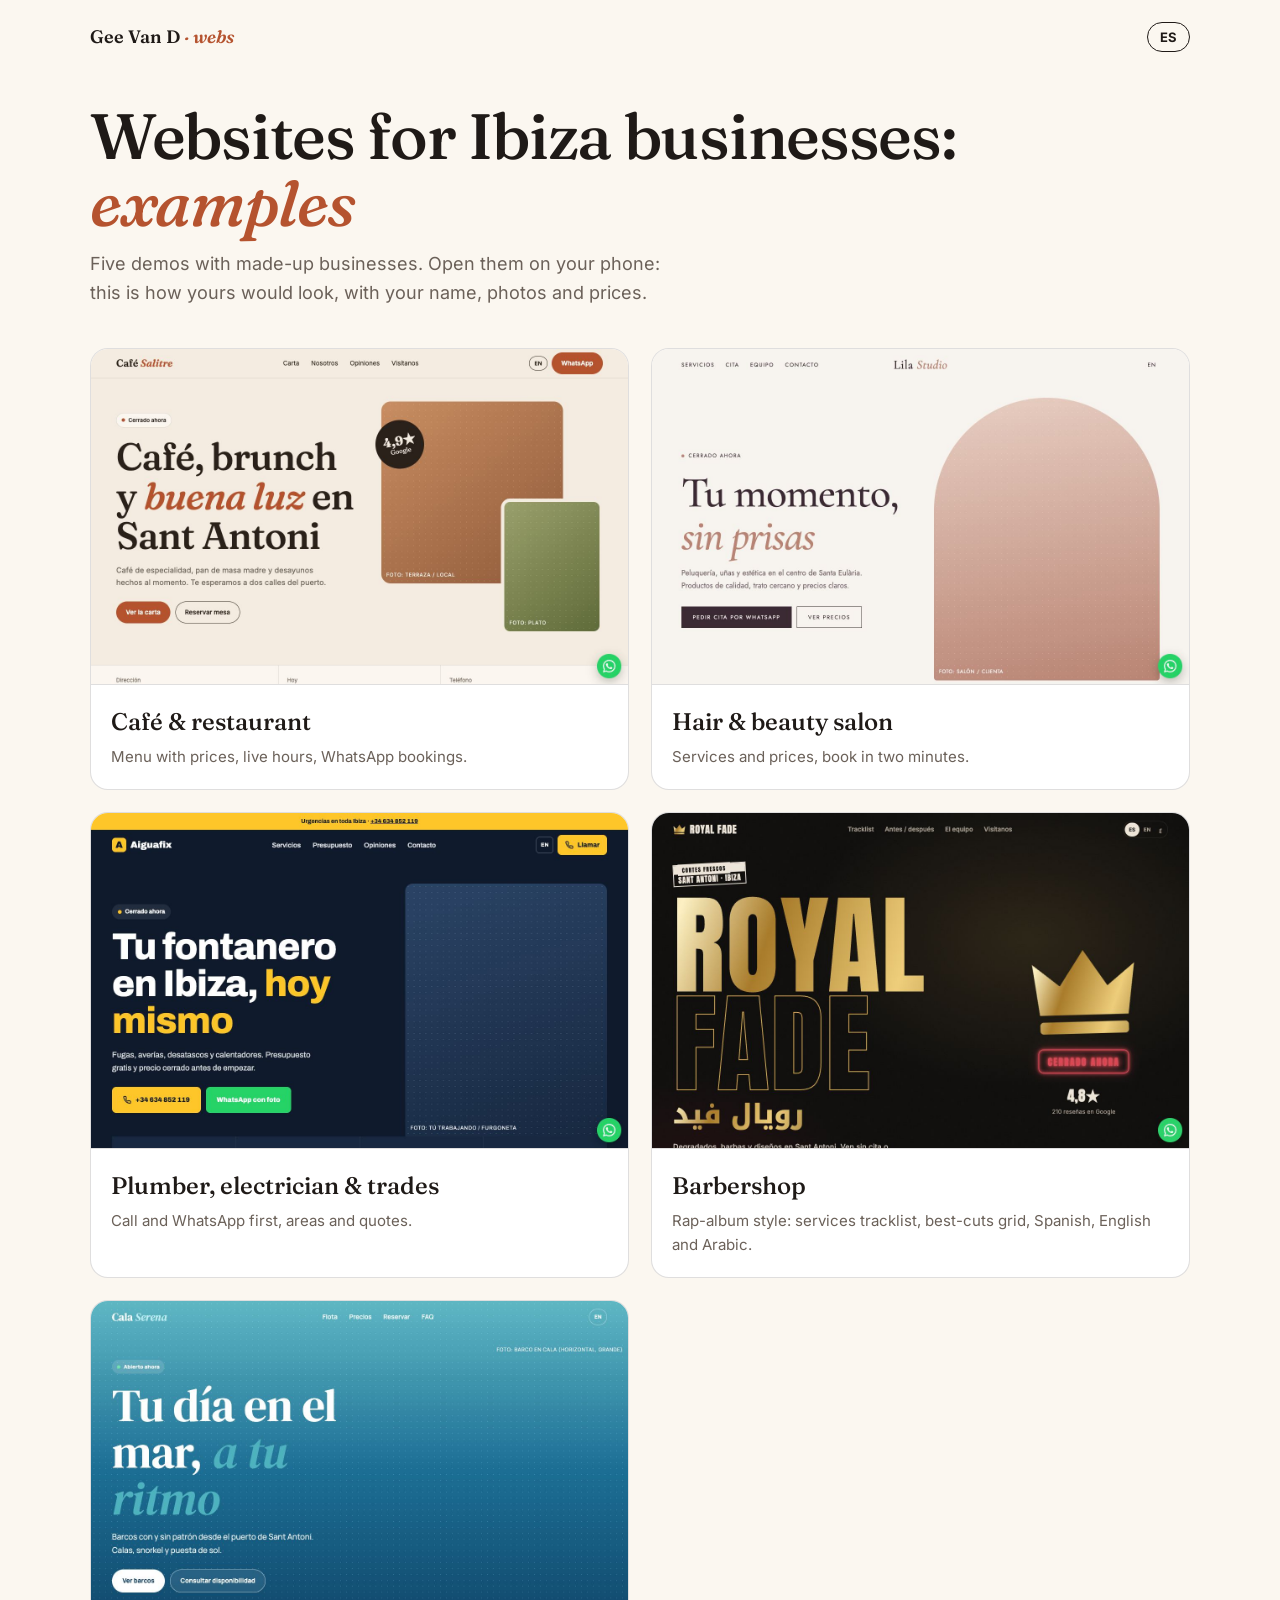
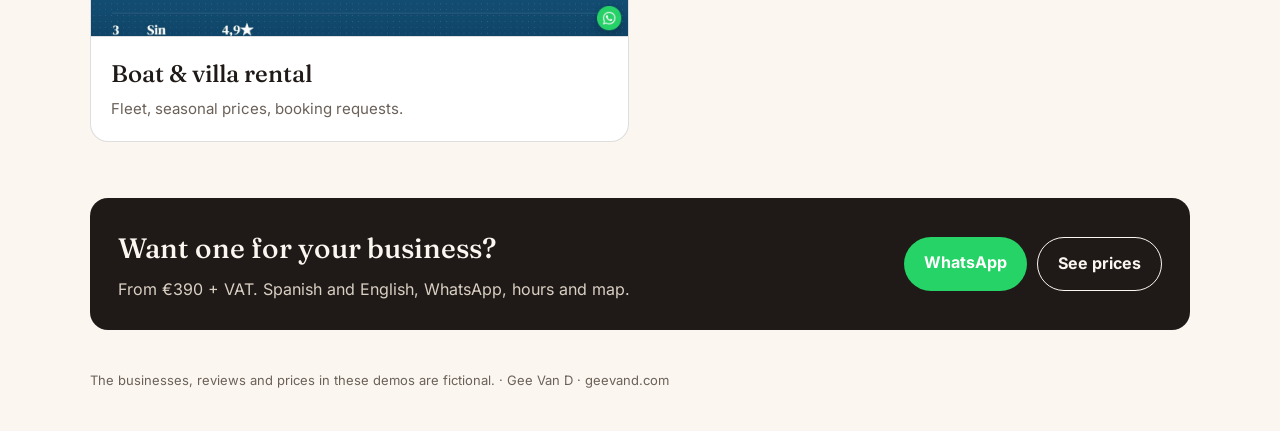
<file: index.html>
<!doctype html>
<html lang="es">
<head>
<meta charset="utf-8">
<meta name="robots" content="noindex, nofollow">
<link rel="icon" href="data:,">
<meta name="viewport" content="width=device-width, initial-scale=1">
<title>Gee Van D · Demos de webs para negocios de Ibiza</title>
<meta name="description" content="Ejemplos de webs para negocios locales de Ibiza: café, salón de belleza, oficios y alquiler de barcos.">
<style>
  @font-face { font-family: "Fraunces"; src: url(cafe/fonts/fraunces-latin-wght-normal.woff2) format("woff2"); font-weight: 100 900; }
  @font-face { font-family: "Fraunces"; src: url(cafe/fonts/fraunces-latin-wght-italic.woff2) format("woff2"); font-weight: 100 900; font-style: italic; }
  @font-face { font-family: "Inter"; src: url(cafe/fonts/inter-latin-wght-normal.woff2) format("woff2"); font-weight: 100 900; }
  :root { --ink: #1f1a17; --muted: #6b6159; --paper: #fbf7f0; --terra: #b5532f; --line: rgba(31,26,23,.14); }
  * { box-sizing: border-box; }
  body { margin: 0; background: var(--paper); color: var(--ink); font: 16px/1.6 "Inter", system-ui, sans-serif; }
  html[data-lang="es"] [lang="en"], html[data-lang="en"] [lang="es"], html:not([data-lang]) [lang="en"] { display: none !important; }
  .wrap { width: min(1100px, 100% - 32px); margin-inline: auto; }
  header { display: flex; justify-content: space-between; align-items: center; padding: 22px 0; }
  .brand { font-family: "Fraunces", serif; font-weight: 600; font-size: 18px; }
  .brand i { color: var(--terra); }
  button.lang { border: 1.5px solid var(--ink); background: none; border-radius: 99px; padding: 6px 12px; font: 700 13px "Inter", sans-serif; cursor: pointer; color: var(--ink); }
  h1 { font-family: "Fraunces", Georgia, serif; font-weight: 500; font-size: clamp(36px, 6vw, 64px); line-height: 1.05; letter-spacing: -.02em; margin: 28px 0 14px; }
  h1 em { color: var(--terra); }
  .lead { font-size: 18px; color: var(--muted); max-width: 52ch; margin: 0 0 40px; }
  .grid { display: grid; grid-template-columns: repeat(2, 1fr); gap: 22px; }
  .card { display: block; text-decoration: none; color: inherit; background: #fff; border: 1px solid var(--line); border-radius: 18px; overflow: hidden; transition: transform .2s, box-shadow .2s; }
  .card:hover { transform: translateY(-3px); box-shadow: 0 12px 30px rgba(0,0,0,.08); }
  .card img { display: block; width: 100%; aspect-ratio: 16 / 10; object-fit: cover; object-position: top; border-bottom: 1px solid var(--line); }
  .card div { padding: 18px 20px 20px; }
  .card h2 { font-family: "Fraunces", serif; font-weight: 500; font-size: 24px; margin: 0 0 4px; }
  .card p { margin: 0; color: var(--muted); font-size: 15px; }
  .cta { margin: 56px 0 40px; padding: 28px; border-radius: 18px; background: var(--ink); color: var(--paper); display: flex; justify-content: space-between; align-items: center; gap: 20px; flex-wrap: wrap; }
  .cta h2 { font-family: "Fraunces", serif; font-weight: 500; font-size: 28px; margin: 0; }
  .cta p { margin: 6px 0 0; color: #d9cfc3; }
  .btns { display: flex; gap: 10px; flex-wrap: wrap; }
  .btn { display: inline-block; padding: 13px 20px; border-radius: 99px; text-decoration: none; font-weight: 700; }
  .btn.wa { background: #25D366; color: #fff; }
  .btn.pdf { border: 1.5px solid var(--paper); color: var(--paper); }
  footer { padding: 0 0 40px; font-size: 13px; color: var(--muted); }
  @media (max-width: 760px) { .grid { grid-template-columns: 1fr; } }
</style>
</head>
<body>
<div class="wrap">
  <header>
    <div class="brand">Gee Van D <i>· webs</i></div>
    <button class="lang" type="button" id="lang">EN</button>
  </header>

  <h1><span lang="es">Webs para negocios de Ibiza: <em>ejemplos</em></span><span lang="en">Websites for Ibiza businesses: <em>examples</em></span></h1>
  <p class="lead"><span lang="es">Cinco demos con negocios inventados. Ábrelas en el móvil: así quedaría la tuya, con tu nombre, tus fotos y tus precios.</span><span lang="en">Five demos with made-up businesses. Open them on your phone: this is how yours would look, with your name, photos and prices.</span></p>

  <div class="grid">
    <a class="card" href="cafe/"><img src="thumbs/cafe.jpg" alt="" loading="lazy"><div><h2><span lang="es">Café y restaurante</span><span lang="en">Café &amp; restaurant</span></h2><p><span lang="es">Carta con precios, horario en vivo, reservas por WhatsApp.</span><span lang="en">Menu with prices, live hours, WhatsApp bookings.</span></p></div></a>
    <a class="card" href="salon/"><img src="thumbs/salon.jpg" alt="" loading="lazy"><div><h2><span lang="es">Peluquería y estética</span><span lang="en">Hair &amp; beauty salon</span></h2><p><span lang="es">Lista de servicios y precios, cita en dos minutos.</span><span lang="en">Services and prices, book in two minutes.</span></p></div></a>
    <a class="card" href="trades/"><img src="thumbs/trades.jpg" alt="" loading="lazy"><div><h2><span lang="es">Fontanero, electricista y oficios</span><span lang="en">Plumber, electrician &amp; trades</span></h2><p><span lang="es">Llamada y WhatsApp primero, zonas y presupuesto.</span><span lang="en">Call and WhatsApp first, areas and quotes.</span></p></div></a>
    <a class="card" href="barber/"><img src="thumbs/barber.jpg" alt="" loading="lazy"><div><h2><span lang="es">Barbería</span><span lang="en">Barbershop</span></h2><p><span lang="es">Estilo disco de rap: tracklist de servicios, galería de cortes, español, inglés y árabe.</span><span lang="en">Rap-album style: services tracklist, best-cuts grid, Spanish, English and Arabic.</span></p></div></a>
    <a class="card" href="rental/"><img src="thumbs/rental.jpg" alt="" loading="lazy"><div><h2><span lang="es">Alquiler de barcos y villas</span><span lang="en">Boat &amp; villa rental</span></h2><p><span lang="es">Flota, precios por temporada, solicitud de reserva.</span><span lang="en">Fleet, seasonal prices, booking requests.</span></p></div></a>
  </div>

  <div class="cta">
    <div>
      <h2><span lang="es">¿Quieres la tuya?</span><span lang="en">Want one for your business?</span></h2>
      <p><span lang="es">Desde 390 € + IVA. Español e inglés, WhatsApp, horario y mapa.</span><span lang="en">From €390 + VAT. Spanish and English, WhatsApp, hours and map.</span></p>
    </div>
    <div class="btns">
      <a class="btn wa" id="wa" href="https://wa.me/34634852119" target="_blank" rel="noopener">WhatsApp</a>
      <a class="btn pdf" href="Gee-Van-D-Webs-Ibiza-Precios.pdf" target="_blank" rel="noopener"><span lang="es">Ver precios</span><span lang="en">See prices</span></a>
    </div>
  </div>

  <footer><span lang="es">Los negocios, reseñas y precios de las demos son ficticios.</span><span lang="en">The businesses, reviews and prices in these demos are fictional.</span> · Gee Van D · geevand.com</footer>
</div>
<script>
  (function () {
    var root = document.documentElement, btn = document.getElementById('lang'), wa = document.getElementById('wa');
    var msg = { es: 'Hola Gee, he visto las demos y me interesa una web.', en: "Hi Gee, I saw the demos and I'm interested in a website." };
    function set(l) {
      root.setAttribute('data-lang', l); root.lang = l; btn.textContent = l === 'es' ? 'EN' : 'ES';
      wa.href = 'https://wa.me/34634852119?text=' + encodeURIComponent(msg[l]);
      try { localStorage.setItem('lang', l); } catch (e) {}
    }
    var saved; try { saved = localStorage.getItem('lang'); } catch (e) {}
    set(saved === 'es' || saved === 'en' ? saved : ((navigator.language || 'es').toLowerCase().indexOf('es') === 0 ? 'es' : 'en'));
    btn.addEventListener('click', function () { set(root.getAttribute('data-lang') === 'es' ? 'en' : 'es'); });
  })();
</script>
</body>
</html>
</file>
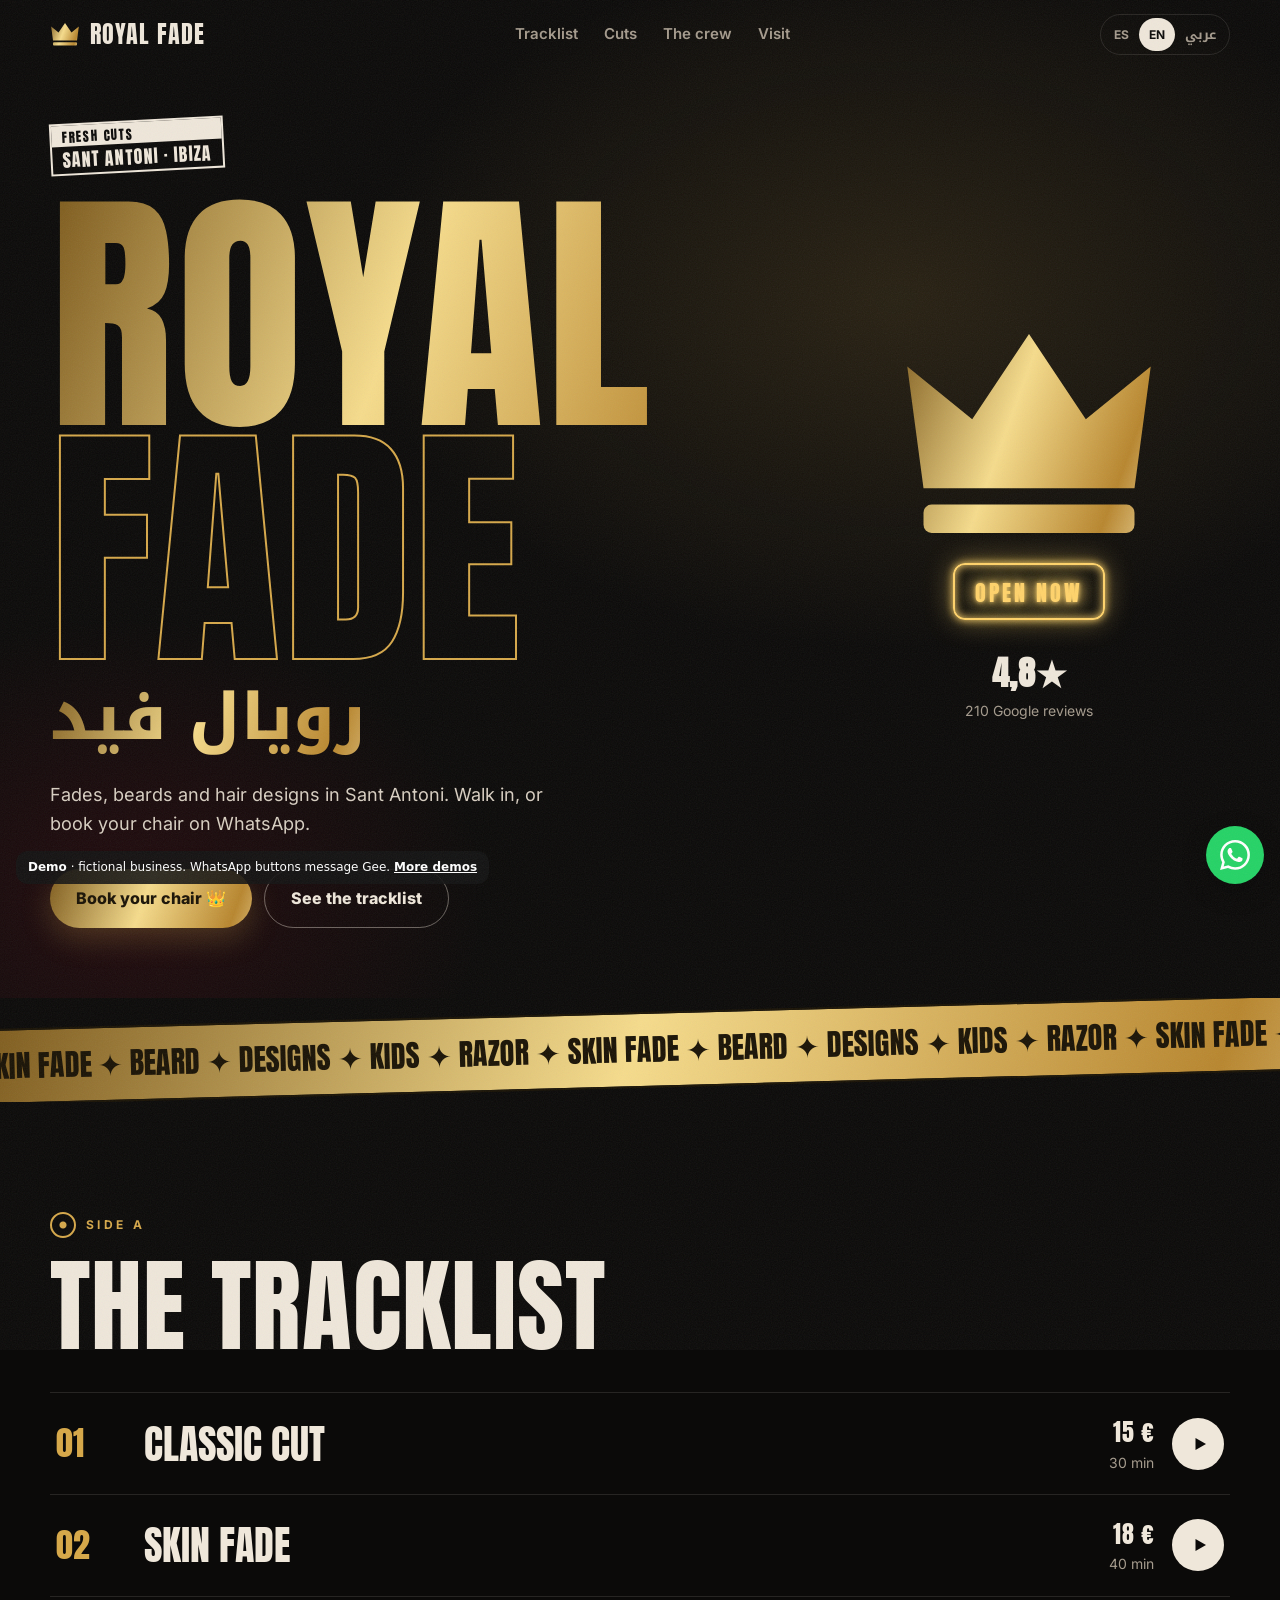
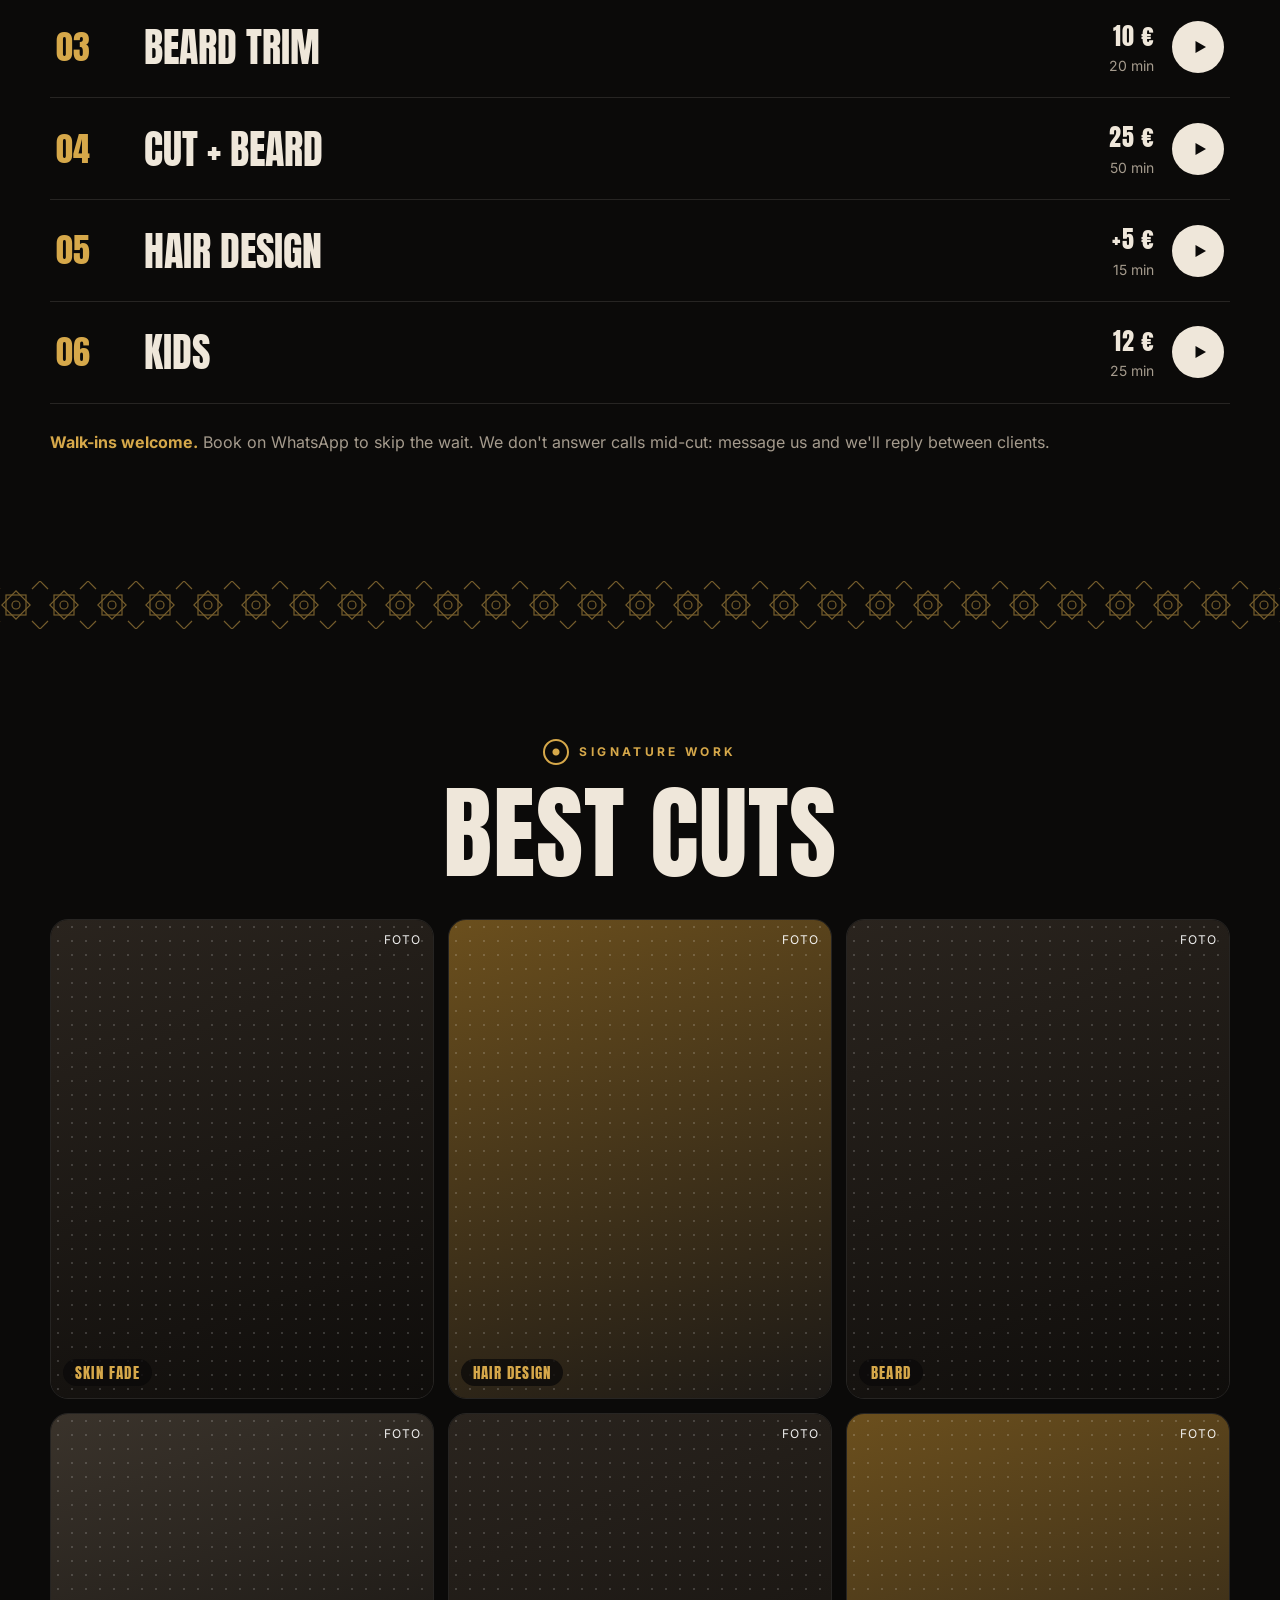
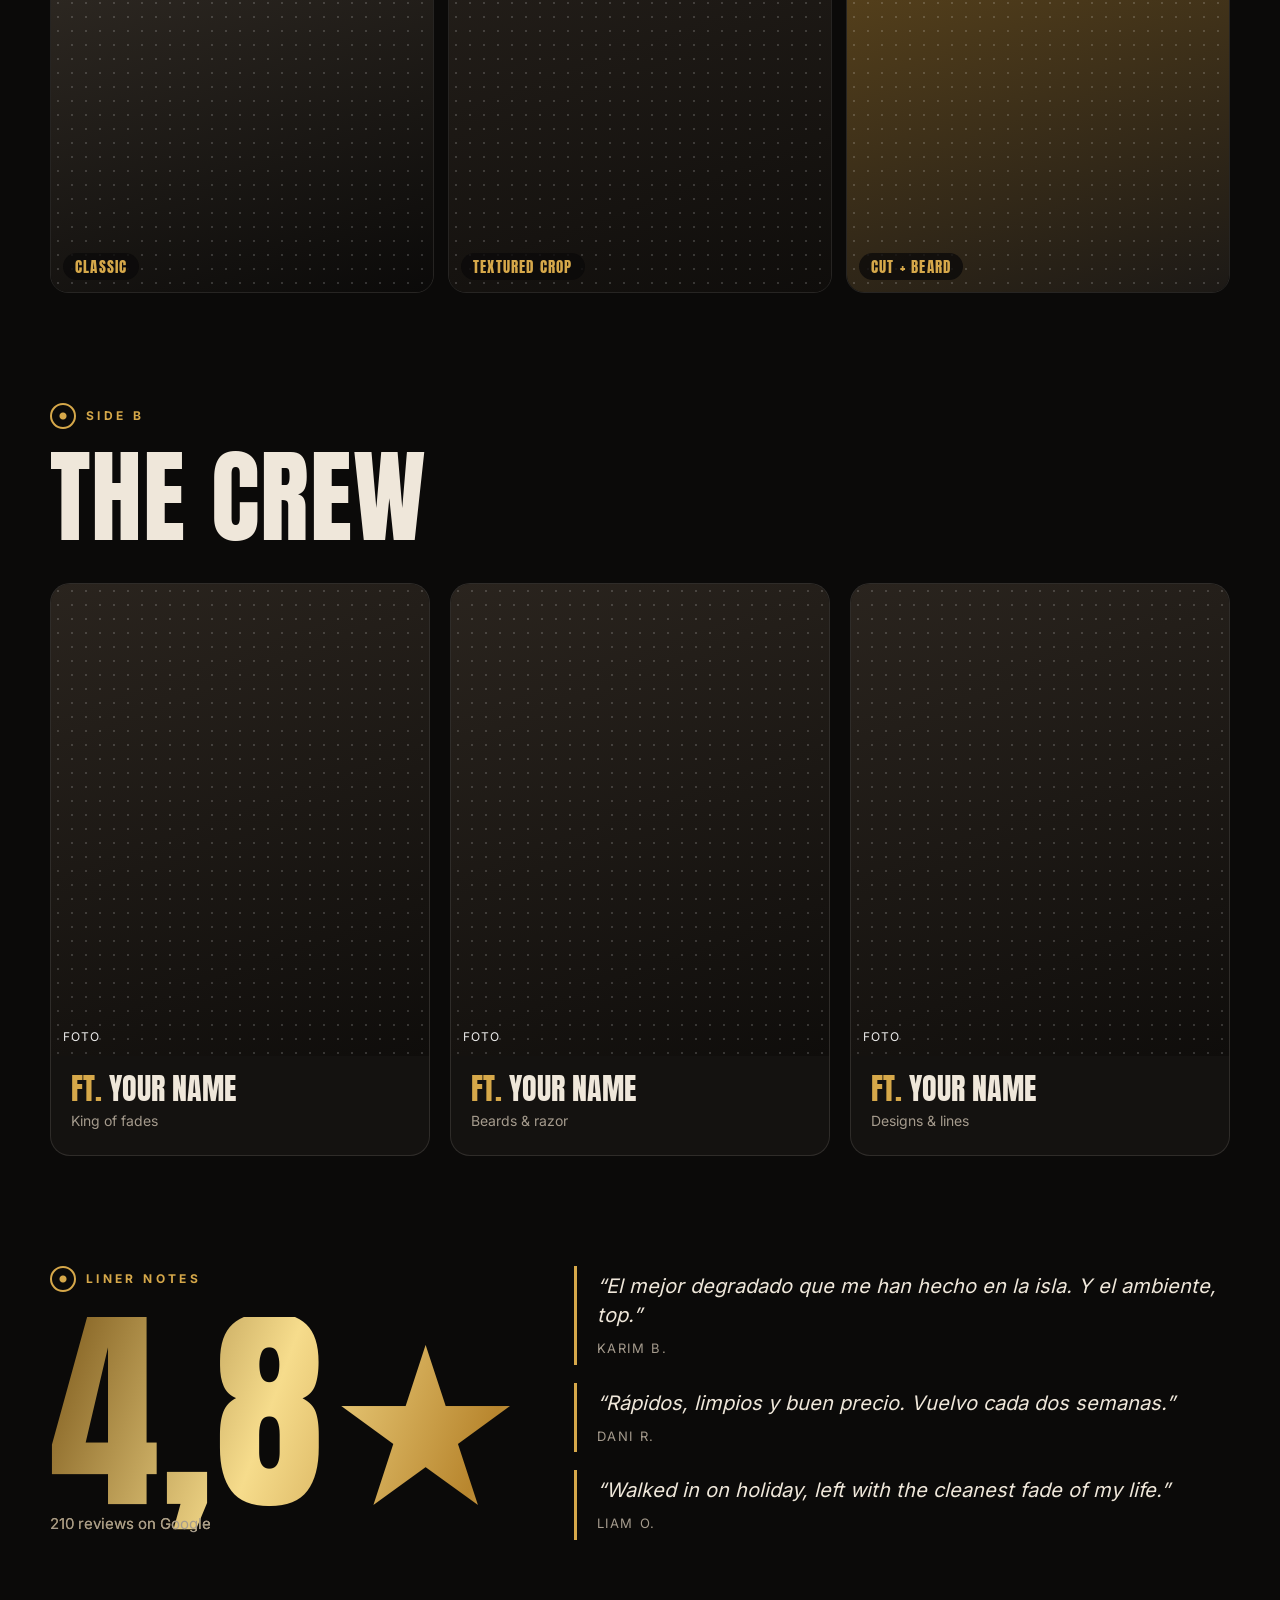
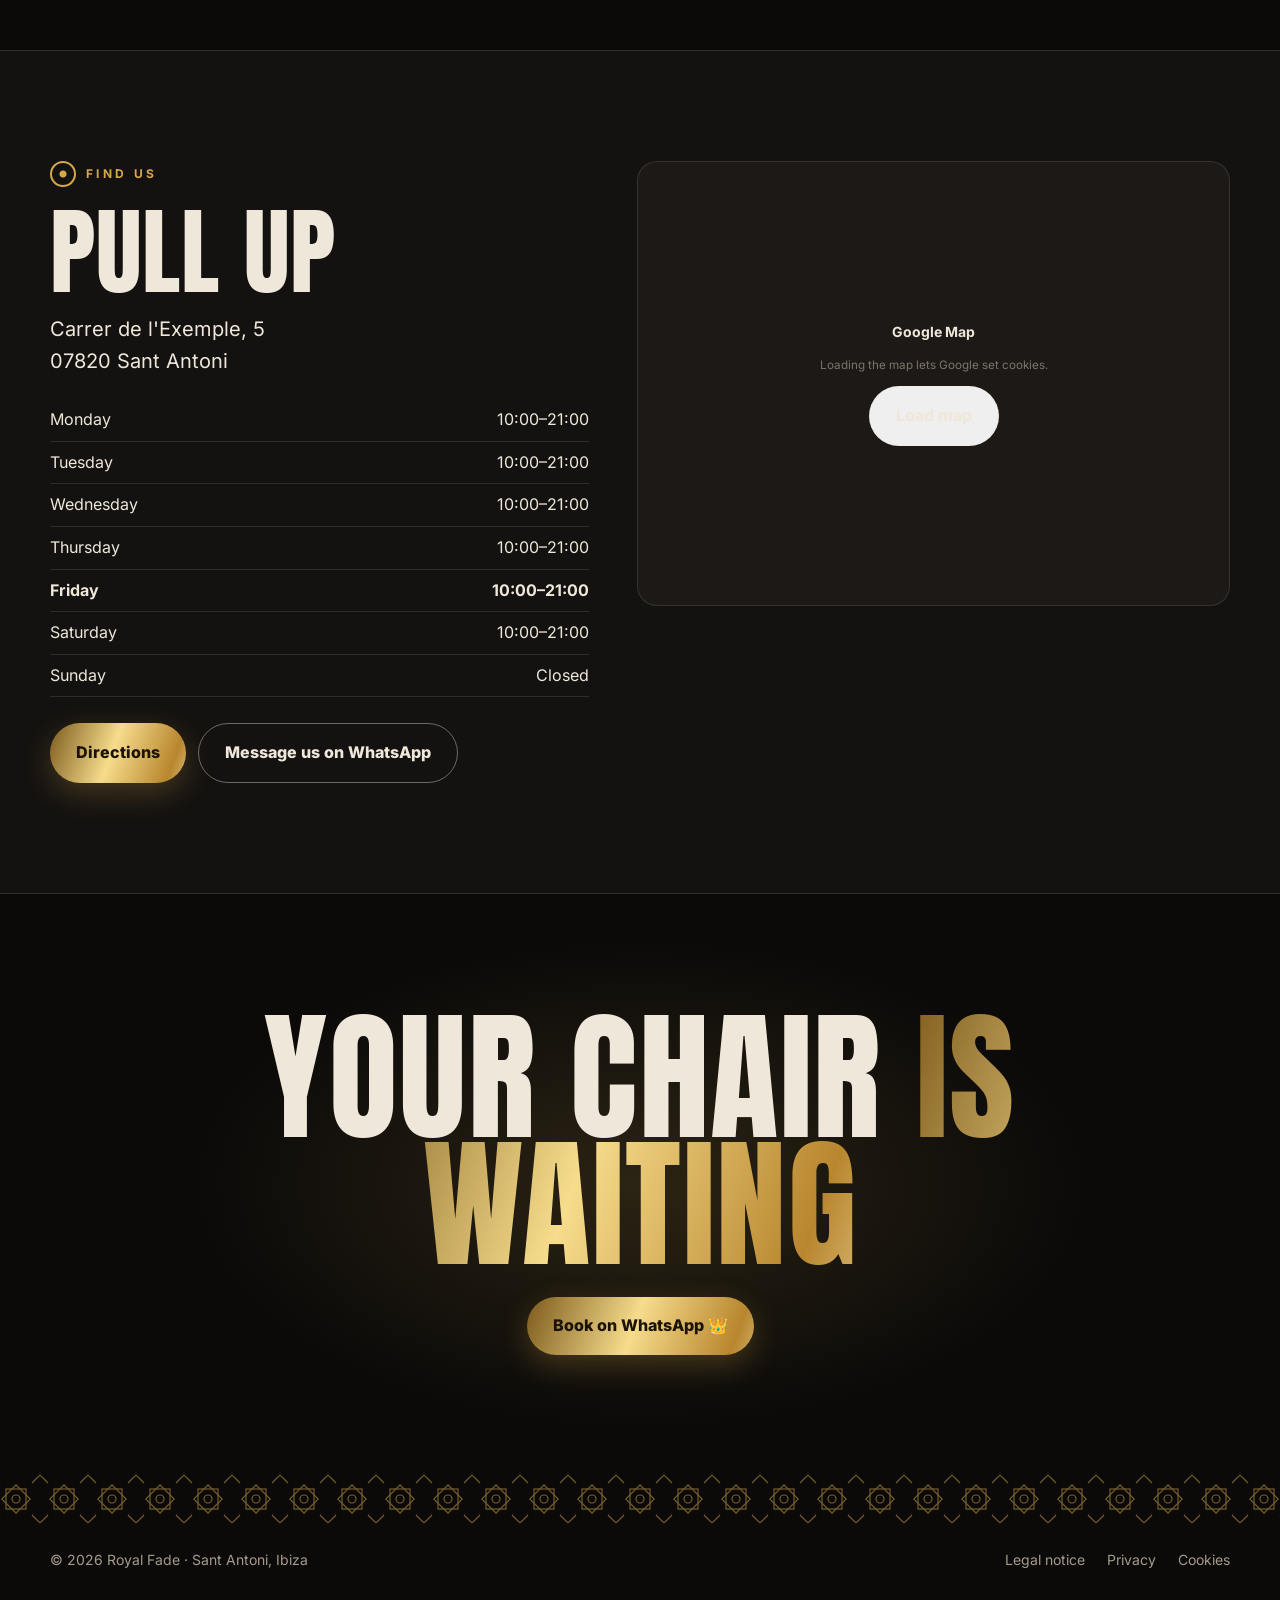
<file: barber/index.html>
<!doctype html>
<html lang="es">
<head>
<meta charset="utf-8">
<meta name="robots" content="noindex, nofollow">
<link rel="icon" href="data:,">
<meta name="viewport" content="width=device-width, initial-scale=1">
<title>Royal Fade · Barbería en Sant Antoni, Ibiza</title>
<meta name="description" content="Royal Fade: degradados, barbas y diseños en Sant Antoni, Ibiza. Sin cita o reservando por WhatsApp.">
<meta property="og:title" content="Royal Fade · Barbería en Sant Antoni">
<meta property="og:description" content="Degradados, barbas y diseños. Reserva tu silla por WhatsApp.">
<meta name="theme-color" content="#0b0a09">
<script>document.documentElement.classList.add('js')</script>
<!-- EDIT: business details. Opening hours here drive the neon open/closed sign and the hours list. -->
<script type="application/ld+json">
{
  "@context": "https://schema.org",
  "@type": "BarberShop",
  "name": "Royal Fade",
  "telephone": "+34 634 852 119",
  "priceRange": "€",
  "address": { "@type": "PostalAddress", "streetAddress": "Carrer de l'Exemple, 5", "addressLocality": "Sant Antoni", "postalCode": "07820", "addressRegion": "Illes Balears", "addressCountry": "ES" },
  "openingHoursSpecification": [
  {
    "@type": "OpeningHoursSpecification",
    "dayOfWeek": [
      "Monday",
      "Tuesday",
      "Wednesday",
      "Thursday",
      "Friday",
      "Saturday"
    ],
    "opens": "10:00",
    "closes": "21:00"
  }
]
}
</script>
<script>
  window.SITE = {
    whatsapp: "34634852119",
    phone: "+34 634 852 119",
    mapQuery: "Carrer de l'Exemple, 5, Sant Antoni, Ibiza",
    langs: ["es", "en", "ar"],
    waText: { es: "Hola Royal Fade, quería reservar silla 👑", en: "Hi Royal Fade, I'd like to book a chair 👑", ar: "مرحبًا Royal Fade، أريد حجز موعد 👑" }
  };
</script>
<link rel="preload" href="fonts/anton-latin-400-normal.woff2" as="font" type="font/woff2" crossorigin>
<link rel="stylesheet" href="base.css">
<style>
  @font-face { font-family: "Anton"; src: url(fonts/anton-latin-400-normal.woff2) format("woff2"); font-display: swap; }
  @font-face { font-family: "Inter"; src: url(fonts/inter-latin-wght-normal.woff2) format("woff2"); font-weight: 100 900; font-display: swap; }
  @font-face { font-family: "Kufi"; src: url(fonts/noto-kufi-arabic-arabic-wght-normal.woff2) format("woff2"); font-weight: 100 900; font-display: swap; }

  :root {
    --black: #0b0a09; --coal: #141210; --coal-2: #1c1916; --bone: #efe7da; --muted: #a59b8d;
    --gold: #d6a84a; --red: #c8102e; --line: rgba(239,231,218,.12);
    --foil: linear-gradient(110deg, #7d5a1c 0%, #f6dc8c 20%, #b8862e 38%, #fff3c4 50%, #a87a26 62%, #f0cf78 80%, #7d5a1c 100%);
    --display: "Anton", "Arial Narrow", Impact, sans-serif;
    --sans: "Inter", system-ui, sans-serif;
    --kufi: "Kufi", "Noto Kufi Arabic", "Geeza Pro", sans-serif;
    --map-bg: #1c1916;
    --zellige: url("data:image/svg+xml,%3Csvg xmlns='http://www.w3.org/2000/svg' width='48' height='48' viewBox='0 0 48 48'%3E%3Cg fill='none' stroke='%23d6a84a' stroke-width='1.2' opacity='.75'%3E%3Crect x='14' y='14' width='20' height='20'/%3E%3Crect x='14' y='14' width='20' height='20' transform='rotate(45 24 24)'/%3E%3Ccircle cx='24' cy='24' r='4'/%3E%3Cpath d='M0 0l8 8M48 0l-8 8M0 48l8-8M48 48l-8-8'/%3E%3C/g%3E%3C/svg%3E");
    --grain: url("data:image/svg+xml,%3Csvg xmlns='http://www.w3.org/2000/svg' width='180' height='180'%3E%3Cfilter id='n'%3E%3CfeTurbulence type='fractalNoise' baseFrequency='.85' numOctaves='3' stitchTiles='stitch'/%3E%3C/filter%3E%3Crect width='100%25' height='100%25' filter='url(%23n)'/%3E%3C/svg%3E");
    --crown: url("data:image/svg+xml,%3Csvg xmlns='http://www.w3.org/2000/svg' viewBox='0 0 64 52'%3E%3Cpath d='M6 40 2 10l16 13L32 2l14 21 16-13-4 30z'/%3E%3Crect x='6' y='44' width='52' height='7' rx='2'/%3E%3C/svg%3E");
  }
  body { background: var(--black); color: var(--bone); font: 16px/1.6 var(--sans); }
  html[data-lang="ar"] body { font-family: var(--kufi), var(--sans); }
  body::after { content: ""; position: fixed; inset: -50%; z-index: 100; pointer-events: none; background-image: var(--grain); opacity: .07; animation: grain 1.2s steps(6) infinite; }
  @keyframes grain { 0% { transform: translate(0,0) } 20% { transform: translate(-3%,2%) } 40% { transform: translate(2%,-3%) } 60% { transform: translate(-2%,-1%) } 80% { transform: translate(3%,3%) } 100% { transform: translate(0,0) } }
  .wrap { width: min(1180px, 100% - 32px); margin-inline: auto; }
  .display { font-family: var(--display); text-transform: uppercase; letter-spacing: .01em; line-height: .9; font-weight: 400; }
  html[data-lang="ar"] .display [lang="ar"] { font-family: var(--kufi); font-weight: 800; line-height: 1.2; }
  .foil { background: var(--foil); background-size: 250% 100%; -webkit-background-clip: text; background-clip: text; color: transparent; animation: foil 6s linear infinite; }
  @keyframes foil { to { background-position: 250% 0; } }
  .side { display: inline-flex; align-items: center; gap: 10px; font: 700 12px/1 var(--sans); letter-spacing: .28em; text-transform: uppercase; color: var(--gold); }
  .side::before { content: ""; width: 26px; height: 26px; border-radius: 50%; border: 2px solid var(--gold); background: radial-gradient(circle, var(--gold) 0 3px, transparent 4px); }
  html[data-lang="ar"] .side { letter-spacing: 0; font-family: var(--kufi); font-size: 14px; }
  .btn { display: inline-flex; align-items: center; justify-content: center; gap: 10px; padding: 16px 26px; border-radius: 999px; font-weight: 800; font-size: 16px; text-decoration: none; transition: transform .15s, box-shadow .2s; }
  .btn:hover { transform: translateY(-2px); }
  .btn-gold { background: var(--foil); background-size: 250% 100%; animation: foil 6s linear infinite; color: #1a1306; box-shadow: 0 10px 30px rgba(214,168,74,.25); }
  .btn-line { border: 1.5px solid rgba(239,231,218,.4); color: var(--bone); }
  .btn-line:hover { border-color: var(--gold); color: var(--gold); }

  /* Header */
  header { position: fixed; inset: 0 0 auto 0; z-index: 50; transition: background .3s; }
  header.solid { background: rgba(11,10,9,.86); backdrop-filter: blur(10px); -webkit-backdrop-filter: blur(10px); border-bottom: 1px solid var(--line); }
  .nav { display: flex; align-items: center; justify-content: space-between; height: 68px; gap: 14px; }
  .logo { display: flex; align-items: center; gap: 10px; text-decoration: none; font-family: var(--display); font-size: 24px; letter-spacing: .04em; text-transform: uppercase; }
  .logo { white-space: nowrap; }
  @media (max-width: 900px) { .logo { font-size: 18px; gap: 8px; } .logo .crown { width: 24px; height: 19px; } }
  .crown { display: inline-block; width: 30px; height: 24px; background: var(--foil); background-size: 250% 100%; animation: foil 6s linear infinite; -webkit-mask: var(--crown) center / contain no-repeat; mask: var(--crown) center / contain no-repeat; }
  .nav-links { display: flex; gap: 26px; }
  .nav-links a { text-decoration: none; font-weight: 600; font-size: 15px; color: var(--muted); }
  .nav-links a:hover { color: var(--gold); }
  .nav-right { display: flex; align-items: center; gap: 8px; }
  .langs { display: flex; border: 1px solid var(--line); border-radius: 999px; padding: 3px; }
  .langs button { background: none; border: 0; color: var(--muted); font: 700 12px var(--sans); padding: 6px 10px; border-radius: 999px; }
  .langs button[data-lang-set="ar"] { font-family: var(--kufi); font-size: 13px; padding-block: 4px; }
  .langs button.active { background: var(--bone); color: var(--black); }

  /* Hero */
  .hero { position: relative; min-height: 100vh; min-height: 100svh; display: flex; align-items: center; padding: 120px 0 70px; overflow: hidden;
    background: radial-gradient(60% 50% at 70% 30%, rgba(214,168,74,.14), transparent 70%), radial-gradient(40% 40% at 10% 90%, rgba(200,16,46,.12), transparent 70%); }
  .hero-grid { display: grid; grid-template-columns: 1.3fr .7fr; gap: 32px; align-items: center; }
  .sticker { display: inline-flex; flex-direction: column; border: 2px solid var(--bone); font-family: var(--display); text-transform: uppercase; line-height: 1; margin-bottom: 26px; transform: rotate(-3deg); }
  .sticker span:first-child { background: var(--bone); color: var(--black); padding: 5px 10px 3px; font-size: 13px; letter-spacing: .14em; }
  .sticker span:last-child { padding: 5px 10px 4px; font-size: 18px; letter-spacing: .06em; }
  .title { font-size: clamp(96px, 27vw, 260px); margin: 0; }
  .title .w2 { display: block; color: transparent; -webkit-text-stroke: 2px var(--gold); }
  .title .w1 { display: block; }
  .arname { font-family: var(--kufi); font-weight: 800; font-size: clamp(30px, 6vw, 64px); line-height: 1.3; margin: 10px 0 0; direction: rtl; unicode-bidi: isolate; display: inline-block; }
  .lead { font-size: 18px; color: #d8cfc2; max-width: 46ch; margin: 22px 0 30px; }
  .actions { display: flex; flex-wrap: wrap; gap: 12px; }
  .hero-side { display: grid; justify-items: center; gap: 26px; text-align: center; }
  .big-crown { width: min(260px, 60vw); aspect-ratio: 64 / 52; background: var(--foil); background-size: 250% 100%; animation: foil 6s linear infinite, float 6s ease-in-out infinite; -webkit-mask: var(--crown) center / contain no-repeat; mask: var(--crown) center / contain no-repeat; filter: drop-shadow(0 20px 40px rgba(214,168,74,.35)); }
  @keyframes float { 50% { transform: translateY(-10px) rotate(-2deg); } }

  /* Neon sign */
  .neon { font-family: var(--display); text-transform: uppercase; letter-spacing: .14em; font-size: 22px; padding: 10px 20px 8px; border: 2px solid currentColor; border-radius: 12px; color: #ff4f5e;
    text-shadow: 0 0 4px currentColor, 0 0 14px currentColor, 0 0 28px currentColor; box-shadow: 0 0 8px currentColor, 0 0 24px rgba(255,79,94,.35), inset 0 0 10px currentColor; opacity: .85; }
  .neon.is-open { color: #ffd36b; box-shadow: 0 0 8px currentColor, 0 0 28px rgba(255,211,107,.45), inset 0 0 10px currentColor; animation: flicker 2.6s linear 1, hum 4s ease-in-out 2.6s infinite; opacity: 1; }
  html[data-lang="ar"] .neon { font-family: var(--kufi); font-weight: 800; letter-spacing: 0; }
  @keyframes flicker { 0%, 8%, 12%, 30%, 34%, 100% { opacity: 1 } 10%, 32% { opacity: .2 } 60% { opacity: .9 } 62% { opacity: .4 } 64% { opacity: 1 } }
  @keyframes hum { 50% { opacity: .88 } }
  .rating { font-size: 14px; color: var(--muted); }
  .rating b { font-family: var(--display); font-size: 34px; color: var(--bone); display: block; letter-spacing: .02em; }

  /* Ticker */
  .ticker { background: var(--foil); background-size: 250% 100%; animation: foil 8s linear infinite; color: #1a1306; overflow: hidden; border-block: 2px solid #1a1306; transform: rotate(-1.5deg); margin-inline: -20px; }
  .ticker-wrap { overflow: hidden; padding: 14px 0; }
  .ticker-track { display: flex; width: max-content; animation: tick 28s linear infinite; }
  .ticker-track span { font-family: var(--display); text-transform: uppercase; font-size: 30px; padding: 12px 0; white-space: nowrap; }
  html[data-lang="ar"] .ticker-track span { font-family: var(--kufi); font-weight: 800; font-size: 26px; }
  @keyframes tick { to { transform: translateX(-50%); } }
  html[dir="rtl"] .ticker-track { animation-name: tick-rtl; }
  @keyframes tick-rtl { to { transform: translateX(50%); } }

  section { padding: 110px 0; position: relative; }
  .sec-head { display: flex; justify-content: space-between; align-items: end; gap: 20px; flex-wrap: wrap; margin-bottom: 40px; }
  .sec-head h2 { font-size: clamp(48px, 8vw, 104px); margin: 14px 0 0; }
  .zellige { height: 48px; background: var(--zellige) center / 48px 48px repeat-x; opacity: .7; }

  /* Tracklist */
  .tracks { border-top: 1px solid var(--line); }
  .track { display: grid; grid-template-columns: 70px 1fr auto auto; align-items: center; gap: 18px; padding: 20px 6px; border-bottom: 1px solid var(--line); transition: background .25s; }
  .track:hover { background: linear-gradient(90deg, rgba(214,168,74,.10), transparent); }
  .track .no { font-family: var(--display); font-size: 34px; color: var(--gold); }
  .track .name { font-family: var(--display); text-transform: uppercase; font-size: clamp(24px, 3.4vw, 40px); line-height: 1; }
  html[data-lang="ar"] .track .name { font-family: var(--kufi); font-weight: 800; font-size: clamp(20px, 3vw, 32px); line-height: 1.3; }
  .track .meta { color: var(--muted); font-size: 14px; text-align: end; white-space: nowrap; }
  .track .meta b { display: block; color: var(--bone); font-family: var(--display); font-size: 24px; font-weight: 400; letter-spacing: .02em; }
  .play { width: 52px; height: 52px; border-radius: 50%; display: grid; place-items: center; background: var(--bone); color: var(--black); text-decoration: none; transition: transform .2s, background .2s; }
  .play:hover { transform: scale(1.08); background: var(--gold); }
  .play svg { width: 18px; height: 18px; margin-inline-start: 3px; }
  html[dir="rtl"] .play svg { transform: scaleX(-1); }
  .walkin { margin-top: 26px; color: var(--muted); }
  .walkin b { color: var(--gold); }

  /* Best cuts */
  .cuts { display: grid; grid-template-columns: repeat(3, 1fr); gap: 14px; }
  .cut { position: relative; aspect-ratio: 4 / 5; border-radius: 18px; overflow: hidden; border: 1px solid var(--line); margin: 0; }
  .cut .ph { position: absolute; inset: 0; transition: transform .6s ease; --ph: linear-gradient(160deg, #2a241e, #0f0d0b); }
  .cut:nth-child(2) .ph, .cut:nth-child(6) .ph { --ph: linear-gradient(160deg, #6b4f1d, #1c1916); }
  .cut:nth-child(4) .ph { --ph: linear-gradient(160deg, #3a332b, #0b0a09); }
  .cut:hover .ph { transform: scale(1.05); }
  .cut figcaption { position: absolute; left: 12px; bottom: 12px; z-index: 1; background: rgba(11,10,9,.78); padding: 6px 12px; border-radius: 99px; font: 400 15px/1 var(--display); letter-spacing: .08em; text-transform: uppercase; color: var(--gold); }
  html[dir="rtl"] .cut figcaption { left: auto; right: 12px; }
  html[data-lang="ar"] .cut figcaption { font-family: var(--kufi); font-weight: 700; font-size: 13px; letter-spacing: 0; line-height: 1.4; }
  .cut .ph > span { position: absolute; top: 0; right: 0; }
  .cuts-note { text-align: center; color: var(--muted); font-size: 14px; margin-top: 16px; }

  /* Crew */
  .crew { display: grid; grid-template-columns: repeat(3, 1fr); gap: 20px; }
  .member { background: var(--coal); border: 1px solid var(--line); border-radius: 20px; overflow: hidden; }
  .member .ph { aspect-ratio: 4 / 5; --ph: linear-gradient(160deg, #2a241e, #0f0d0b); }
  .member div.txt { padding: 18px 20px 22px; }
  .member .ft { font-family: var(--display); text-transform: uppercase; font-size: 30px; line-height: 1; }
  .member .ft i { font-style: normal; color: var(--gold); }
  html[data-lang="ar"] .member .ft { font-family: var(--kufi); font-weight: 800; font-size: 24px; line-height: 1.4; }
  .member p { margin: 6px 0 0; color: var(--muted); font-size: 14px; }

  /* Liner notes */
  .notes { display: grid; grid-template-columns: .8fr 1.2fr; gap: 48px; align-items: start; }
  .score { font-family: var(--display); font-size: clamp(110px, 18vw, 220px); line-height: .85; }
  .score small { display: block; font-family: var(--sans); font-size: 15px; color: var(--muted); margin-top: 14px; letter-spacing: 0; text-transform: none; }
  .quotes { display: grid; gap: 18px; }
  .quote { border-inline-start: 3px solid var(--gold); padding: 6px 0 6px 20px; }
  html[dir="rtl"] .quote { padding: 6px 20px 6px 0; }
  .quote p { margin: 0; font-size: 20px; line-height: 1.45; font-style: italic; }
  .quote p, .quote cite { unicode-bidi: plaintext; }
  .track .meta, .member .ft i { unicode-bidi: isolate; direction: ltr; }
  html[dir="rtl"] .track .meta { text-align: right; }
  .quote cite { display: block; margin-top: 8px; color: var(--muted); font-style: normal; font-size: 13px; letter-spacing: .12em; text-transform: uppercase; }

  /* Visit */
  .visit { background: var(--coal); border-block: 1px solid var(--line); }
  .visit-grid { display: grid; grid-template-columns: 1fr 1.1fr; gap: 48px; }
  .visit h2 { font-size: clamp(48px, 8vw, 96px); margin: 14px 0 18px; }
  .addr { font-size: 20px; margin: 0 0 22px; }
  .visit [data-hours] li { border-color: var(--line); }
  .visit .map-box { border-radius: 20px; border: 1px solid var(--line); }
  .map-consent small { color: var(--muted); }

  .final { text-align: center; padding: 120px 0; background: radial-gradient(50% 60% at 50% 50%, rgba(214,168,74,.16), transparent 70%); }
  .final h2 { font-size: clamp(56px, 11vw, 150px); margin: 0 0 30px; }

  footer { padding: 0 0 100px; color: var(--muted); font-size: 14px; }
  footer .wrap { display: flex; justify-content: space-between; gap: 14px; flex-wrap: wrap; padding-top: 26px; }
  footer a { margin-inline-start: 18px; text-decoration: none; }
  footer a:hover { color: var(--gold); }

  @media (prefers-reduced-motion: reduce) {
    body::after, .foil, .btn-gold, .crown, .big-crown, .ticker, .ticker-track, .neon.is-open { animation: none !important; }
  }
  @media (max-width: 900px) {
    .nav-links { position: fixed; inset: 68px 0 auto 0; flex-direction: column; gap: 0; padding: 8px 16px 20px; background: var(--black); border-bottom: 1px solid var(--line); transform: translateY(-140%); transition: transform .3s; z-index: -1; }
    .nav-open .nav-links { transform: none; }
    .nav-links a { padding: 13px 0; font-size: 18px; color: var(--bone); }
    .nav-toggle { display: block; }
    .hero { padding-top: 110px; }
    .hero-grid, .notes, .visit-grid { grid-template-columns: 1fr; }
    .hero-side { grid-template-columns: auto 1fr; justify-items: start; text-align: start; align-items: center; gap: 18px; }
    .big-crown { width: 96px; }
    .hero-side .rating { grid-column: 1 / -1; }
    .crew { grid-template-columns: 1fr; }
    .cuts { grid-template-columns: 1fr 1fr; gap: 10px; }
    .member { display: grid; grid-template-columns: 120px 1fr; align-items: center; }
    .member .ph { aspect-ratio: 1; height: 100%; }
    .track { grid-template-columns: 44px 1fr auto; gap: 12px; }
    .track .meta { grid-column: 2; grid-row: 2; text-align: start; }
    .track .meta b { display: inline; margin-inline-end: 8px; }
    .track .play { grid-column: 3; grid-row: 1 / span 2; }
    .track .no { font-size: 26px; }
    section { padding: 80px 0; }
    footer a { margin: 0 18px 0 0; }
  }
</style>
</head>
<body>
<header>
  <nav class="wrap nav" aria-label="Principal">
    <a class="logo" href="#" translate="no"><span class="crown" aria-hidden="true"></span>Royal Fade</a>
    <div class="nav-links">
      <a href="#tracklist"><span lang="es">Tracklist</span><span lang="en">Tracklist</span><span lang="ar">القائمة</span></a>
      <a href="#cortes"><span lang="es">Cortes</span><span lang="en">Cuts</span><span lang="ar">القصّات</span></a>
      <a href="#crew"><span lang="es">El equipo</span><span lang="en">The crew</span><span lang="ar">الفريق</span></a>
      <a href="#visitanos"><span lang="es">Visítanos</span><span lang="en">Visit</span><span lang="ar">زورونا</span></a>
    </div>
    <div class="nav-right">
      <div class="langs" translate="no" role="group" aria-label="Idioma / Language / اللغة">
        <button type="button" data-lang-set="es">ES</button>
        <button type="button" data-lang-set="en">EN</button>
        <button type="button" data-lang-set="ar" lang="ar-MA">عربي</button>
      </div>
      <button class="nav-toggle" type="button" data-nav-toggle aria-label="Menu" aria-expanded="false"><span></span><span></span><span></span></button>
    </div>
  </nav>
</header>

<main>
  <div class="hero">
    <div class="wrap hero-grid">
      <div>
        <div class="sticker" aria-hidden="true"><span><span lang="es">Cortes frescos</span><span lang="en">Fresh cuts</span><span lang="ar">قصّات جديدة</span></span><span>Sant Antoni · Ibiza</span></div>
        <h1 class="display title" translate="no"><span class="w1 foil">Royal</span><span class="w2">Fade</span></h1>
        <p class="arname" lang="ar-MA" translate="no"><span class="foil">رويال فيد</span></p>
        <p class="lead"><span lang="es">Degradados, barbas y diseños en Sant Antoni. Ven sin cita o reserva tu silla por WhatsApp.</span><span lang="en">Fades, beards and hair designs in Sant Antoni. Walk in, or book your chair on WhatsApp.</span><span lang="ar">تدريج، لحية وتصاميم في سانت أنطوني. تعال بدون موعد أو احجز كرسيك عبر واتساب.</span></p>
        <div class="actions">
          <a class="btn btn-gold" data-wa href="#"><span lang="es">Reserva tu silla 👑</span><span lang="en">Book your chair 👑</span><span lang="ar">احجز كرسيك 👑</span></a>
          <a class="btn btn-line" href="#tracklist"><span lang="es">Ver la tracklist</span><span lang="en">See the tracklist</span><span lang="ar">شاهد القائمة</span></a>
        </div>
      </div>
      <div class="hero-side">
        <div class="big-crown" aria-hidden="true"></div>
        <span class="neon" data-open-status>Abierto ahora</span>
        <div class="rating"><b><bdi dir="ltr">4,8★</bdi></b><span lang="es">210 reseñas en Google</span><span lang="en">210 Google reviews</span><span lang="ar">210 مراجعة على Google</span></div>
      </div>
    </div>
  </div>

  <div class="ticker-wrap" aria-hidden="true"><div class="ticker">
    <div class="ticker-track">
      <span lang="es">Degradado ✦ Barba ✦ Diseños ✦ Niños ✦ Navaja ✦ Degradado ✦ Barba ✦ Diseños ✦ Niños ✦ Navaja ✦&nbsp;</span><span lang="es">Degradado ✦ Barba ✦ Diseños ✦ Niños ✦ Navaja ✦ Degradado ✦ Barba ✦ Diseños ✦ Niños ✦ Navaja ✦&nbsp;</span>
      <span lang="en">Skin fade ✦ Beard ✦ Designs ✦ Kids ✦ Razor ✦ Skin fade ✦ Beard ✦ Designs ✦ Kids ✦ Razor ✦&nbsp;</span><span lang="en">Skin fade ✦ Beard ✦ Designs ✦ Kids ✦ Razor ✦ Skin fade ✦ Beard ✦ Designs ✦ Kids ✦ Razor ✦&nbsp;</span>
      <span lang="ar">تدريج ✦ لحية ✦ تصاميم ✦ أطفال ✦ موس ✦ تدريج ✦ لحية ✦ تصاميم ✦ أطفال ✦ موس ✦&nbsp;</span><span lang="ar">تدريج ✦ لحية ✦ تصاميم ✦ أطفال ✦ موس ✦ تدريج ✦ لحية ✦ تصاميم ✦ أطفال ✦ موس ✦&nbsp;</span>
    </div>
  </div></div>

  <section id="tracklist">
    <div class="wrap">
      <div class="sec-head reveal">
        <div><span class="side"><span lang="es">Cara A</span><span lang="en">Side A</span><span lang="ar">الوجه أ</span></span><h2 class="display"><span lang="es">La tracklist</span><span lang="en">The tracklist</span><span lang="ar">القائمة</span></h2></div>
      </div>
      <div class="tracks">
        <div class="track reveal"><span class="no">01</span><span class="name"><span lang="es">Corte clásico</span><span lang="en">Classic cut</span><span lang="ar">قصة كلاسيكية</span></span><span class="meta"><b>15 €</b>30 min</span><a class="play" data-wa href="#" data-wa-es="Hola Royal Fade, quería reservar: Corte clásico" data-wa-en="Hi Royal Fade, I'd like to book: Classic cut" data-wa-ar="مرحبًا، أريد حجز: قصة كلاسيكية" aria-label="Reservar"><svg viewBox="0 0 24 24" fill="currentColor"><path d="M6 4l14 8-14 8z"/></svg></a></div>
        <div class="track reveal"><span class="no">02</span><span class="name"><span lang="es">Degradado</span><span lang="en">Skin fade</span><span lang="ar">تدريج (فيد)</span></span><span class="meta"><b>18 €</b>40 min</span><a class="play" data-wa href="#" data-wa-es="Hola Royal Fade, quería reservar: Degradado" data-wa-en="Hi Royal Fade, I'd like to book: Skin fade" data-wa-ar="مرحبًا، أريد حجز: تدريج" aria-label="Reservar"><svg viewBox="0 0 24 24" fill="currentColor"><path d="M6 4l14 8-14 8z"/></svg></a></div>
        <div class="track reveal"><span class="no">03</span><span class="name"><span lang="es">Barba</span><span lang="en">Beard trim</span><span lang="ar">تهذيب اللحية</span></span><span class="meta"><b>10 €</b>20 min</span><a class="play" data-wa href="#" data-wa-es="Hola Royal Fade, quería reservar: Barba" data-wa-en="Hi Royal Fade, I'd like to book: Beard trim" data-wa-ar="مرحبًا، أريد حجز: تهذيب اللحية" aria-label="Reservar"><svg viewBox="0 0 24 24" fill="currentColor"><path d="M6 4l14 8-14 8z"/></svg></a></div>
        <div class="track reveal"><span class="no">04</span><span class="name"><span lang="es">Corte + barba</span><span lang="en">Cut + beard</span><span lang="ar">قصة + لحية</span></span><span class="meta"><b>25 €</b>50 min</span><a class="play" data-wa href="#" data-wa-es="Hola Royal Fade, quería reservar: Corte + barba" data-wa-en="Hi Royal Fade, I'd like to book: Cut + beard" data-wa-ar="مرحبًا، أريد حجز: قصة + لحية" aria-label="Reservar"><svg viewBox="0 0 24 24" fill="currentColor"><path d="M6 4l14 8-14 8z"/></svg></a></div>
        <div class="track reveal"><span class="no">05</span><span class="name"><span lang="es">Diseño / líneas</span><span lang="en">Hair design</span><span lang="ar">رسم على الشعر</span></span><span class="meta"><b>+5 €</b>15 min</span><a class="play" data-wa href="#" data-wa-es="Hola Royal Fade, quería reservar: Diseño" data-wa-en="Hi Royal Fade, I'd like to book: Hair design" data-wa-ar="مرحبًا، أريد حجز: رسم على الشعر" aria-label="Reservar"><svg viewBox="0 0 24 24" fill="currentColor"><path d="M6 4l14 8-14 8z"/></svg></a></div>
        <div class="track reveal"><span class="no">06</span><span class="name"><span lang="es">Niños</span><span lang="en">Kids</span><span lang="ar">أطفال</span></span><span class="meta"><b>12 €</b>25 min</span><a class="play" data-wa href="#" data-wa-es="Hola Royal Fade, quería reservar: Corte niño" data-wa-en="Hi Royal Fade, I'd like to book: Kids cut" data-wa-ar="مرحبًا، أريد حجز: قصة أطفال" aria-label="Reservar"><svg viewBox="0 0 24 24" fill="currentColor"><path d="M6 4l14 8-14 8z"/></svg></a></div>
      </div>
      <p class="walkin reveal"><span lang="es"><b>Sin cita:</b> ven cuando quieras. Reservando por WhatsApp no esperas. Mientras cortamos no cogemos el teléfono: escríbenos y te contestamos entre clientes.</span><span lang="en"><b>Walk-ins welcome.</b> Book on WhatsApp to skip the wait. We don't answer calls mid-cut: message us and we'll reply between clients.</span><span lang="ar"><b>بدون موعد:</b> تعال متى شئت. احجز عبر واتساب ولا تنتظر. لا نرد على المكالمات أثناء القص: راسلنا وسنرد بين الزبائن.</span></p>
    </div>
  </section>

  <div class="zellige" aria-hidden="true"></div>

  <section id="cortes">
    <div class="wrap">
      <div class="sec-head reveal" style="justify-content:center;text-align:center">
        <div><span class="side"><span lang="es">El sello de la casa</span><span lang="en">Signature work</span><span lang="ar">بصمتنا</span></span><h2 class="display"><span lang="es">Los mejores cortes</span><span lang="en">Best cuts</span><span lang="ar">أفضل القصّات</span></h2></div>
      </div>
      <!-- EDIT: 6 photos of their best cuts (back/side of head, or customers who agreed). -->
      <div class="cuts">
        <figure class="cut reveal"><div class="ph"><span>Foto</span></div><figcaption><span lang="es">Degradado</span><span lang="en">Skin fade</span><span lang="ar">تدريج</span></figcaption></figure>
        <figure class="cut reveal"><div class="ph"><span>Foto</span></div><figcaption><span lang="es">Diseño</span><span lang="en">Hair design</span><span lang="ar">رسم على الشعر</span></figcaption></figure>
        <figure class="cut reveal"><div class="ph"><span>Foto</span></div><figcaption><span lang="es">Barba</span><span lang="en">Beard</span><span lang="ar">لحية</span></figcaption></figure>
        <figure class="cut reveal"><div class="ph"><span>Foto</span></div><figcaption><span lang="es">Clásico</span><span lang="en">Classic</span><span lang="ar">كلاسيكي</span></figcaption></figure>
        <figure class="cut reveal"><div class="ph"><span>Foto</span></div><figcaption><span lang="es">Texturizado</span><span lang="en">Textured crop</span><span lang="ar">قصة مموجة</span></figcaption></figure>
        <figure class="cut reveal"><div class="ph"><span>Foto</span></div><figcaption><span lang="es">Corte + barba</span><span lang="en">Cut + beard</span><span lang="ar">قصة + لحية</span></figcaption></figure>
      </div>
    </div>
  </section>

  <section id="crew" style="padding-top:0">
    <div class="wrap">
      <div class="sec-head reveal">
        <div><span class="side"><span lang="es">Cara B</span><span lang="en">Side B</span><span lang="ar">الوجه ب</span></span><h2 class="display"><span lang="es">El equipo</span><span lang="en">The crew</span><span lang="ar">الفريق</span></h2></div>
      </div>
      <!-- EDIT: real names + photos (with their OK). -->
      <div class="crew">
        <div class="member reveal"><div class="ph"><span>Foto</span></div><div class="txt"><div class="ft"><i>ft.</i> <span lang="es">Tu nombre</span><span lang="en">Your name</span><span lang="ar">اسمك</span></div><p><span lang="es">Rey del degradado</span><span lang="en">King of fades</span><span lang="ar">ملك التدريج</span></p></div></div>
        <div class="member reveal"><div class="ph"><span>Foto</span></div><div class="txt"><div class="ft"><i>ft.</i> <span lang="es">Tu nombre</span><span lang="en">Your name</span><span lang="ar">اسمك</span></div><p><span lang="es">Barbas y navaja</span><span lang="en">Beards &amp; razor</span><span lang="ar">اللحى والموس</span></p></div></div>
        <div class="member reveal"><div class="ph"><span>Foto</span></div><div class="txt"><div class="ft"><i>ft.</i> <span lang="es">Tu nombre</span><span lang="en">Your name</span><span lang="ar">اسمك</span></div><p><span lang="es">Diseños y líneas</span><span lang="en">Designs &amp; lines</span><span lang="ar">التصاميم والخطوط</span></p></div></div>
      </div>
    </div>
  </section>

  <section id="opiniones" style="padding-top:0">
    <div class="wrap notes">
      <div class="reveal">
        <span class="side"><span lang="es">Notas del disco</span><span lang="en">Liner notes</span><span lang="ar">ملاحظات الألبوم</span></span>
        <div class="score display foil" style="margin-top:18px"><bdi dir="ltr">4,8★</bdi><small><span lang="es">210 reseñas en Google</span><span lang="en">210 reviews on Google</span><span lang="ar">210 مراجعة على Google</span></small></div>
      </div>
      <div class="quotes">
<div class="quote reveal"><p>“El mejor degradado que me han hecho en la isla. Y el ambiente, top.”</p><cite>Karim B.</cite></div>
<div class="quote reveal"><p>“Rápidos, limpios y buen precio. Vuelvo cada dos semanas.”</p><cite>Dani R.</cite></div>
<div class="quote reveal"><p>“Walked in on holiday, left with the cleanest fade of my life.”</p><cite>Liam O.</cite></div>
      </div>
    </div>
  </section>

  <section id="visitanos" class="visit">
    <div class="wrap visit-grid">
      <div class="reveal">
        <span class="side"><span lang="es">Encuéntranos</span><span lang="en">Find us</span><span lang="ar">موقعنا</span></span>
        <h2 class="display"><span lang="es">Visítanos</span><span lang="en">Pull up</span><span lang="ar">زورونا</span></h2>
        <p class="addr">Carrer de l'Exemple, 5<br>07820 Sant Antoni</p>
        <ul data-hours></ul>
        <div class="actions" style="margin-top:26px">
          <a class="btn btn-gold" data-directions href="#"><span lang="es">Cómo llegar</span><span lang="en">Directions</span><span lang="ar">الاتجاهات</span></a>
          <a class="btn btn-line" data-wa href="#"><span lang="es">Escríbenos por WhatsApp</span><span lang="en">Message us on WhatsApp</span><span lang="ar">راسلنا عبر واتساب</span></a>
        </div>
      </div>
      <div class="map-box reveal" data-map>
        <div class="map-consent">
          <strong><span lang="es">Mapa de Google</span><span lang="en">Google Map</span><span lang="ar">خريطة Google</span></strong>
          <small><span lang="es">Al cargar el mapa, Google puede usar cookies.</span><span lang="en">Loading the map lets Google set cookies.</span><span lang="ar">عند تحميل الخريطة قد تستخدم Google ملفات تعريف الارتباط.</span></small>
          <button class="btn btn-line" type="button" style="justify-self:center"><span lang="es">Cargar mapa</span><span lang="en">Load map</span><span lang="ar">تحميل الخريطة</span></button>
        </div>
      </div>
    </div>
  </section>

  <div class="final">
    <div class="wrap reveal">
      <h2 class="display"><span lang="es">Tu silla <span class="foil">te espera</span></span><span lang="en">Your chair <span class="foil">is waiting</span></span><span lang="ar">كرسيك <span class="foil">بانتظارك</span></span></h2>
      <a class="btn btn-gold" data-wa href="#"><span lang="es">Reserva por WhatsApp 👑</span><span lang="en">Book on WhatsApp 👑</span><span lang="ar">احجز عبر واتساب 👑</span></a>
    </div>
  </div>
</main>

<footer>
  <div class="zellige" aria-hidden="true"></div>
  <div class="wrap">
    <span>© <span data-year></span> Royal Fade · Sant Antoni, Ibiza</span>
    <span>
      <a href="#" data-open-legal="aviso"><span lang="es">Aviso legal</span><span lang="en">Legal notice</span><span lang="ar">إشعار قانوني</span></a>
      <a href="#" data-open-legal="privacidad"><span lang="es">Privacidad</span><span lang="en">Privacy</span><span lang="ar">الخصوصية</span></a>
      <a href="#" data-open-legal="cookies">Cookies</a>
    </span>
  </div>
</footer>
<script>
  (function () {
    var root = document.documentElement, header = document.querySelector('header');
    function onScroll() {
      header.classList.toggle('solid', scrollY > 40);
    }
    addEventListener('scroll', onScroll, { passive: true });
    onScroll();
  })();
</script>
<!-- Legal pages (LSSI-CE + RGPD). Fill every highlighted [placeholder] per client.
     Starting text only: have the client's gestoría/lawyer check it. -->
<dialog class="legal" id="legal" aria-label="Legal">
  <div class="legal-bar"><button type="button" data-close-legal><span lang="es">Cerrar</span><span lang="en">Close</span></button></div>
  <div class="legal-inner">
    <div lang="es">
      <h2 id="aviso">Aviso legal</h2>
      <p>En cumplimiento del artículo 10 de la Ley 34/2002, de Servicios de la Sociedad de la Información y de Comercio Electrónico (LSSI-CE), se informa:</p>
      <ul>
        <li>Titular: <span class="ph-note">[Nombre y apellidos o razón social]</span></li>
        <li>NIF/CIF: <span class="ph-note">[NIF]</span></li>
        <li>Domicilio: <span class="ph-note">[Dirección completa, Ibiza]</span></li>
        <li>Email: <span class="ph-note">[email]</span> · Teléfono: <span data-tel-text></span></li>
        <li><span class="ph-note">[Si es sociedad: datos del Registro Mercantil]</span></li>
      </ul>
      <p>Los textos, fotos y logotipos de esta web pertenecen a su titular o se usan con permiso. No se permite su reproducción sin autorización.</p>

      <h2 id="privacidad">Política de privacidad</h2>
      <h3>Responsable</h3>
      <p>El titular indicado en el aviso legal.</p>
      <h3>Qué datos tratamos</h3>
      <p>Esta web no tiene formularios que guarden datos. Los botones y formularios abren WhatsApp con un mensaje ya escrito; tú decides si lo envías. Si nos contactas por WhatsApp, teléfono o email, usamos tu nombre, teléfono y lo que nos cuentes solo para responderte y gestionar tu petición.</p>
      <h3>Base legal y conservación</h3>
      <p>Tu consentimiento al contactarnos y, en su caso, la aplicación de medidas precontractuales (art. 6.1.a y 6.1.b RGPD). Conservamos los datos el tiempo necesario para atenderte y cumplir obligaciones legales.</p>
      <h3>Terceros</h3>
      <p>No cedemos tus datos salvo obligación legal. WhatsApp (Meta) trata los mensajes según su propia política de privacidad. Esta demo está alojada en GitHub Pages (GitHub, Inc., EE. UU.). Como cualquier servidor web, registra datos técnicos de las visitas (por ejemplo, la dirección IP) por motivos de seguridad.</p>
      <h3>Tus derechos</h3>
      <p>Puedes pedir acceso, rectificación, supresión, oposición, limitación y portabilidad escribiendo a <span class="ph-note">[email]</span>. También puedes reclamar ante la Agencia Española de Protección de Datos (aepd.es).</p>

      <h2 id="cookies">Cookies</h2>
      <p>Esta web no usa cookies propias ni herramientas de analítica. Solo guarda en tu navegador el idioma que eliges, y ese dato no sale de tu dispositivo. El mapa de Google solo se carga si pulsas «Cargar mapa». A partir de ese momento Google puede instalar cookies según su propia política.</p>
    </div>

    <div lang="en">
      <h2 id="aviso-en">Legal notice</h2>
      <p>As required by article 10 of Spanish Law 34/2002 (LSSI-CE):</p>
      <ul>
        <li>Owner: <span class="ph-note">[Full name or company name]</span></li>
        <li>Tax ID (NIF/CIF): <span class="ph-note">[NIF]</span></li>
        <li>Address: <span class="ph-note">[Full address, Ibiza]</span></li>
        <li>Email: <span class="ph-note">[email]</span> · Phone: <span data-tel-text></span></li>
        <li><span class="ph-note">[If a company: Mercantile Registry details]</span></li>
      </ul>
      <p>The text, photos and logos on this site belong to the owner or are used with permission. Please don't reproduce them without authorisation.</p>

      <h2 id="privacidad-en">Privacy policy</h2>
      <h3>Controller</h3>
      <p>The owner named in the legal notice.</p>
      <h3>What data we process</h3>
      <p>This website has no forms that store data. Buttons and forms open WhatsApp with a pre-written message, and you decide whether to send it. If you contact us by WhatsApp, phone or email, we use your name, number and message only to reply and handle your request.</p>
      <h3>Legal basis and retention</h3>
      <p>Your consent when you contact us and, where relevant, pre-contractual steps (art. 6.1.a and 6.1.b GDPR). We keep data only as long as needed to help you and to meet legal obligations.</p>
      <h3>Third parties</h3>
      <p>We don't share your data unless the law requires it. WhatsApp (Meta) processes messages under its own privacy policy. This demo is hosted on GitHub Pages (GitHub, Inc., USA). Like any web server, it logs technical visit data (such as IP addresses) for security.</p>
      <h3>Your rights</h3>
      <p>You can request access, correction, deletion, objection, restriction and portability by writing to <span class="ph-note">[email]</span>. You can also complain to the Spanish Data Protection Agency (aepd.es).</p>

      <h2 id="cookies-en">Cookies</h2>
      <p>This site uses no cookies of its own and no analytics. It only remembers your chosen language in your browser, and that never leaves your device. The Google map loads only if you tap "Load map". From then on, Google may set cookies under its own policy.</p>
    </div>
  </div>
</dialog>
<a class="wa-float" data-wa href="#" aria-label="WhatsApp">
  <svg viewBox="0 0 24 24" fill="currentColor" aria-hidden="true"><path d="M17.472 14.382c-.297-.149-1.758-.867-2.03-.967-.273-.099-.471-.148-.67.15-.197.297-.767.966-.94 1.164-.173.199-.347.223-.644.075-.297-.15-1.255-.463-2.39-1.475-.883-.788-1.48-1.761-1.653-2.059-.173-.297-.018-.458.13-.606.134-.133.298-.347.446-.52.149-.174.198-.298.298-.497.099-.198.05-.371-.025-.52-.075-.149-.669-1.612-.916-2.207-.242-.579-.487-.5-.669-.51-.173-.008-.371-.01-.57-.01-.198 0-.52.074-.792.372-.272.297-1.04 1.016-1.04 2.479 0 1.462 1.065 2.875 1.213 3.074.149.198 2.096 3.2 5.077 4.487.709.306 1.262.489 1.694.625.712.227 1.36.195 1.871.118.571-.085 1.758-.719 2.006-1.413.248-.694.248-1.289.173-1.413-.074-.124-.272-.198-.57-.347m-5.421 7.403h-.004a9.87 9.87 0 01-5.031-1.378l-.361-.214-3.741.982.998-3.648-.235-.374a9.86 9.86 0 01-1.51-5.26c.001-5.45 4.436-9.884 9.888-9.884 2.64 0 5.122 1.03 6.988 2.898a9.825 9.825 0 012.893 6.994c-.003 5.45-4.437 9.884-9.885 9.884m8.413-18.297A11.815 11.815 0 0012.05 0C5.495 0 .16 5.335.157 11.892c0 2.096.547 4.142 1.588 5.945L.057 24l6.305-1.654a11.882 11.882 0 005.683 1.448h.005c6.554 0 11.89-5.335 11.893-11.893a11.821 11.821 0 00-3.48-8.413z"/></svg>
</a>
<script src="site.js"></script>


<style>
  .demo-pill { position: fixed; left: 16px; bottom: 16px; z-index: 70; max-width: calc(100% - 104px); background: rgba(20,20,20,.88); color: #fff; font: 12px/1.4 system-ui, sans-serif; padding: 8px 12px; border-radius: 12px; }
  .demo-pill a { color: #fff; font-weight: 700; }
  html[dir="rtl"] .demo-pill { font-family: "Kufi", system-ui, sans-serif; }
  @media (max-width: 900px) { body:has(.callbar) .demo-pill { bottom: 72px; } }
</style>
<div class="demo-pill">
  <span lang="es"><b>Demo</b> · negocio ficticio. Los botones de WhatsApp escriben a Gee. <a href="../">Más demos</a></span>
  <span lang="en"><b>Demo</b> · fictional business. WhatsApp buttons message Gee. <a href="../">More demos</a></span>
  <span lang="ar"><b>نموذج</b> · نشاط تجاري وهمي. أزرار واتساب تراسل Gee. <a href="../">نماذج أخرى</a></span>
</div>
</body>
</html>
</file>
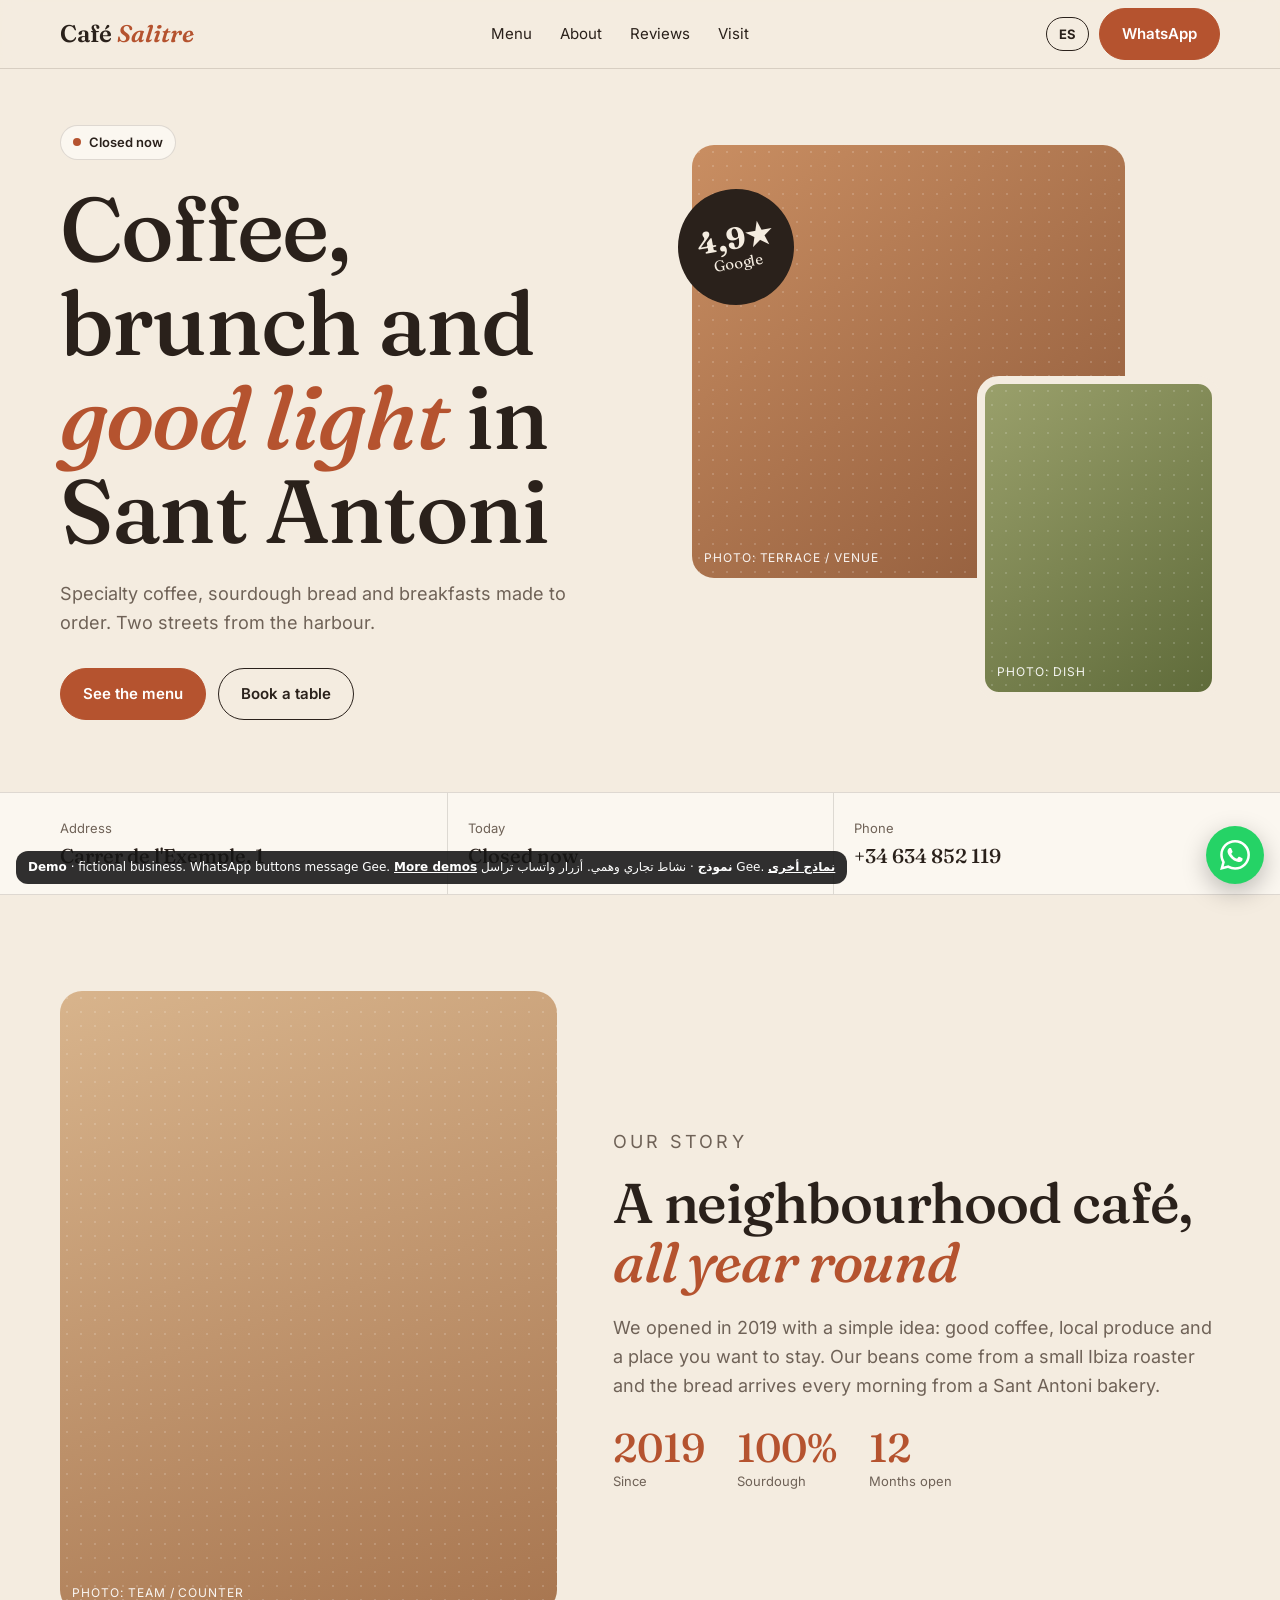
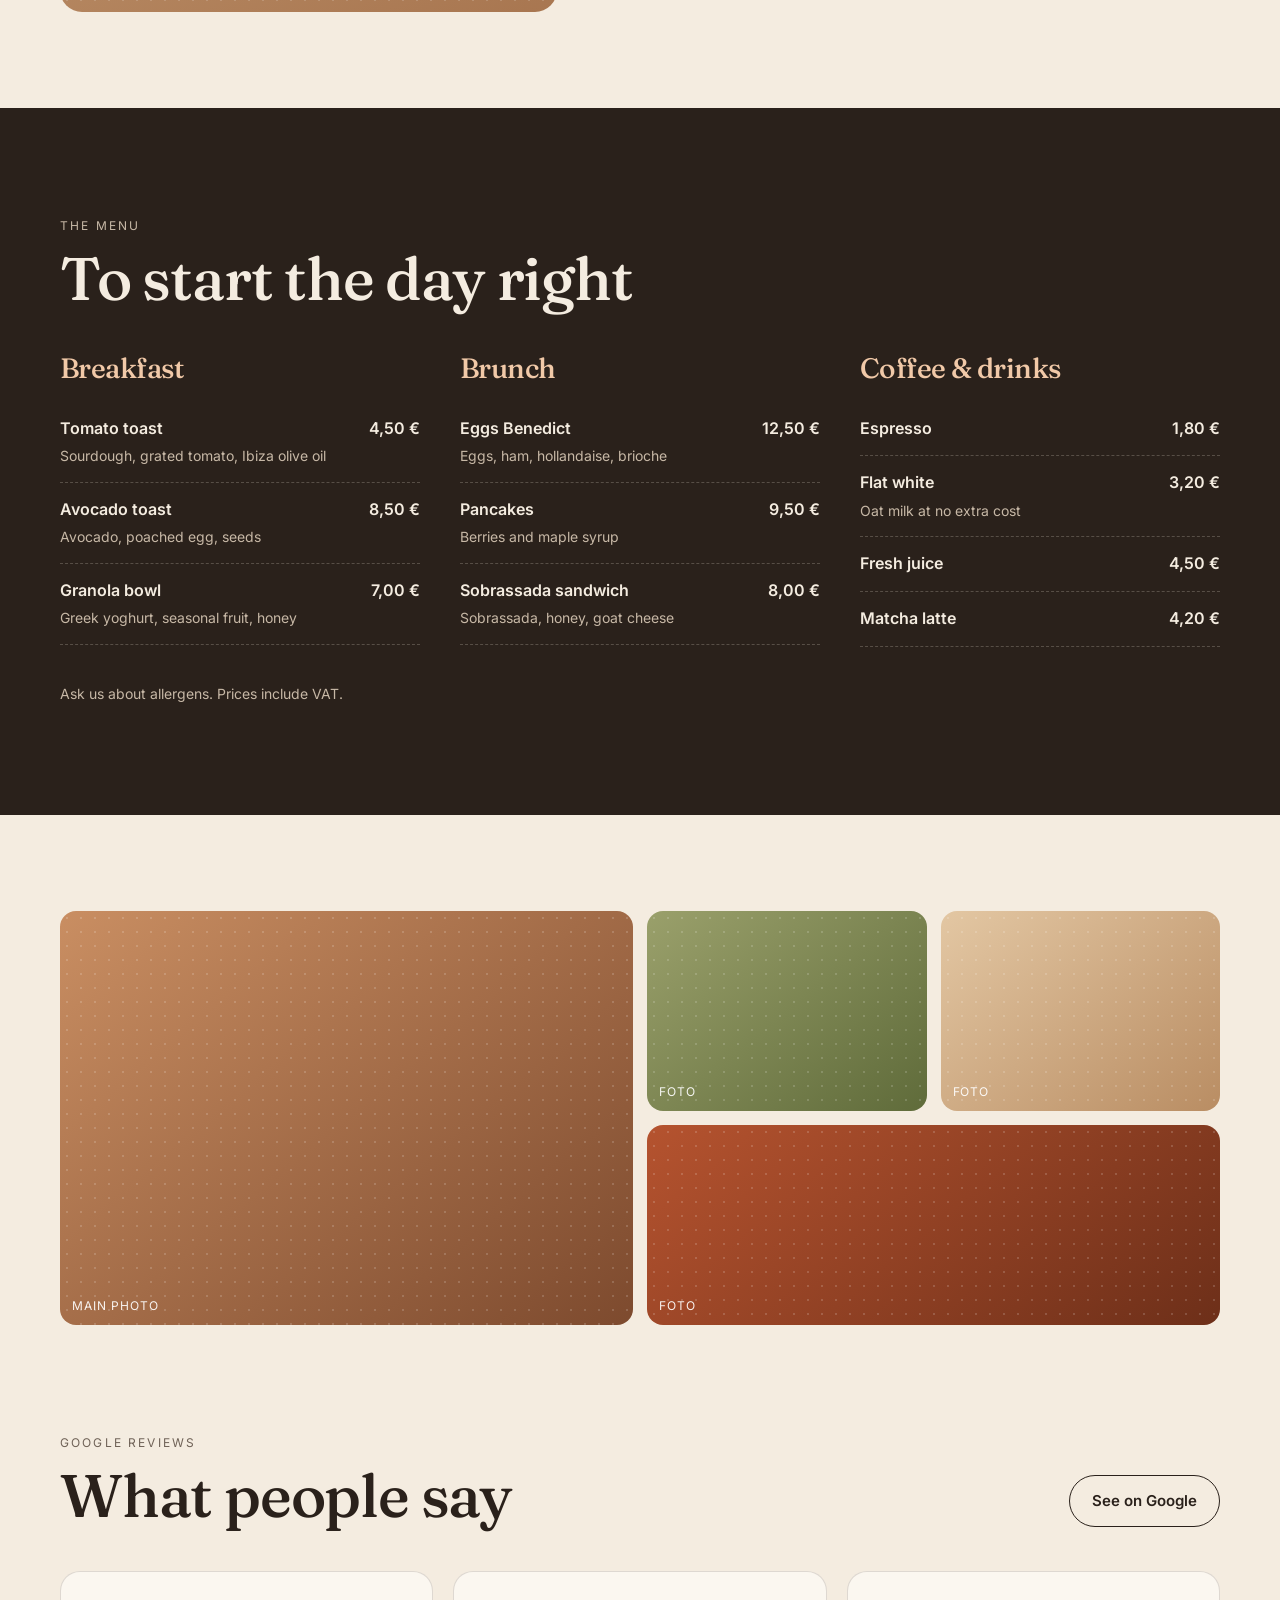
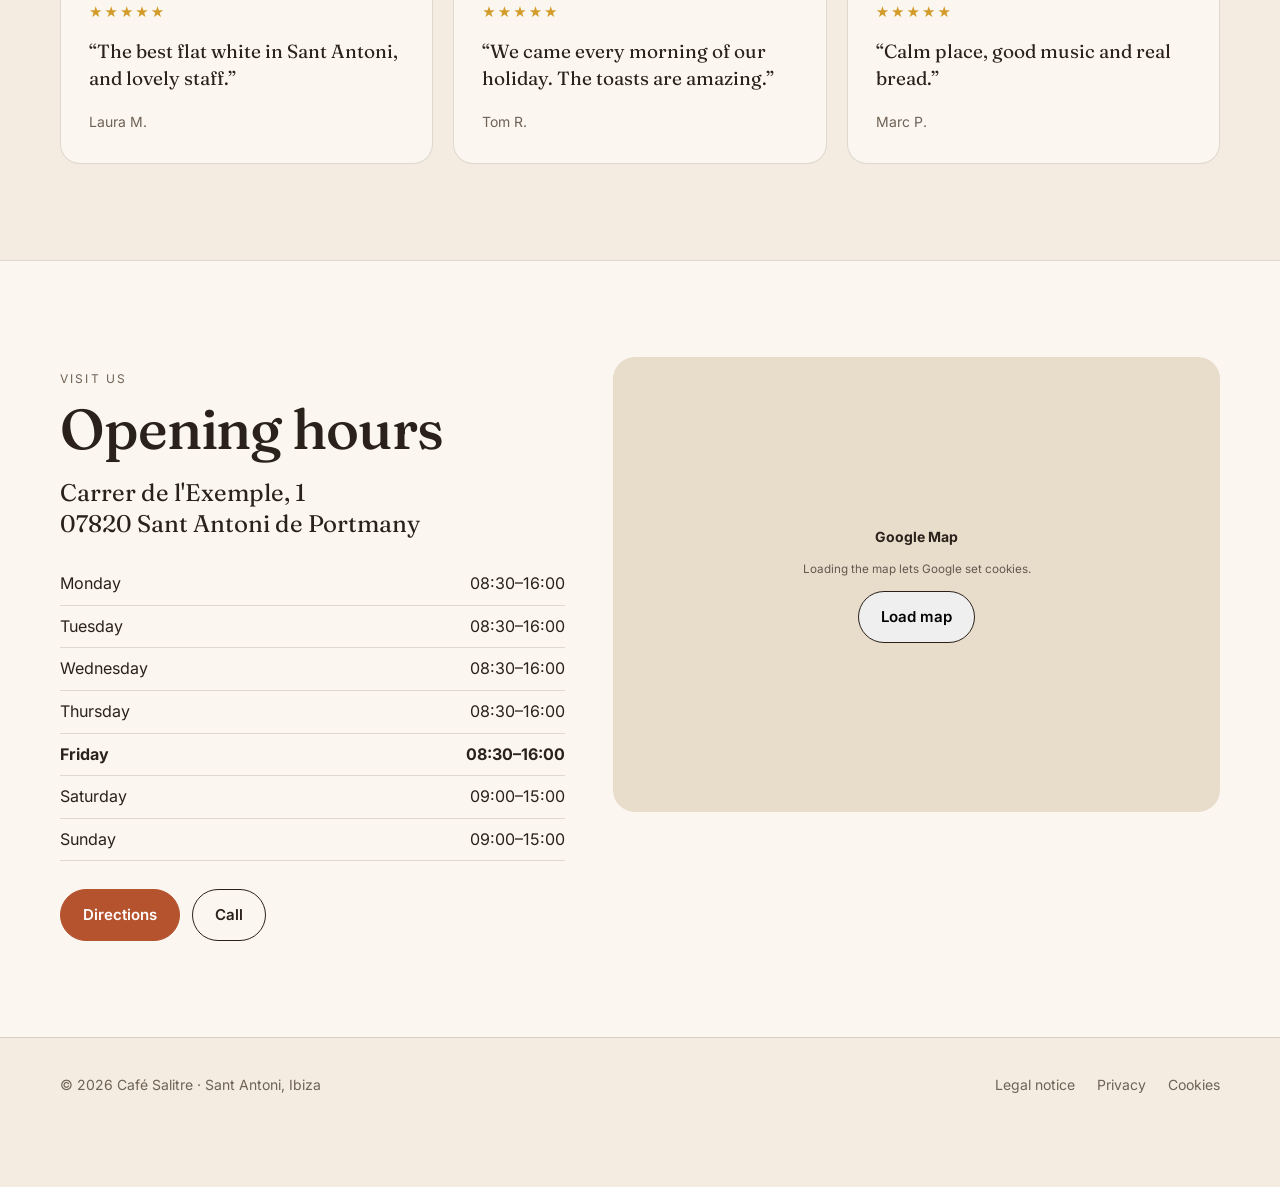
<file: cafe/index.html>
<!doctype html>
<html lang="es">
<head>
<meta charset="utf-8">
<meta name="robots" content="noindex, nofollow">
<link rel="icon" href="data:,">
<meta name="viewport" content="width=device-width, initial-scale=1">
<title>Café Salitre · Café y brunch en Sant Antoni, Ibiza</title>
<meta name="description" content="Café de especialidad, desayunos y brunch en Sant Antoni de Portmany, Ibiza. Carta, horario y reservas por WhatsApp.">
<meta property="og:title" content="Café Salitre · Sant Antoni, Ibiza">
<meta property="og:description" content="Café, desayunos y brunch en Sant Antoni. Carta, horario y WhatsApp.">
<meta name="theme-color" content="#f4ece0">
<script>document.documentElement.classList.add('js')</script>
<!-- EDIT: business details. Opening hours here drive the "Open now" badge and hours list. -->
<script type="application/ld+json">
{
  "@context": "https://schema.org",
  "@type": "CafeOrCoffeeShop",
  "name": "Café Salitre",
  "telephone": "+34 634 852 119",
  "servesCuisine": ["Brunch", "Café"],
  "priceRange": "€",
  "address": { "@type": "PostalAddress", "streetAddress": "Carrer de l'Exemple, 1", "addressLocality": "Sant Antoni de Portmany", "postalCode": "07820", "addressRegion": "Illes Balears", "addressCountry": "ES" },
  "openingHoursSpecification": [
    { "@type": "OpeningHoursSpecification", "dayOfWeek": ["Monday","Tuesday","Wednesday","Thursday","Friday"], "opens": "08:30", "closes": "16:00" },
    { "@type": "OpeningHoursSpecification", "dayOfWeek": ["Saturday","Sunday"], "opens": "09:00", "closes": "15:00" }
  ]
}
</script>
<script>
  window.SITE = {
    whatsapp: "34634852119",
    phone: "+34 634 852 119",
    mapQuery: "Carrer de l'Exemple 1, Sant Antoni de Portmany, Ibiza",
    waText: { es: "Hola Café Salitre, quería preguntar…", en: "Hi Café Salitre, I'd like to ask…" }
  };
</script>
<link rel="preload" href="fonts/fraunces-latin-wght-normal.woff2" as="font" type="font/woff2" crossorigin>
<link rel="stylesheet" href="base.css">
<style>
  @font-face { font-family: "Fraunces"; src: url(fonts/fraunces-latin-wght-normal.woff2) format("woff2"); font-weight: 100 900; font-display: swap; }
  @font-face { font-family: "Fraunces"; src: url(fonts/fraunces-latin-wght-italic.woff2) format("woff2"); font-weight: 100 900; font-style: italic; font-display: swap; }
  @font-face { font-family: "Inter"; src: url(fonts/inter-latin-wght-normal.woff2) format("woff2"); font-weight: 100 900; font-display: swap; }

  :root {
    --cream: #f4ece0; --paper: #fbf7f0; --ink: #2a211b; --muted: #6f6257;
    --terra: #b5532f; --terra-dark: #8f3f22; --olive: #5f6b3a; --line: rgba(42,33,27,.14);
    --serif: "Fraunces", Georgia, serif; --sans: "Inter", system-ui, sans-serif;
    --map-bg: #e8dccb;
  }
  body { background: var(--cream); color: var(--ink); font: 16px/1.6 var(--sans); }
  .wrap { width: min(1160px, 100% - 32px); margin-inline: auto; }
  h1, h2, h3 { font-family: var(--serif); font-weight: 500; line-height: 1.05; margin: 0; letter-spacing: -.02em; }
  em { font-style: italic; color: var(--terra); }
  .eyebrow { font-size: 12px; letter-spacing: .18em; text-transform: uppercase; color: var(--muted); }
  .btn { display: inline-flex; align-items: center; gap: 8px; padding: 13px 22px; border-radius: 999px; text-decoration: none; font-weight: 600; font-size: 15px; border: 1.5px solid var(--ink); transition: background .2s, color .2s; }
  .btn-solid { background: var(--terra); border-color: var(--terra); color: #fff; }
  .btn-solid:hover { background: var(--terra-dark); border-color: var(--terra-dark); }
  .btn-ghost:hover { background: var(--ink); color: var(--cream); }

  /* Nav */
  header { position: sticky; top: 0; z-index: 40; background: rgba(244,236,224,.88); backdrop-filter: blur(10px); -webkit-backdrop-filter: blur(10px); border-bottom: 1px solid var(--line); }
  .nav { display: flex; align-items: center; justify-content: space-between; height: 68px; gap: 16px; }
  .logo { font-family: var(--serif); font-size: 24px; text-decoration: none; font-weight: 600; }
  .logo i { color: var(--terra); }
  .nav-links { display: flex; gap: 28px; align-items: center; }
  .nav-links a { text-decoration: none; font-size: 15px; }
  .nav-links a:hover { color: var(--terra); }
  .nav-right { display: flex; align-items: center; gap: 10px; }
  .lang { border: 1.5px solid var(--ink); background: none; border-radius: 999px; padding: 6px 12px; font-size: 13px; font-weight: 700; color: var(--ink); }

  /* Hero */
  .hero { padding: 56px 0 72px; display: grid; grid-template-columns: 1.05fr .95fr; gap: 48px; align-items: center; }
  .hero h1 { font-size: clamp(44px, 7vw, 92px); }
  .hero p.lead { font-size: 18px; color: var(--muted); max-width: 46ch; margin: 22px 0 30px; }
  .status { display: inline-flex; align-items: center; gap: 8px; font-size: 13px; font-weight: 600; padding: 6px 12px; border-radius: 999px; background: var(--paper); border: 1px solid var(--line); margin-bottom: 22px; }
  .status::before { content: ""; width: 8px; height: 8px; border-radius: 50%; background: #aaa; }
  .status.is-open::before { background: #3c9a52; box-shadow: 0 0 0 4px rgba(60,154,82,.18); }
  .status.is-closed::before { background: var(--terra); }
  .actions { display: flex; flex-wrap: wrap; gap: 12px; }
  .collage { position: relative; aspect-ratio: 1 / 1.05; }
  .collage .ph { position: absolute; border-radius: 22px; }
  .collage .a { inset: 0 18% 22% 0; --ph: linear-gradient(140deg, #c98e62, #8f5a3a); }
  .collage .b { width: 46%; aspect-ratio: 3/4; right: 0; bottom: 0; --ph: linear-gradient(140deg, #9aa06b, #5f6b3a); border: 8px solid var(--cream); }
  .stamp { position: absolute; left: -14px; top: 8%; width: 116px; height: 116px; border-radius: 50%; background: var(--ink); color: var(--cream); display: grid; place-content: center; text-align: center; font-family: var(--serif); font-size: 15px; line-height: 1.1; transform: rotate(-10deg); }
  .stamp b { font-size: 30px; display: block; }

  /* Info strip */
  .strip { border-block: 1px solid var(--line); background: var(--paper); }
  .strip .wrap { display: grid; grid-template-columns: repeat(3, 1fr); }
  .strip div > div { padding: 22px 0; }
  .strip .cell { padding: 22px 20px; border-left: 1px solid var(--line); }
  .strip .cell:first-child { border-left: 0; padding-left: 0; }
  .strip strong { display: block; font-family: var(--serif); font-size: 20px; font-weight: 500; }
  .strip span.k { font-size: 13px; color: var(--muted); }

  section { padding: 96px 0; }
  .sec-head { display: flex; justify-content: space-between; align-items: end; gap: 24px; margin-bottom: 44px; flex-wrap: wrap; }
  .sec-head h2 { font-size: clamp(36px, 5vw, 60px); }

  /* About */
  .about { display: grid; grid-template-columns: .9fr 1.1fr; gap: 56px; align-items: center; }
  .about .ph { aspect-ratio: 4/5; border-radius: 22px; --ph: linear-gradient(160deg, #d8b48c, #a87650); }
  .about p { font-size: 18px; color: var(--muted); }
  .facts { display: flex; gap: 32px; margin-top: 28px; flex-wrap: wrap; }
  .facts b { font-family: var(--serif); font-size: 40px; font-weight: 500; display: block; color: var(--terra); line-height: 1; }
  .facts span { font-size: 13px; color: var(--muted); }

  /* Menu */
  .menu-sec { background: var(--ink); color: var(--cream); }
  .menu-sec .eyebrow { color: #c7b8a6; }
  .menu-grid { display: grid; grid-template-columns: repeat(3, 1fr); gap: 40px; }
  .menu-col h3 { font-size: 28px; margin-bottom: 18px; color: #f1c9a8; }
  .item { padding: 14px 0; border-bottom: 1px dashed rgba(244,236,224,.22); }
  .item-top { display: flex; justify-content: space-between; gap: 12px; font-weight: 600; }
  .item p { margin: 4px 0 0; font-size: 14px; color: #c7b8a6; }
  .menu-note { margin-top: 36px; font-size: 14px; color: #c7b8a6; }

  /* Gallery */
  .gallery { display: grid; grid-template-columns: repeat(4, 1fr); grid-auto-rows: 200px; gap: 14px; }
  .gallery .ph { border-radius: 16px; }
  .gallery .ph:nth-child(1) { grid-column: span 2; grid-row: span 2; --ph: linear-gradient(140deg, #c98e62, #7d4a2e); }
  .gallery .ph:nth-child(2) { --ph: linear-gradient(140deg, #9aa06b, #5f6b3a); }
  .gallery .ph:nth-child(3) { --ph: linear-gradient(140deg, #e3c7a3, #b98d63); }
  .gallery .ph:nth-child(4) { grid-column: span 2; --ph: linear-gradient(140deg, #b5532f, #6d2f19); }

  /* Reviews */
  .reviews { display: grid; grid-template-columns: repeat(3, 1fr); gap: 20px; }
  .review { background: var(--paper); border: 1px solid var(--line); border-radius: 20px; padding: 28px; }
  .stars { color: #d39b2a; letter-spacing: 2px; font-size: 15px; }
  .review blockquote { margin: 14px 0 18px; font-family: var(--serif); font-size: 19px; line-height: 1.4; }
  .review cite { font-style: normal; font-size: 14px; color: var(--muted); }

  /* Visit */
  .visit { display: grid; grid-template-columns: 1fr 1.2fr; gap: 48px; align-items: start; }
  .visit .map-box { border-radius: 22px; }
  .map-consent button { justify-self: center; }
  .addr { font-family: var(--serif); font-size: 24px; margin: 18px 0 24px; line-height: 1.3; }

  footer { border-top: 1px solid var(--line); padding: 36px 0 90px; font-size: 14px; color: var(--muted); }
  footer .wrap { display: flex; justify-content: space-between; gap: 16px; flex-wrap: wrap; }
  footer a { text-decoration: none; margin-left: 18px; }
  footer a:hover { color: var(--terra); }

  @media (max-width: 900px) {
    .nav-links { position: fixed; inset: 68px 0 auto 0; flex-direction: column; align-items: flex-start; gap: 0; padding: 8px 16px 20px; background: var(--cream); border-bottom: 1px solid var(--line); transform: translateY(-120%); transition: transform .3s ease; z-index: -1; }
    .nav-open .nav-links { transform: none; }
    .nav-links a { padding: 12px 0; font-size: 18px; width: 100%; }
    .nav-toggle { display: block; }
    .nav-right .btn { display: none; }
    .hero, .about, .visit { grid-template-columns: 1fr; }
    .hero { padding-top: 32px; gap: 40px; }
    .menu-grid, .reviews { grid-template-columns: 1fr; }
    .strip .wrap { grid-template-columns: 1fr; }
    .strip .cell { border-left: 0; border-top: 1px solid var(--line); padding: 16px 0; }
    .strip .cell:first-child { border-top: 0; }
    .gallery { grid-template-columns: repeat(2, 1fr); grid-auto-rows: 150px; }
    section { padding: 72px 0; }
    footer a { margin: 0 18px 0 0; }
  }
</style>
</head>
<body>
<header>
  <nav class="wrap nav" aria-label="Principal">
    <a class="logo" href="#" translate="no">Café <i>Salitre</i></a>
    <div class="nav-links">
      <a href="#carta"><span lang="es">Carta</span><span lang="en">Menu</span></a>
      <a href="#nosotros"><span lang="es">Nosotros</span><span lang="en">About</span></a>
      <a href="#opiniones"><span lang="es">Opiniones</span><span lang="en">Reviews</span></a>
      <a href="#visitanos"><span lang="es">Visítanos</span><span lang="en">Visit</span></a>
    </div>
    <div class="nav-right">
      <button class="lang" type="button" data-lang-toggle translate="no">EN</button>
      <a class="btn btn-solid" data-wa href="#"><span lang="es">WhatsApp</span><span lang="en">WhatsApp</span></a>
      <button class="nav-toggle" type="button" data-nav-toggle aria-label="Menu" aria-expanded="false"><span></span><span></span><span></span></button>
    </div>
  </nav>
</header>

<main>
  <div class="wrap hero">
    <div class="reveal">
      <span class="status" data-open-status>Abierto ahora</span>
      <h1><span lang="es">Café, brunch y <em>buena luz</em> en Sant Antoni</span><span lang="en">Coffee, brunch and <em>good light</em> in Sant Antoni</span></h1>
      <p class="lead"><span lang="es">Café de especialidad, pan de masa madre y desayunos hechos al momento. Te esperamos a dos calles del puerto.</span><span lang="en">Specialty coffee, sourdough bread and breakfasts made to order. Two streets from the harbour.</span></p>
      <div class="actions">
        <a class="btn btn-solid" href="#carta"><span lang="es">Ver la carta</span><span lang="en">See the menu</span></a>
        <a class="btn btn-ghost" data-wa href="#" data-wa-es="Hola, quería reservar una mesa para…" data-wa-en="Hi, I'd like to book a table for…"><span lang="es">Reservar mesa</span><span lang="en">Book a table</span></a>
      </div>
    </div>
    <div class="collage reveal">
      <div class="ph a"><span lang="es">Foto: terraza / local</span><span lang="en">Photo: terrace / venue</span></div>
      <div class="ph b"><span lang="es">Foto: plato</span><span lang="en">Photo: dish</span></div>
      <div class="stamp"><div><b>4,9★</b>Google</div></div>
    </div>
  </div>

  <div class="strip">
    <div class="wrap">
      <div class="cell"><span class="k"><span lang="es">Dirección</span><span lang="en">Address</span></span><strong>Carrer de l'Exemple, 1</strong></div>
      <div class="cell"><span class="k"><span lang="es">Hoy</span><span lang="en">Today</span></span><strong data-open-status>—</strong></div>
      <div class="cell"><span class="k"><span lang="es">Teléfono</span><span lang="en">Phone</span></span><strong><a data-tel href="#" style="text-decoration:none"><span data-tel-text></span></a></strong></div>
    </div>
  </div>

  <section id="nosotros">
    <div class="wrap about">
      <div class="ph reveal"><span lang="es">Foto: equipo / barra</span><span lang="en">Photo: team / counter</span></div>
      <div class="reveal">
        <p class="eyebrow"><span lang="es">Nuestra historia</span><span lang="en">Our story</span></p>
        <h2 style="font-size:clamp(36px,5vw,56px);margin:12px 0 22px"><span lang="es">Un café de barrio, <em>todo el año</em></span><span lang="en">A neighbourhood café, <em>all year round</em></span></h2>
        <p><span lang="es">Abrimos en 2019 con una idea sencilla: buen café, producto local y un sitio donde apetezca quedarse. Tostamos con un pequeño tostador de Ibiza y el pan llega cada mañana de un horno de Sant Antoni.</span><span lang="en">We opened in 2019 with a simple idea: good coffee, local produce and a place you want to stay. Our beans come from a small Ibiza roaster and the bread arrives every morning from a Sant Antoni bakery.</span></p>
        <div class="facts">
          <div><b>2019</b><span lang="es">Desde</span><span lang="en">Since</span></div>
          <div><b>100%</b><span lang="es">Masa madre</span><span lang="en">Sourdough</span></div>
          <div><b>12</b><span lang="es">Meses abiertos</span><span lang="en">Months open</span></div>
        </div>
      </div>
    </div>
  </section>

  <section id="carta" class="menu-sec">
    <div class="wrap">
      <div class="sec-head reveal">
        <div><p class="eyebrow"><span lang="es">La carta</span><span lang="en">The menu</span></p><h2><span lang="es">Para empezar bien el día</span><span lang="en">To start the day right</span></h2></div>
      </div>
      <div class="menu-grid">
        <div class="menu-col reveal">
          <h3><span lang="es">Desayunos</span><span lang="en">Breakfast</span></h3>
          <div class="item"><div class="item-top"><span><span lang="es">Tostada de tomate</span><span lang="en">Tomato toast</span></span><span>4,50 €</span></div><p><span lang="es">Masa madre, tomate rallado, aceite de Ibiza</span><span lang="en">Sourdough, grated tomato, Ibiza olive oil</span></p></div>
          <div class="item"><div class="item-top"><span><span lang="es">Tostada de aguacate</span><span lang="en">Avocado toast</span></span><span>8,50 €</span></div><p><span lang="es">Aguacate, huevo poché, semillas</span><span lang="en">Avocado, poached egg, seeds</span></p></div>
          <div class="item"><div class="item-top"><span>Granola bowl</span><span>7,00 €</span></div><p><span lang="es">Yogur griego, fruta de temporada, miel</span><span lang="en">Greek yoghurt, seasonal fruit, honey</span></p></div>
        </div>
        <div class="menu-col reveal">
          <h3>Brunch</h3>
          <div class="item"><div class="item-top"><span>Eggs Benedict</span><span>12,50 €</span></div><p><span lang="es">Huevos, jamón, holandesa, brioche</span><span lang="en">Eggs, ham, hollandaise, brioche</span></p></div>
          <div class="item"><div class="item-top"><span>Pancakes</span><span>9,50 €</span></div><p><span lang="es">Frutos rojos y sirope de arce</span><span lang="en">Berries and maple syrup</span></p></div>
          <div class="item"><div class="item-top"><span><span lang="es">Bocadillo de sobrasada</span><span lang="en">Sobrassada sandwich</span></span><span>8,00 €</span></div><p><span lang="es">Sobrasada, miel, queso de cabra</span><span lang="en">Sobrassada, honey, goat cheese</span></p></div>
        </div>
        <div class="menu-col reveal">
          <h3><span lang="es">Café y bebidas</span><span lang="en">Coffee &amp; drinks</span></h3>
          <div class="item"><div class="item-top"><span>Espresso</span><span>1,80 €</span></div></div>
          <div class="item"><div class="item-top"><span>Flat white</span><span>3,20 €</span></div><p><span lang="es">Leche de avena sin coste extra</span><span lang="en">Oat milk at no extra cost</span></p></div>
          <div class="item"><div class="item-top"><span><span lang="es">Zumo natural</span><span lang="en">Fresh juice</span></span><span>4,50 €</span></div></div>
          <div class="item"><div class="item-top"><span>Matcha latte</span><span>4,20 €</span></div></div>
        </div>
      </div>
      <p class="menu-note"><span lang="es">Pregúntanos por alérgenos. Precios con IVA incluido.</span><span lang="en">Ask us about allergens. Prices include VAT.</span></p>
    </div>
  </section>

  <section>
    <div class="wrap">
      <div class="gallery reveal">
        <div class="ph"><span lang="es">Foto principal</span><span lang="en">Main photo</span></div>
        <div class="ph"><span>Foto</span></div>
        <div class="ph"><span>Foto</span></div>
        <div class="ph"><span>Foto</span></div>
      </div>
    </div>
  </section>

  <section id="opiniones" style="padding-top:0">
    <div class="wrap">
      <div class="sec-head reveal">
        <div><p class="eyebrow"><span lang="es">Opiniones en Google</span><span lang="en">Google reviews</span></p><h2><span lang="es">Lo que dicen</span><span lang="en">What people say</span></h2></div>
        <a class="btn btn-ghost" href="#" data-directions><span lang="es">Ver en Google</span><span lang="en">See on Google</span></a>
      </div>
      <!-- EDIT: copy 3 real Google reviews (first name + initial only). -->
      <div class="reviews">
        <div class="review reveal"><div class="stars">★★★★★</div><blockquote><span lang="es">“El mejor flat white de Sant Antoni y un trato encantador.”</span><span lang="en">“The best flat white in Sant Antoni, and lovely staff.”</span></blockquote><cite>Laura M.</cite></div>
        <div class="review reveal"><div class="stars">★★★★★</div><blockquote><span lang="es">“Venimos cada mañana de las vacaciones. Las tostadas, increíbles.”</span><span lang="en">“We came every morning of our holiday. The toasts are amazing.”</span></blockquote><cite>Tom R.</cite></div>
        <div class="review reveal"><div class="stars">★★★★★</div><blockquote><span lang="es">“Sitio tranquilo, buena música y pan de verdad.”</span><span lang="en">“Calm place, good music and real bread.”</span></blockquote><cite>Marc P.</cite></div>
      </div>
    </div>
  </section>

  <section id="visitanos" style="background:var(--paper);border-top:1px solid var(--line)">
    <div class="wrap visit">
      <div class="reveal">
        <p class="eyebrow"><span lang="es">Visítanos</span><span lang="en">Visit us</span></p>
        <h2 style="font-size:clamp(36px,5vw,56px);margin-top:12px"><span lang="es">Horario</span><span lang="en">Opening hours</span></h2>
        <p class="addr">Carrer de l'Exemple, 1<br>07820 Sant Antoni de Portmany</p>
        <ul data-hours></ul>
        <div class="actions" style="margin-top:28px">
          <a class="btn btn-solid" data-directions href="#"><span lang="es">Cómo llegar</span><span lang="en">Directions</span></a>
          <a class="btn btn-ghost" data-tel href="#"><span lang="es">Llamar</span><span lang="en">Call</span></a>
        </div>
      </div>
      <div class="map-box reveal" data-map>
        <div class="map-consent">
          <strong><span lang="es">Mapa de Google</span><span lang="en">Google Map</span></strong>
          <small><span lang="es">Al cargar el mapa, Google puede usar cookies.</span><span lang="en">Loading the map lets Google set cookies.</span></small>
          <button class="btn btn-ghost" type="button"><span lang="es">Cargar mapa</span><span lang="en">Load map</span></button>
        </div>
      </div>
    </div>
  </section>
</main>

<footer>
  <div class="wrap">
    <span>© <span data-year></span> Café Salitre · Sant Antoni, Ibiza</span>
    <span>
      <a href="#" data-open-legal="aviso"><span lang="es">Aviso legal</span><span lang="en">Legal notice</span></a>
      <a href="#" data-open-legal="privacidad"><span lang="es">Privacidad</span><span lang="en">Privacy</span></a>
      <a href="#" data-open-legal="cookies">Cookies</a>
    </span>
  </div>
</footer>
<!-- Legal pages (LSSI-CE + RGPD). Fill every highlighted [placeholder] per client.
     Starting text only: have the client's gestoría/lawyer check it. -->
<dialog class="legal" id="legal" aria-label="Legal">
  <div class="legal-bar"><button type="button" data-close-legal><span lang="es">Cerrar</span><span lang="en">Close</span></button></div>
  <div class="legal-inner">
    <div lang="es">
      <h2 id="aviso">Aviso legal</h2>
      <p>En cumplimiento del artículo 10 de la Ley 34/2002, de Servicios de la Sociedad de la Información y de Comercio Electrónico (LSSI-CE), se informa:</p>
      <ul>
        <li>Titular: <span class="ph-note">[Nombre y apellidos o razón social]</span></li>
        <li>NIF/CIF: <span class="ph-note">[NIF]</span></li>
        <li>Domicilio: <span class="ph-note">[Dirección completa, Ibiza]</span></li>
        <li>Email: <span class="ph-note">[email]</span> · Teléfono: <span data-tel-text></span></li>
        <li><span class="ph-note">[Si es sociedad: datos del Registro Mercantil]</span></li>
      </ul>
      <p>Los textos, fotos y logotipos de esta web pertenecen a su titular o se usan con permiso. No se permite su reproducción sin autorización.</p>

      <h2 id="privacidad">Política de privacidad</h2>
      <h3>Responsable</h3>
      <p>El titular indicado en el aviso legal.</p>
      <h3>Qué datos tratamos</h3>
      <p>Esta web no tiene formularios que guarden datos. Los botones y formularios abren WhatsApp con un mensaje ya escrito; tú decides si lo envías. Si nos contactas por WhatsApp, teléfono o email, usamos tu nombre, teléfono y lo que nos cuentes solo para responderte y gestionar tu petición.</p>
      <h3>Base legal y conservación</h3>
      <p>Tu consentimiento al contactarnos y, en su caso, la aplicación de medidas precontractuales (art. 6.1.a y 6.1.b RGPD). Conservamos los datos el tiempo necesario para atenderte y cumplir obligaciones legales.</p>
      <h3>Terceros</h3>
      <p>No cedemos tus datos salvo obligación legal. WhatsApp (Meta) trata los mensajes según su propia política de privacidad. Esta demo está alojada en GitHub Pages (GitHub, Inc., EE. UU.). Como cualquier servidor web, registra datos técnicos de las visitas (por ejemplo, la dirección IP) por motivos de seguridad.</p>
      <h3>Tus derechos</h3>
      <p>Puedes pedir acceso, rectificación, supresión, oposición, limitación y portabilidad escribiendo a <span class="ph-note">[email]</span>. También puedes reclamar ante la Agencia Española de Protección de Datos (aepd.es).</p>

      <h2 id="cookies">Cookies</h2>
      <p>Esta web no usa cookies propias ni herramientas de analítica. Solo guarda en tu navegador el idioma que eliges, y ese dato no sale de tu dispositivo. El mapa de Google solo se carga si pulsas «Cargar mapa». A partir de ese momento Google puede instalar cookies según su propia política.</p>
    </div>

    <div lang="en">
      <h2 id="aviso-en">Legal notice</h2>
      <p>As required by article 10 of Spanish Law 34/2002 (LSSI-CE):</p>
      <ul>
        <li>Owner: <span class="ph-note">[Full name or company name]</span></li>
        <li>Tax ID (NIF/CIF): <span class="ph-note">[NIF]</span></li>
        <li>Address: <span class="ph-note">[Full address, Ibiza]</span></li>
        <li>Email: <span class="ph-note">[email]</span> · Phone: <span data-tel-text></span></li>
        <li><span class="ph-note">[If a company: Mercantile Registry details]</span></li>
      </ul>
      <p>The text, photos and logos on this site belong to the owner or are used with permission. Please don't reproduce them without authorisation.</p>

      <h2 id="privacidad-en">Privacy policy</h2>
      <h3>Controller</h3>
      <p>The owner named in the legal notice.</p>
      <h3>What data we process</h3>
      <p>This website has no forms that store data. Buttons and forms open WhatsApp with a pre-written message, and you decide whether to send it. If you contact us by WhatsApp, phone or email, we use your name, number and message only to reply and handle your request.</p>
      <h3>Legal basis and retention</h3>
      <p>Your consent when you contact us and, where relevant, pre-contractual steps (art. 6.1.a and 6.1.b GDPR). We keep data only as long as needed to help you and to meet legal obligations.</p>
      <h3>Third parties</h3>
      <p>We don't share your data unless the law requires it. WhatsApp (Meta) processes messages under its own privacy policy. This demo is hosted on GitHub Pages (GitHub, Inc., USA). Like any web server, it logs technical visit data (such as IP addresses) for security.</p>
      <h3>Your rights</h3>
      <p>You can request access, correction, deletion, objection, restriction and portability by writing to <span class="ph-note">[email]</span>. You can also complain to the Spanish Data Protection Agency (aepd.es).</p>

      <h2 id="cookies-en">Cookies</h2>
      <p>This site uses no cookies of its own and no analytics. It only remembers your chosen language in your browser, and that never leaves your device. The Google map loads only if you tap "Load map". From then on, Google may set cookies under its own policy.</p>
    </div>
  </div>
</dialog>
<a class="wa-float" data-wa href="#" aria-label="WhatsApp">
  <svg viewBox="0 0 24 24" fill="currentColor" aria-hidden="true"><path d="M17.472 14.382c-.297-.149-1.758-.867-2.03-.967-.273-.099-.471-.148-.67.15-.197.297-.767.966-.94 1.164-.173.199-.347.223-.644.075-.297-.15-1.255-.463-2.39-1.475-.883-.788-1.48-1.761-1.653-2.059-.173-.297-.018-.458.13-.606.134-.133.298-.347.446-.52.149-.174.198-.298.298-.497.099-.198.05-.371-.025-.52-.075-.149-.669-1.612-.916-2.207-.242-.579-.487-.5-.669-.51-.173-.008-.371-.01-.57-.01-.198 0-.52.074-.792.372-.272.297-1.04 1.016-1.04 2.479 0 1.462 1.065 2.875 1.213 3.074.149.198 2.096 3.2 5.077 4.487.709.306 1.262.489 1.694.625.712.227 1.36.195 1.871.118.571-.085 1.758-.719 2.006-1.413.248-.694.248-1.289.173-1.413-.074-.124-.272-.198-.57-.347m-5.421 7.403h-.004a9.87 9.87 0 01-5.031-1.378l-.361-.214-3.741.982.998-3.648-.235-.374a9.86 9.86 0 01-1.51-5.26c.001-5.45 4.436-9.884 9.888-9.884 2.64 0 5.122 1.03 6.988 2.898a9.825 9.825 0 012.893 6.994c-.003 5.45-4.437 9.884-9.885 9.884m8.413-18.297A11.815 11.815 0 0012.05 0C5.495 0 .16 5.335.157 11.892c0 2.096.547 4.142 1.588 5.945L.057 24l6.305-1.654a11.882 11.882 0 005.683 1.448h.005c6.554 0 11.89-5.335 11.893-11.893a11.821 11.821 0 00-3.48-8.413z"/></svg>
</a>
<script src="site.js"></script>


<style>
  .demo-pill { position: fixed; left: 16px; bottom: 16px; z-index: 70; max-width: calc(100% - 104px); background: rgba(20,20,20,.88); color: #fff; font: 12px/1.4 system-ui, sans-serif; padding: 8px 12px; border-radius: 12px; }
  .demo-pill a { color: #fff; font-weight: 700; }
  html[dir="rtl"] .demo-pill { font-family: "Kufi", system-ui, sans-serif; }
  @media (max-width: 900px) { body:has(.callbar) .demo-pill { bottom: 72px; } }
</style>
<div class="demo-pill">
  <span lang="es"><b>Demo</b> · negocio ficticio. Los botones de WhatsApp escriben a Gee. <a href="../">Más demos</a></span>
  <span lang="en"><b>Demo</b> · fictional business. WhatsApp buttons message Gee. <a href="../">More demos</a></span>
  <span lang="ar"><b>نموذج</b> · نشاط تجاري وهمي. أزرار واتساب تراسل Gee. <a href="../">نماذج أخرى</a></span>
</div>
</body>
</html>
</file>
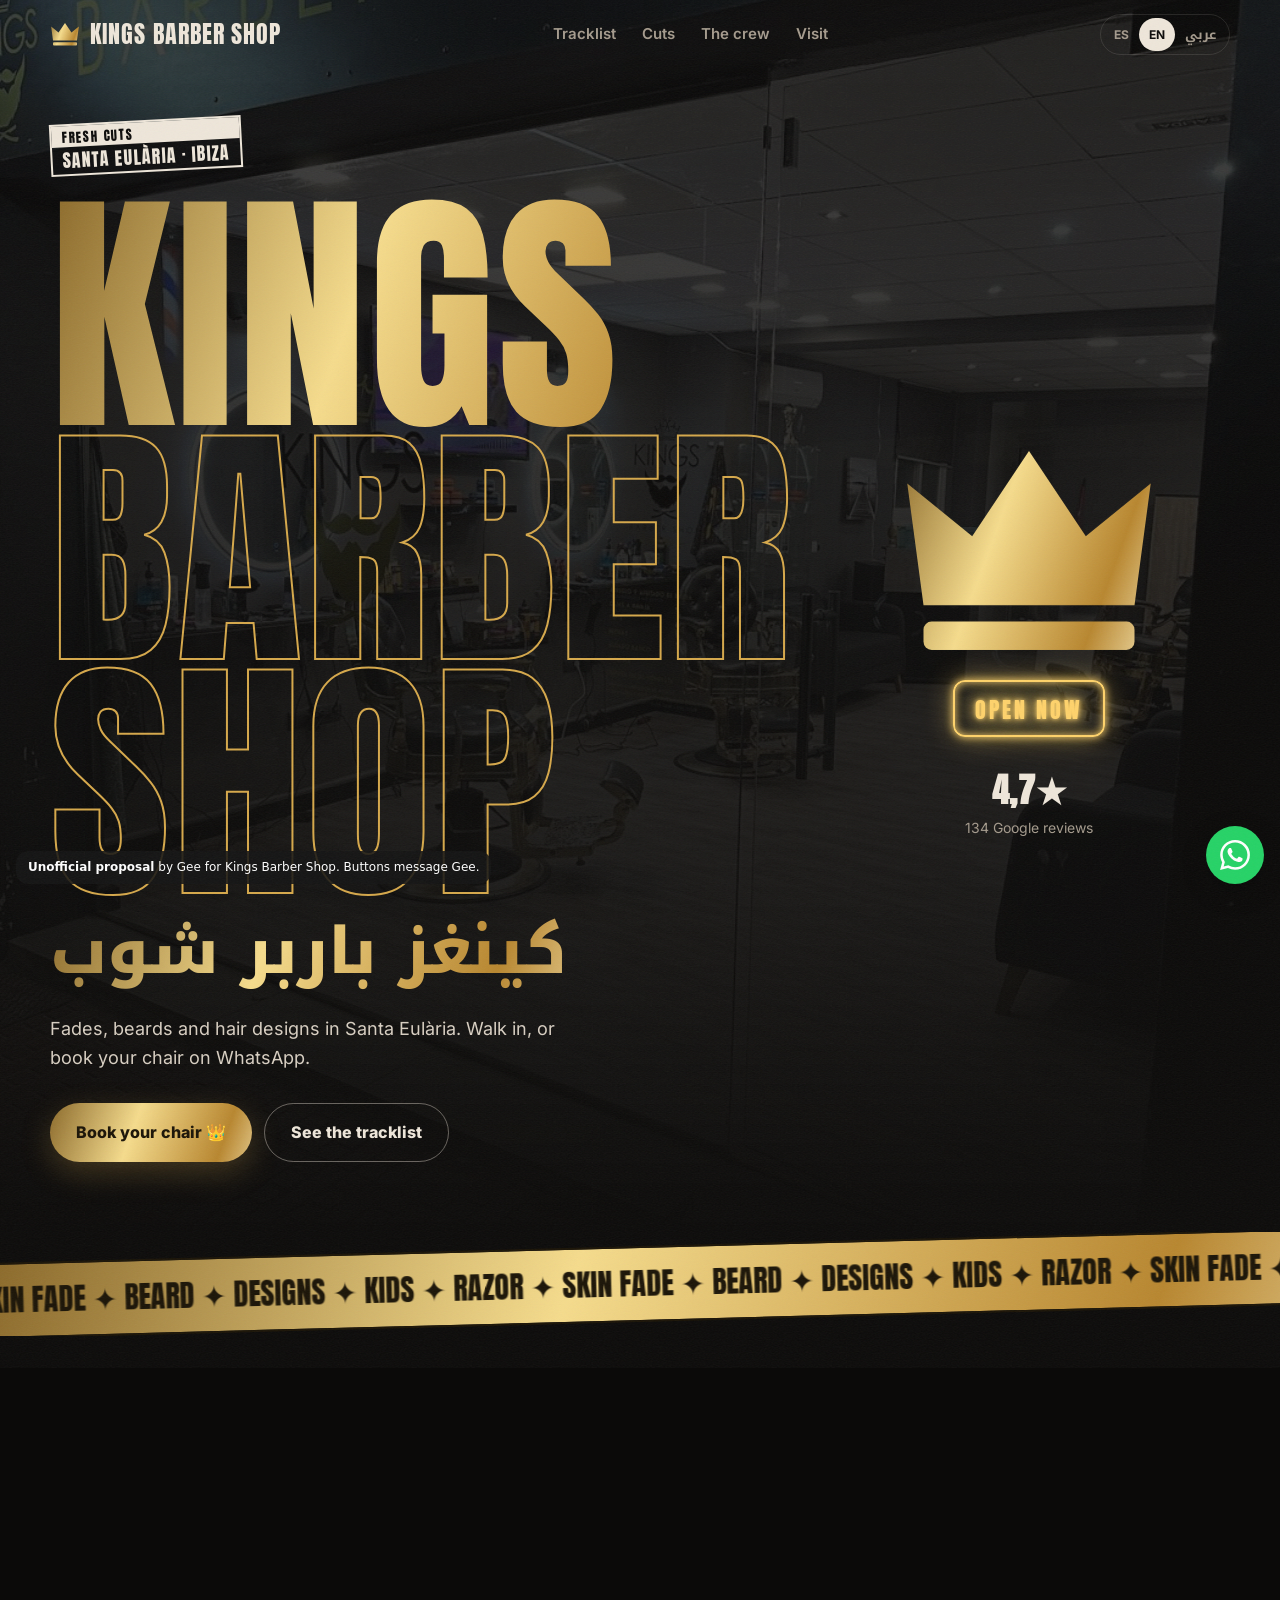
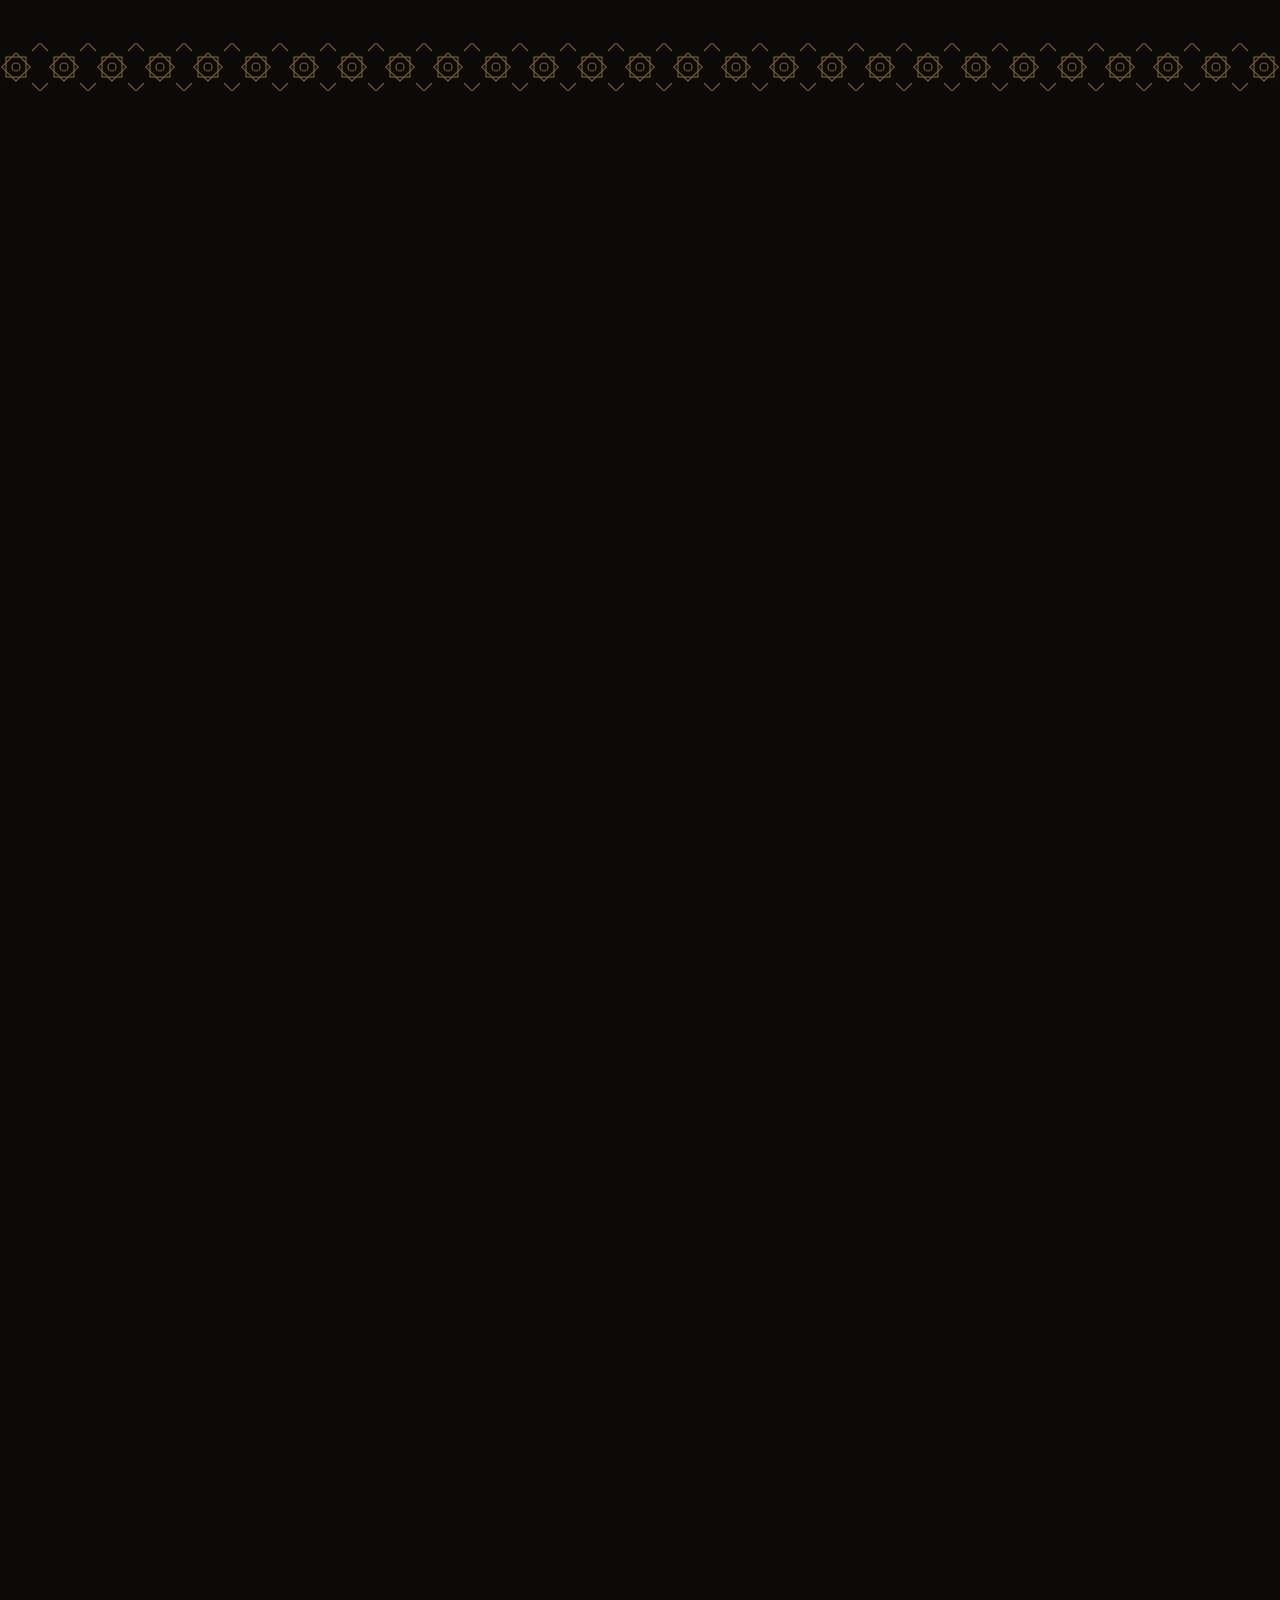
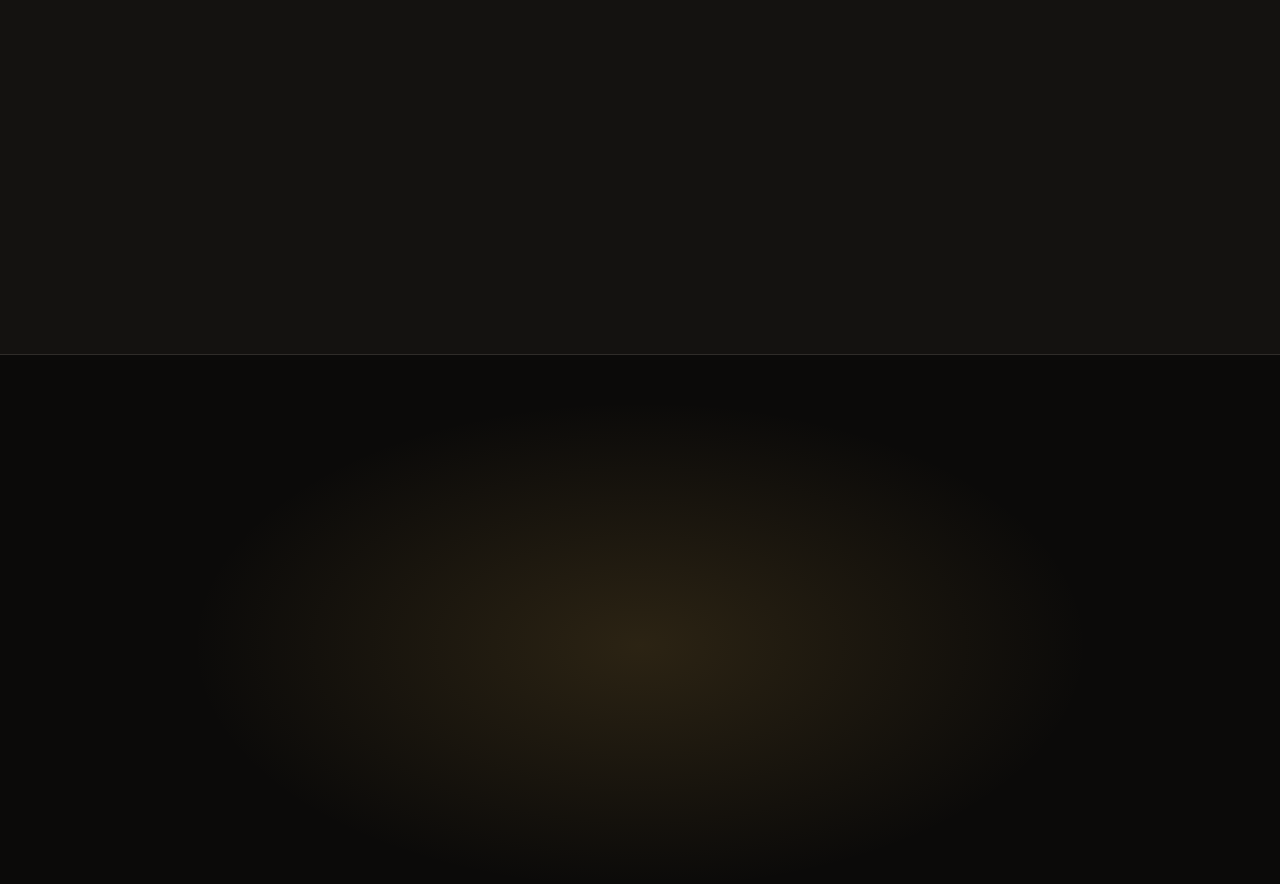
<file: kingbarber/index.html>
<!doctype html><meta charset="utf-8"><meta name="robots" content="noindex"><link rel="icon" href="data:,"><title>Redirecting…</title><meta http-equiv="refresh" content="0; url=../kings/"><link rel="canonical" href="../kings/"><a href="../kings/">../kings/</a>
</file>
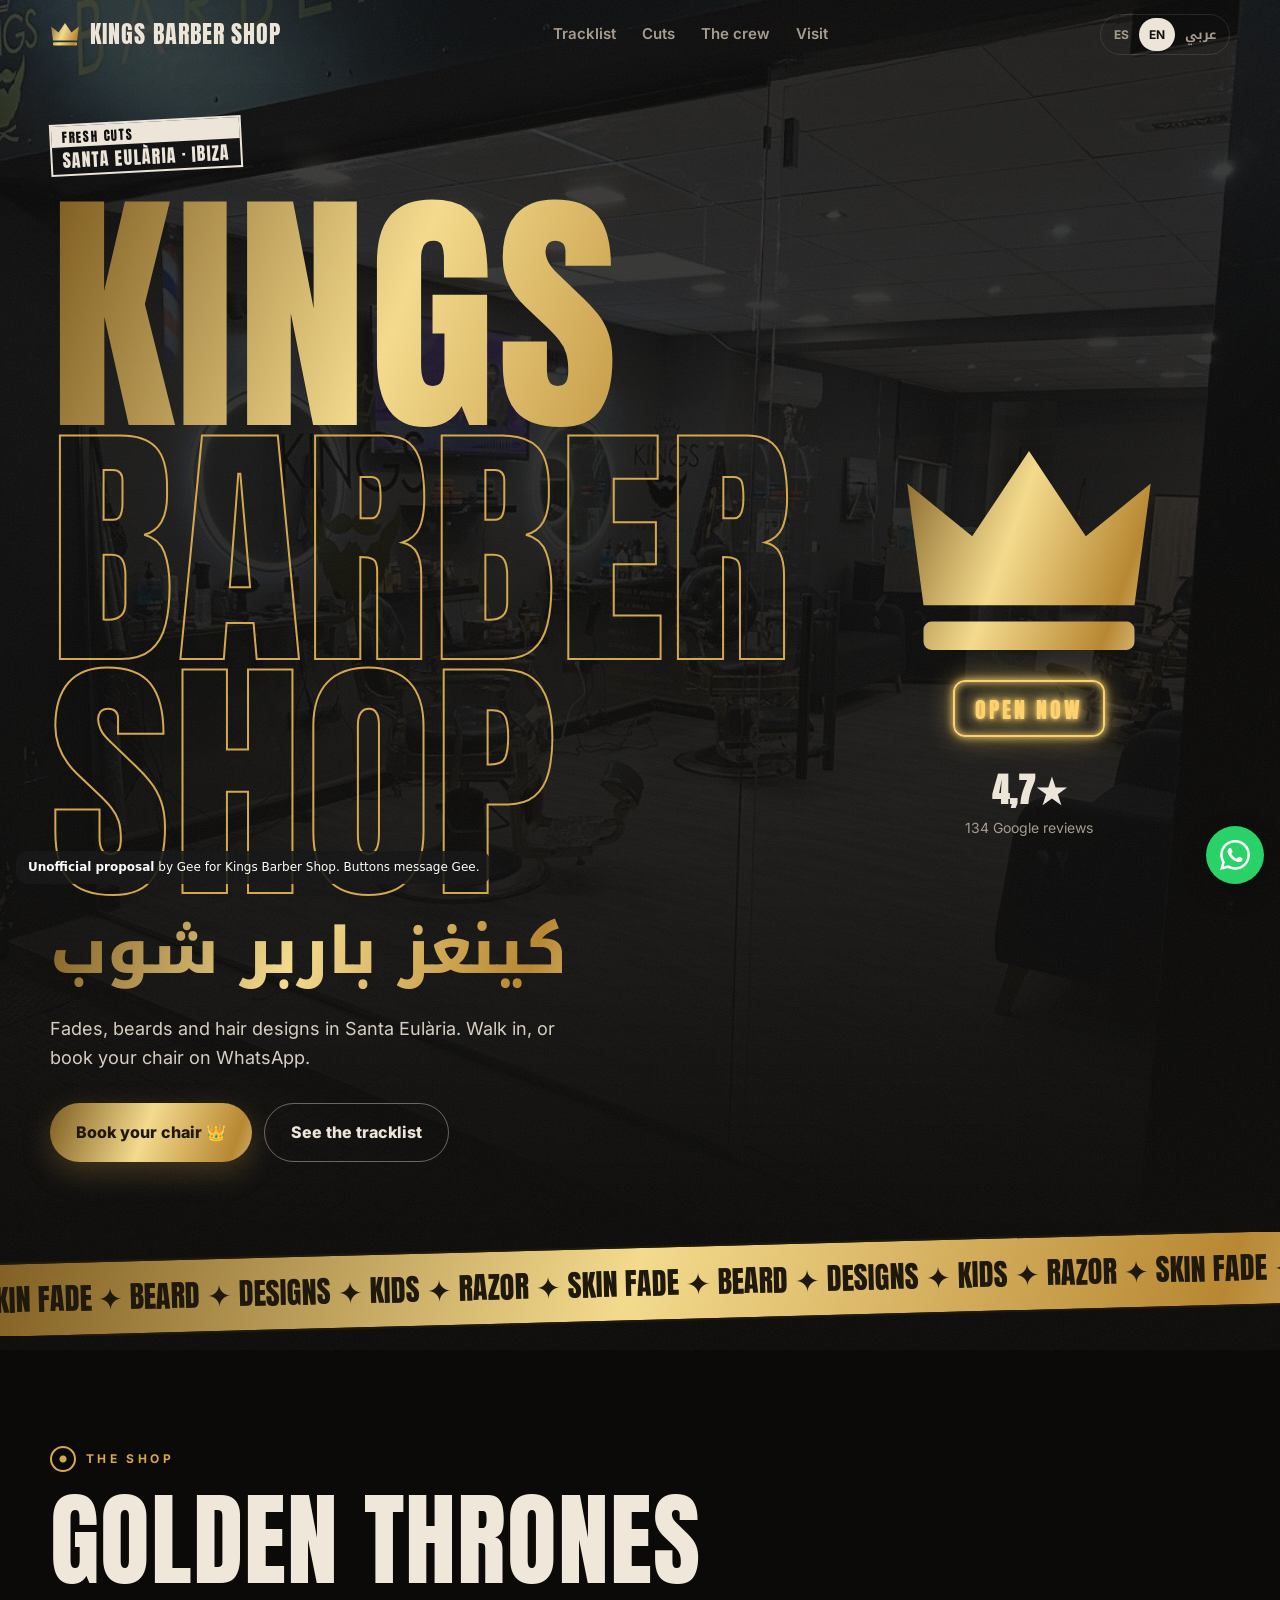
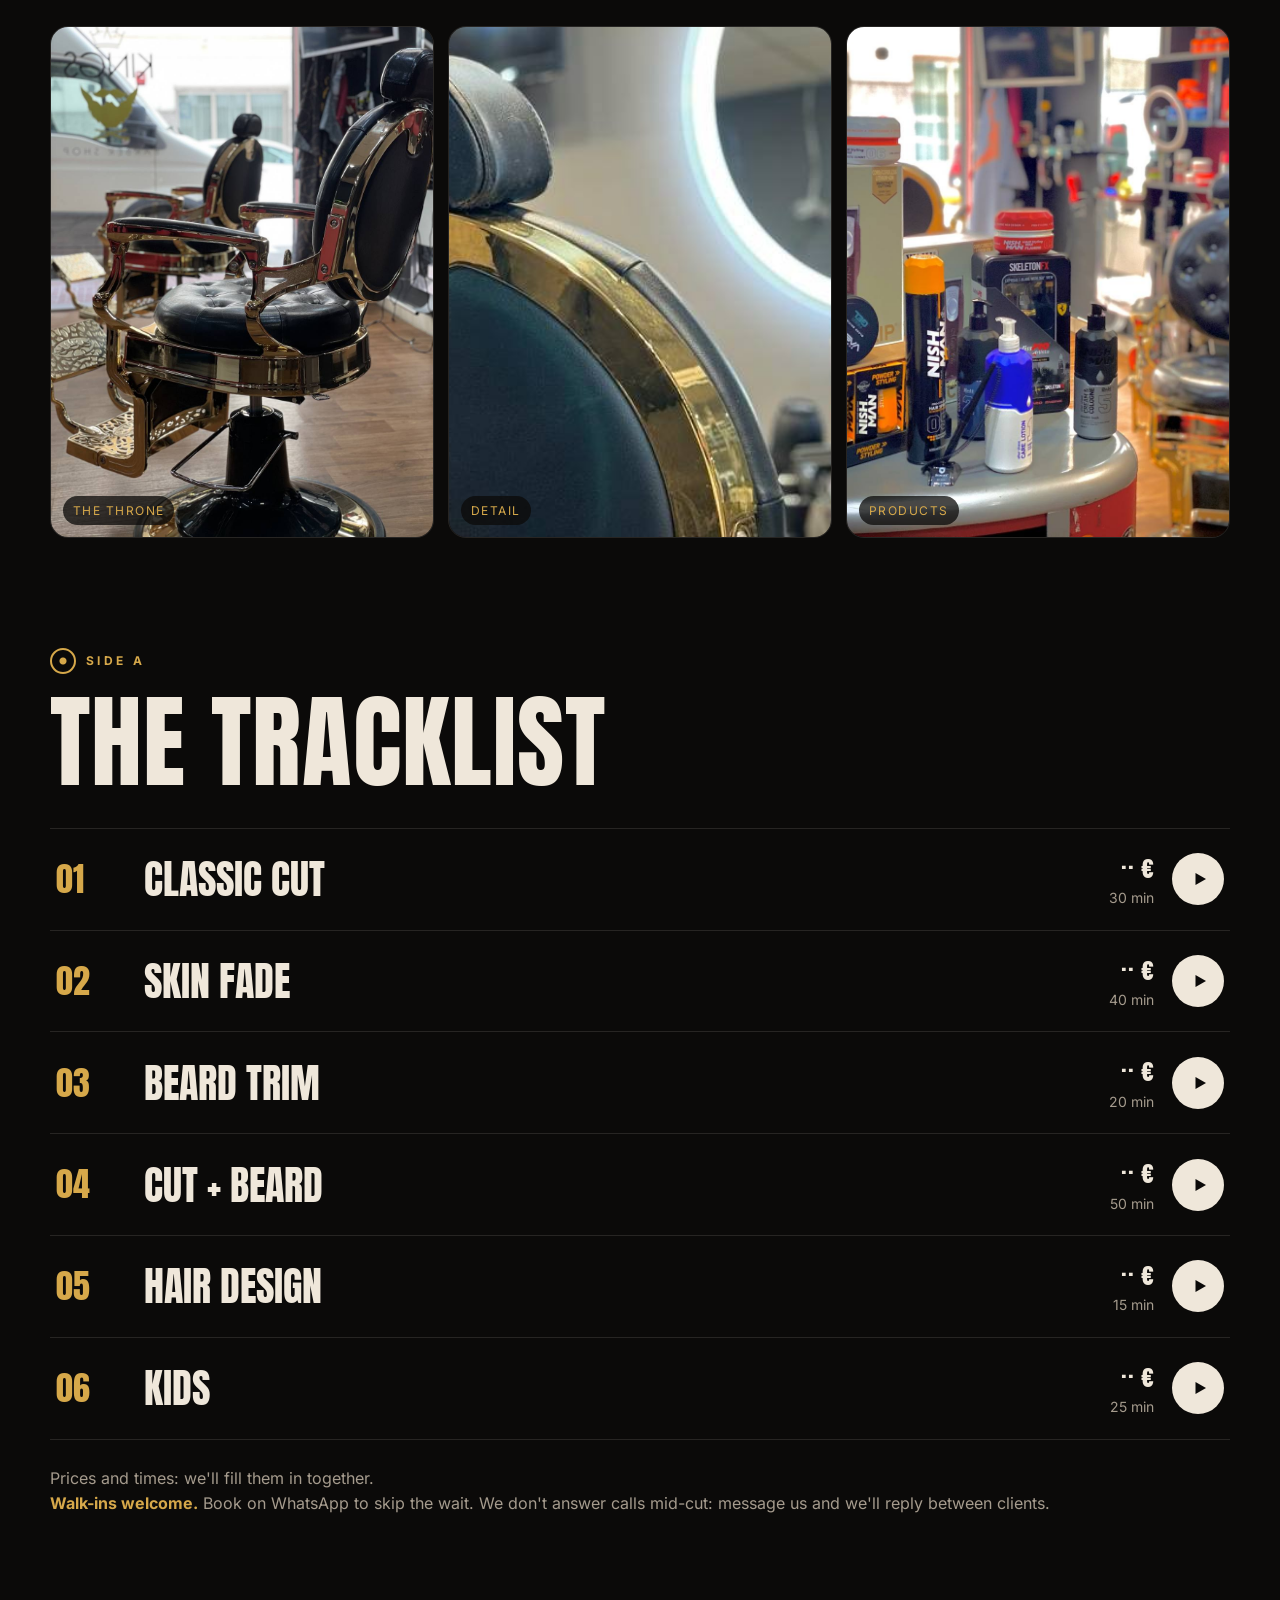
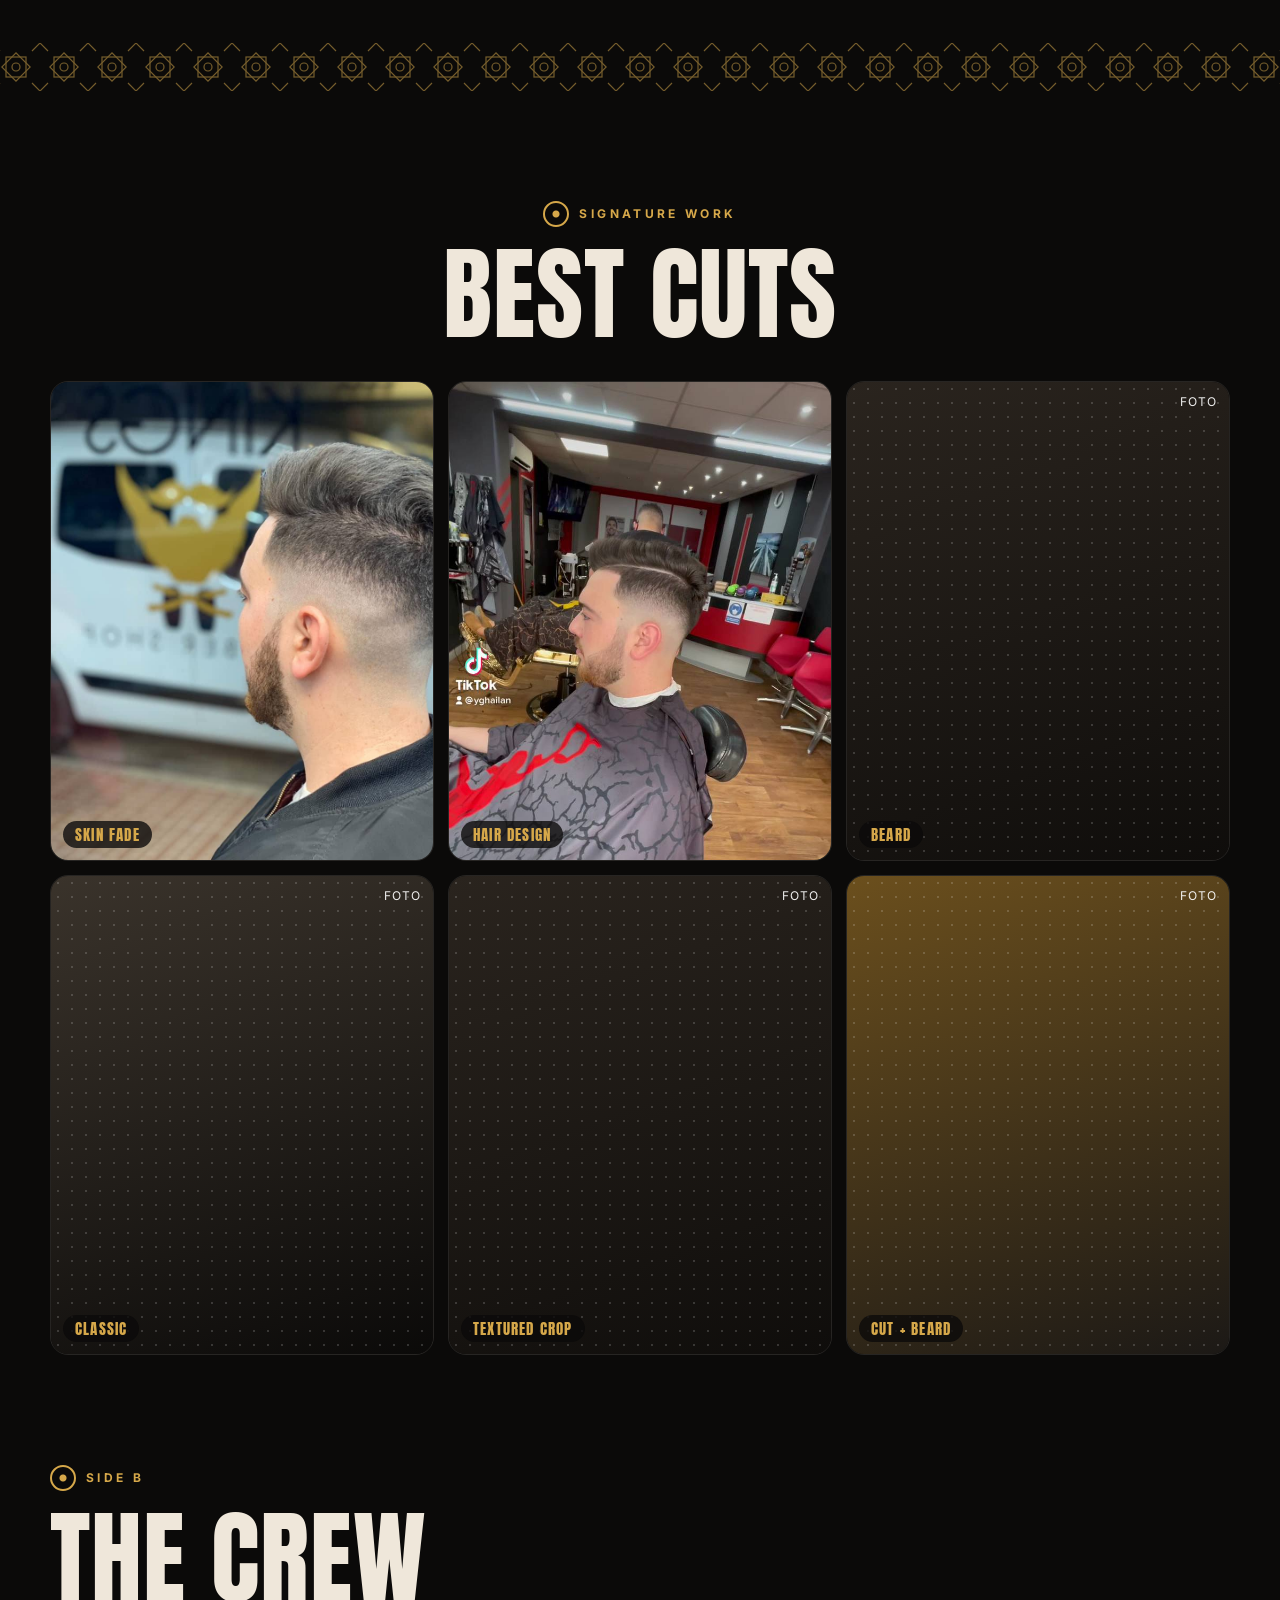
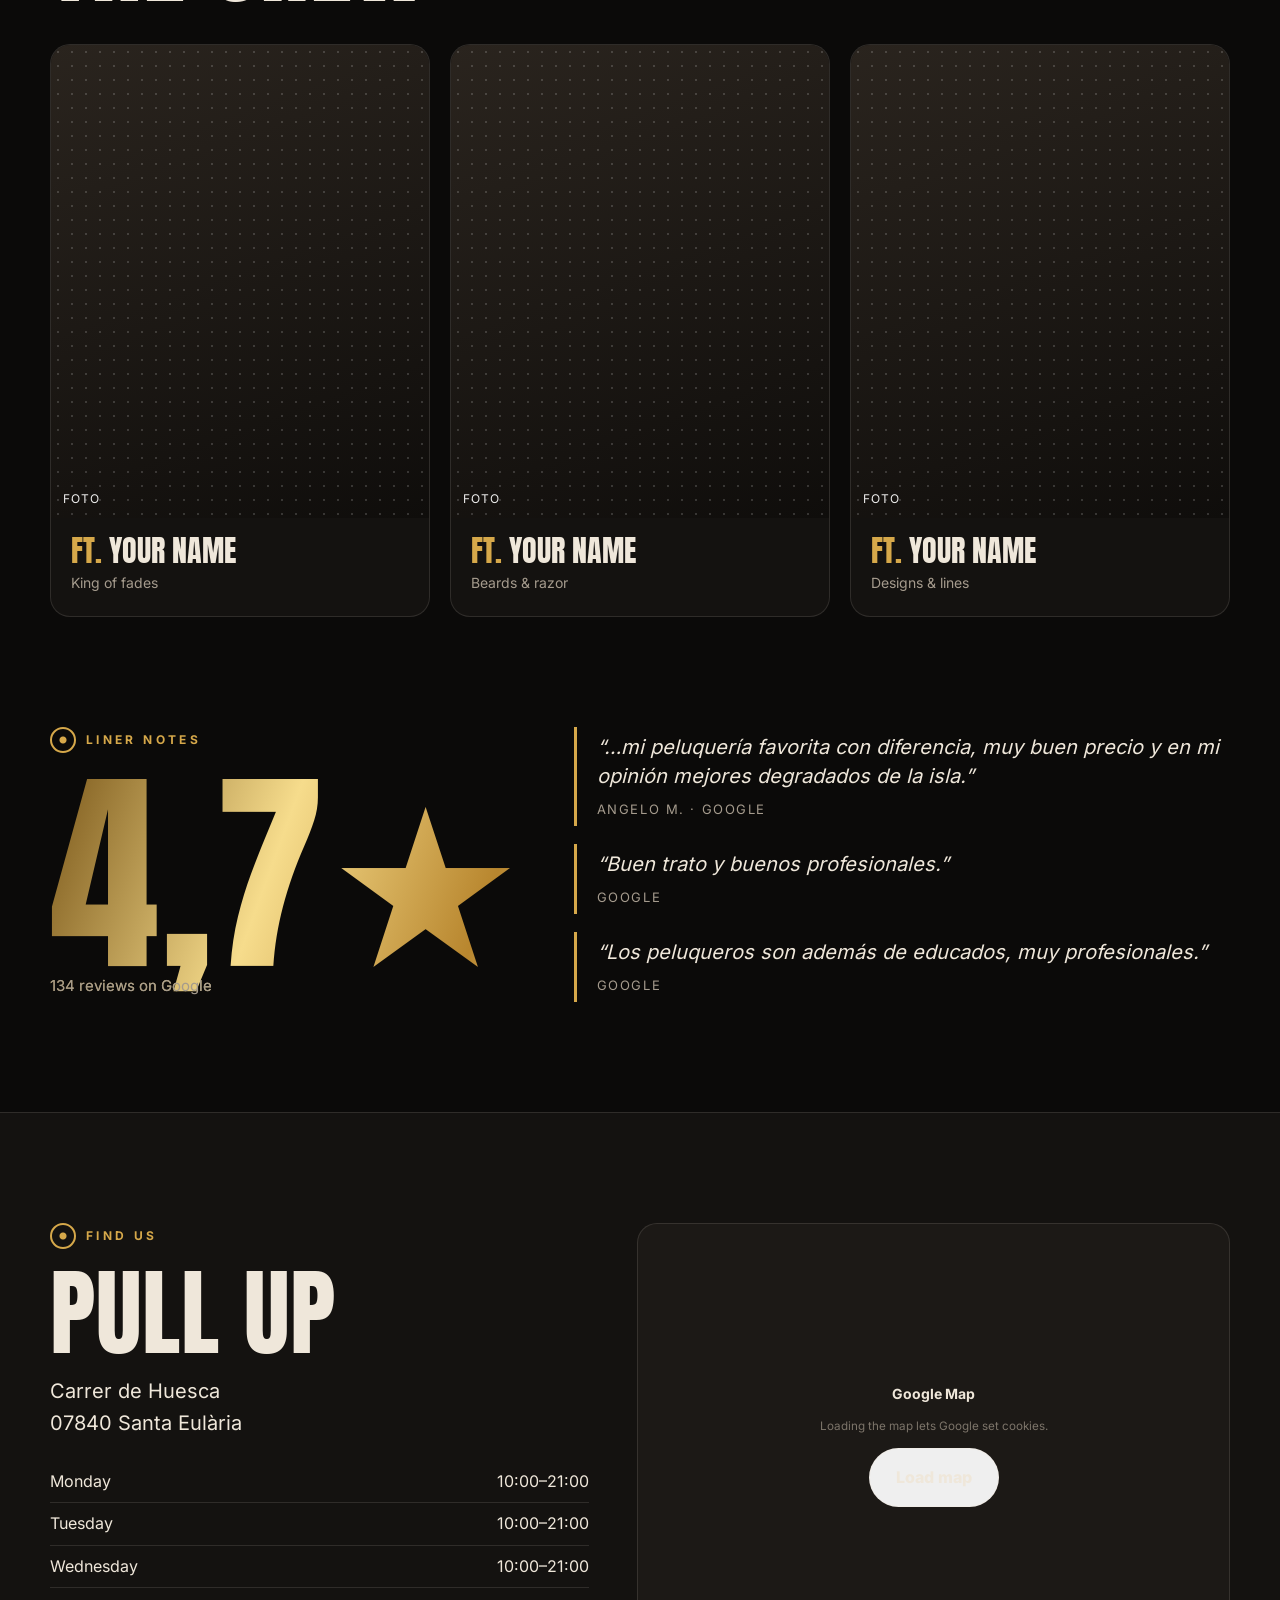
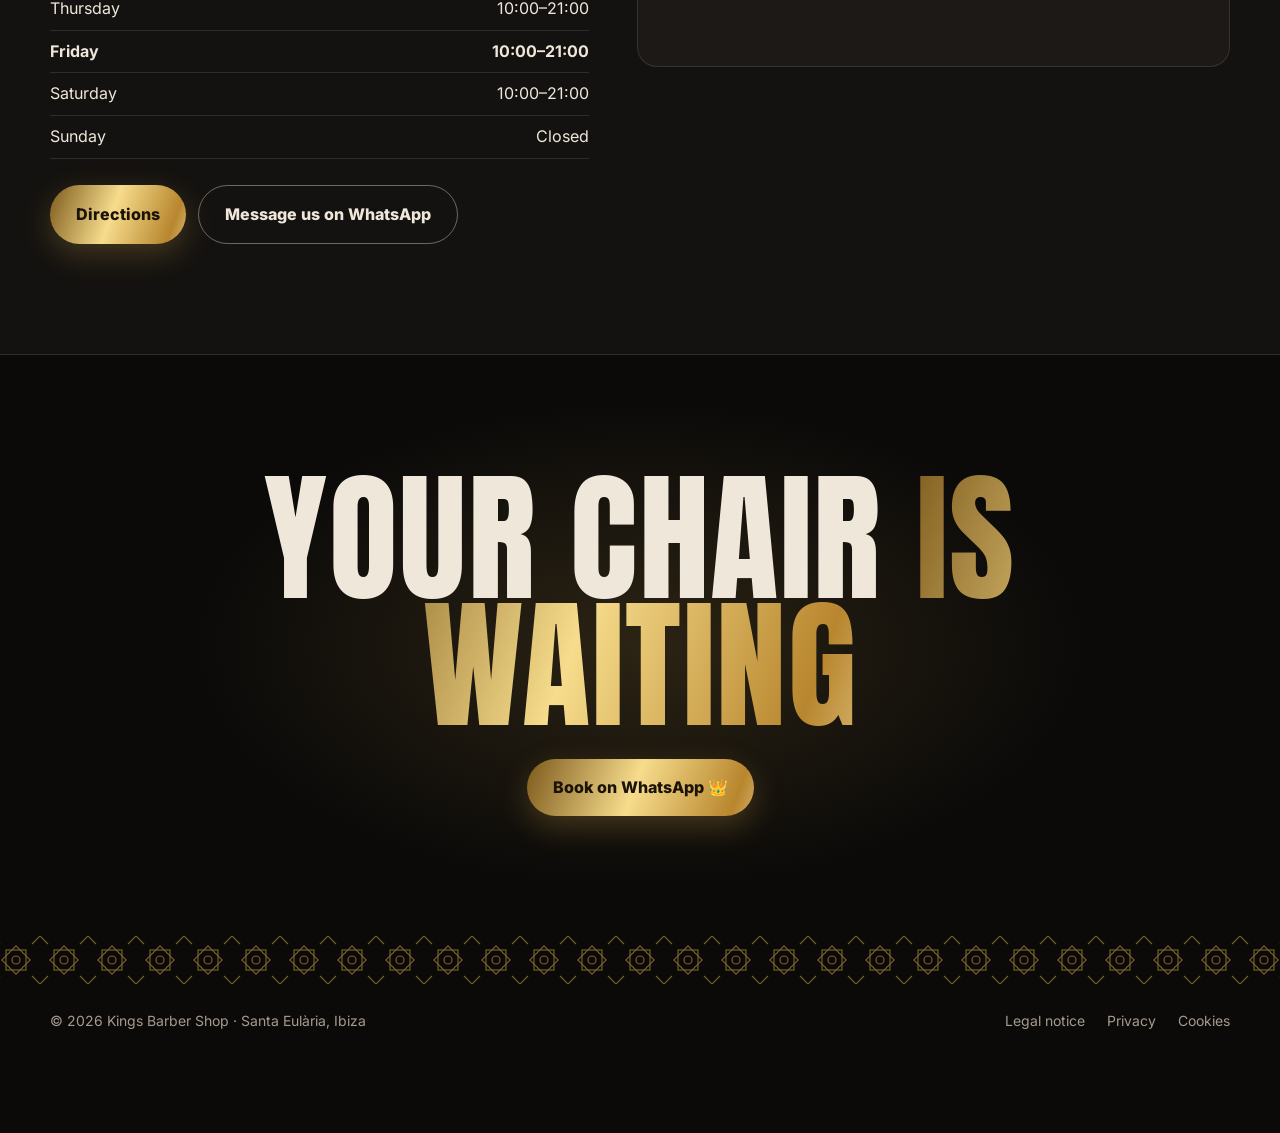
<file: kings/index.html>
<!doctype html>
<html lang="es">
<head>
<meta charset="utf-8">
<meta name="robots" content="noindex, nofollow">
<link rel="icon" href="data:,">
<meta name="viewport" content="width=device-width, initial-scale=1">
<title>Kings Barber Shop · Barbería en Santa Eulària, Ibiza</title>
<meta name="description" content="Kings Barber Shop: degradados, barbas y diseños en Santa Eulària, Ibiza. Sin cita o reservando por WhatsApp.">
<meta property="og:title" content="Kings Barber Shop · Barbería en Santa Eulària">
<meta property="og:description" content="Degradados, barbas y diseños. Reserva tu silla por WhatsApp.">
<meta name="theme-color" content="#0b0a09">
<script>document.documentElement.classList.add('js')</script>
<!-- EDIT: business details. Opening hours here drive the neon open/closed sign and the hours list. -->
<script type="application/ld+json">
{
  "@context": "https://schema.org",
  "@type": "BarberShop",
  "name": "Kings Barber Shop",
  "telephone": "+34 634 852 119",
  "priceRange": "€",
  "address": { "@type": "PostalAddress", "streetAddress": "Carrer de Huesca", "addressLocality": "Santa Eulària", "postalCode": "07840", "addressRegion": "Illes Balears", "addressCountry": "ES" },
  "openingHoursSpecification": [
  {
    "@type": "OpeningHoursSpecification",
    "dayOfWeek": [
      "Monday",
      "Tuesday",
      "Wednesday",
      "Thursday",
      "Friday",
      "Saturday"
    ],
    "opens": "10:00",
    "closes": "21:00"
  }
]
}
</script>
<script>
  window.SITE = {
    whatsapp: "34634852119",
    phone: "+34 634 852 119",
    mapQuery: "Carrer de Huesca, Santa Eulària, Ibiza",
    langs: ["es", "en", "ar"],
    waText: { es: "Hola Kings Barber Shop, quería reservar silla 👑", en: "Hi Kings Barber Shop, I'd like to book a chair 👑", ar: "مرحبًا Kings Barber Shop، أريد حجز موعد 👑" }
  };
</script>
<link rel="preload" href="fonts/anton-latin-400-normal.woff2" as="font" type="font/woff2" crossorigin>
<link rel="stylesheet" href="base.css">
<style>
  @font-face { font-family: "Anton"; src: url(fonts/anton-latin-400-normal.woff2) format("woff2"); font-display: swap; }
  @font-face { font-family: "Inter"; src: url(fonts/inter-latin-wght-normal.woff2) format("woff2"); font-weight: 100 900; font-display: swap; }
  @font-face { font-family: "Kufi"; src: url(fonts/noto-kufi-arabic-arabic-wght-normal.woff2) format("woff2"); font-weight: 100 900; font-display: swap; }

  :root {
    --black: #0b0a09; --coal: #141210; --coal-2: #1c1916; --bone: #efe7da; --muted: #a59b8d;
    --gold: #d6a84a; --red: #c8102e; --line: rgba(239,231,218,.12);
    --foil: linear-gradient(110deg, #7d5a1c 0%, #f6dc8c 20%, #b8862e 38%, #fff3c4 50%, #a87a26 62%, #f0cf78 80%, #7d5a1c 100%);
    --display: "Anton", "Arial Narrow", Impact, sans-serif;
    --sans: "Inter", system-ui, sans-serif;
    --kufi: "Kufi", "Noto Kufi Arabic", "Geeza Pro", sans-serif;
    --map-bg: #1c1916;
    --zellige: url("data:image/svg+xml,%3Csvg xmlns='http://www.w3.org/2000/svg' width='48' height='48' viewBox='0 0 48 48'%3E%3Cg fill='none' stroke='%23d6a84a' stroke-width='1.2' opacity='.75'%3E%3Crect x='14' y='14' width='20' height='20'/%3E%3Crect x='14' y='14' width='20' height='20' transform='rotate(45 24 24)'/%3E%3Ccircle cx='24' cy='24' r='4'/%3E%3Cpath d='M0 0l8 8M48 0l-8 8M0 48l8-8M48 48l-8-8'/%3E%3C/g%3E%3C/svg%3E");
    --grain: url("data:image/svg+xml,%3Csvg xmlns='http://www.w3.org/2000/svg' width='180' height='180'%3E%3Cfilter id='n'%3E%3CfeTurbulence type='fractalNoise' baseFrequency='.85' numOctaves='3' stitchTiles='stitch'/%3E%3C/filter%3E%3Crect width='100%25' height='100%25' filter='url(%23n)'/%3E%3C/svg%3E");
    --crown: url("data:image/svg+xml,%3Csvg xmlns='http://www.w3.org/2000/svg' viewBox='0 0 64 52'%3E%3Cpath d='M6 40 2 10l16 13L32 2l14 21 16-13-4 30z'/%3E%3Crect x='6' y='44' width='52' height='7' rx='2'/%3E%3C/svg%3E");
  }
  body { background: var(--black); color: var(--bone); font: 16px/1.6 var(--sans); }
  html[data-lang="ar"] body { font-family: var(--kufi), var(--sans); }
  body::after { content: ""; position: fixed; inset: -50%; z-index: 100; pointer-events: none; background-image: var(--grain); opacity: .07; animation: grain 1.2s steps(6) infinite; }
  @keyframes grain { 0% { transform: translate(0,0) } 20% { transform: translate(-3%,2%) } 40% { transform: translate(2%,-3%) } 60% { transform: translate(-2%,-1%) } 80% { transform: translate(3%,3%) } 100% { transform: translate(0,0) } }
  .wrap { width: min(1180px, 100% - 32px); margin-inline: auto; }
  .display { font-family: var(--display); text-transform: uppercase; letter-spacing: .01em; line-height: .9; font-weight: 400; }
  html[data-lang="ar"] .display [lang="ar"] { font-family: var(--kufi); font-weight: 800; line-height: 1.2; }
  .foil { background: var(--foil); background-size: 250% 100%; -webkit-background-clip: text; background-clip: text; color: transparent; animation: foil 6s linear infinite; }
  @keyframes foil { to { background-position: 250% 0; } }
  .side { display: inline-flex; align-items: center; gap: 10px; font: 700 12px/1 var(--sans); letter-spacing: .28em; text-transform: uppercase; color: var(--gold); }
  .side::before { content: ""; width: 26px; height: 26px; border-radius: 50%; border: 2px solid var(--gold); background: radial-gradient(circle, var(--gold) 0 3px, transparent 4px); }
  html[data-lang="ar"] .side { letter-spacing: 0; font-family: var(--kufi); font-size: 14px; }
  .btn { display: inline-flex; align-items: center; justify-content: center; gap: 10px; padding: 16px 26px; border-radius: 999px; font-weight: 800; font-size: 16px; text-decoration: none; transition: transform .15s, box-shadow .2s; }
  .btn:hover { transform: translateY(-2px); }
  .btn-gold { background: var(--foil); background-size: 250% 100%; animation: foil 6s linear infinite; color: #1a1306; box-shadow: 0 10px 30px rgba(214,168,74,.25); }
  .btn-line { border: 1.5px solid rgba(239,231,218,.4); color: var(--bone); }
  .btn-line:hover { border-color: var(--gold); color: var(--gold); }

  /* Header */
  header { position: fixed; inset: 0 0 auto 0; z-index: 50; transition: background .3s; }
  header.solid { background: rgba(11,10,9,.86); backdrop-filter: blur(10px); -webkit-backdrop-filter: blur(10px); border-bottom: 1px solid var(--line); }
  .nav { display: flex; align-items: center; justify-content: space-between; height: 68px; gap: 14px; }
  .logo { display: flex; align-items: center; gap: 10px; text-decoration: none; font-family: var(--display); font-size: 24px; letter-spacing: .04em; text-transform: uppercase; }
  .logo { white-space: nowrap; }
  @media (max-width: 900px) { .logo { font-size: 18px; gap: 8px; } .logo .crown { width: 24px; height: 19px; } }
  .crown { display: inline-block; width: 30px; height: 24px; background: var(--foil); background-size: 250% 100%; animation: foil 6s linear infinite; -webkit-mask: var(--crown) center / contain no-repeat; mask: var(--crown) center / contain no-repeat; }
  .nav-links { display: flex; gap: 26px; }
  .nav-links a { text-decoration: none; font-weight: 600; font-size: 15px; color: var(--muted); }
  .nav-links a:hover { color: var(--gold); }
  .nav-right { display: flex; align-items: center; gap: 8px; }
  .langs { display: flex; border: 1px solid var(--line); border-radius: 999px; padding: 3px; }
  .langs button { background: none; border: 0; color: var(--muted); font: 700 12px var(--sans); padding: 6px 10px; border-radius: 999px; }
  .langs button[data-lang-set="ar"] { font-family: var(--kufi); font-size: 13px; padding-block: 4px; }
  .langs button.active { background: var(--bone); color: var(--black); }

  /* Hero */
  .hero { position: relative; min-height: 100vh; min-height: 100svh; display: flex; align-items: center; padding: 120px 0 70px; overflow: hidden;
    background: radial-gradient(60% 50% at 70% 30%, rgba(214,168,74,.14), transparent 70%), radial-gradient(40% 40% at 10% 90%, rgba(200,16,46,.12), transparent 70%); }
  .hero-grid { display: grid; grid-template-columns: 1.3fr .7fr; gap: 32px; align-items: center; }
  .sticker { display: inline-flex; flex-direction: column; border: 2px solid var(--bone); font-family: var(--display); text-transform: uppercase; line-height: 1; margin-bottom: 26px; transform: rotate(-3deg); }
  .sticker span:first-child { background: var(--bone); color: var(--black); padding: 5px 10px 3px; font-size: 13px; letter-spacing: .14em; }
  .sticker span:last-child { padding: 5px 10px 4px; font-size: 18px; letter-spacing: .06em; }
  .title { font-size: clamp(96px, 27vw, 260px); margin: 0; }
  .title .w2 { display: block; color: transparent; -webkit-text-stroke: 2px var(--gold); }
  .title .w1 { display: block; }
  .arname { font-family: var(--kufi); font-weight: 800; font-size: clamp(30px, 6vw, 64px); line-height: 1.3; margin: 10px 0 0; direction: rtl; unicode-bidi: isolate; display: inline-block; }
  .lead { font-size: 18px; color: #d8cfc2; max-width: 46ch; margin: 22px 0 30px; }
  .actions { display: flex; flex-wrap: wrap; gap: 12px; }
  .hero-side { display: grid; justify-items: center; gap: 26px; text-align: center; }
  .big-crown { width: min(260px, 60vw); aspect-ratio: 64 / 52; background: var(--foil); background-size: 250% 100%; animation: foil 6s linear infinite, float 6s ease-in-out infinite; -webkit-mask: var(--crown) center / contain no-repeat; mask: var(--crown) center / contain no-repeat; filter: drop-shadow(0 20px 40px rgba(214,168,74,.35)); }
  @keyframes float { 50% { transform: translateY(-10px) rotate(-2deg); } }

  /* Neon sign */
  .neon { font-family: var(--display); text-transform: uppercase; letter-spacing: .14em; font-size: 22px; padding: 10px 20px 8px; border: 2px solid currentColor; border-radius: 12px; color: #ff4f5e;
    text-shadow: 0 0 4px currentColor, 0 0 14px currentColor, 0 0 28px currentColor; box-shadow: 0 0 8px currentColor, 0 0 24px rgba(255,79,94,.35), inset 0 0 10px currentColor; opacity: .85; }
  .neon.is-open { color: #ffd36b; box-shadow: 0 0 8px currentColor, 0 0 28px rgba(255,211,107,.45), inset 0 0 10px currentColor; animation: flicker 2.6s linear 1, hum 4s ease-in-out 2.6s infinite; opacity: 1; }
  html[data-lang="ar"] .neon { font-family: var(--kufi); font-weight: 800; letter-spacing: 0; }
  @keyframes flicker { 0%, 8%, 12%, 30%, 34%, 100% { opacity: 1 } 10%, 32% { opacity: .2 } 60% { opacity: .9 } 62% { opacity: .4 } 64% { opacity: 1 } }
  @keyframes hum { 50% { opacity: .88 } }
  .rating { font-size: 14px; color: var(--muted); }
  .rating b { font-family: var(--display); font-size: 34px; color: var(--bone); display: block; letter-spacing: .02em; }

  /* Ticker */
  .ticker { background: var(--foil); background-size: 250% 100%; animation: foil 8s linear infinite; color: #1a1306; overflow: hidden; border-block: 2px solid #1a1306; transform: rotate(-1.5deg); margin-inline: -20px; }
  .ticker-wrap { overflow: hidden; padding: 14px 0; }
  .ticker-track { display: flex; width: max-content; animation: tick 28s linear infinite; }
  .ticker-track span { font-family: var(--display); text-transform: uppercase; font-size: 30px; padding: 12px 0; white-space: nowrap; }
  html[data-lang="ar"] .ticker-track span { font-family: var(--kufi); font-weight: 800; font-size: 26px; }
  @keyframes tick { to { transform: translateX(-50%); } }
  html[dir="rtl"] .ticker-track { animation-name: tick-rtl; }
  @keyframes tick-rtl { to { transform: translateX(50%); } }

  section { padding: 110px 0; position: relative; }
  .sec-head { display: flex; justify-content: space-between; align-items: end; gap: 20px; flex-wrap: wrap; margin-bottom: 40px; }
  .sec-head h2 { font-size: clamp(48px, 8vw, 104px); margin: 14px 0 0; }
  .zellige { height: 48px; background: var(--zellige) center / 48px 48px repeat-x; opacity: .7; }

  /* Tracklist */
  .tracks { border-top: 1px solid var(--line); }
  .track { display: grid; grid-template-columns: 70px 1fr auto auto; align-items: center; gap: 18px; padding: 20px 6px; border-bottom: 1px solid var(--line); transition: background .25s; }
  .track:hover { background: linear-gradient(90deg, rgba(214,168,74,.10), transparent); }
  .track .no { font-family: var(--display); font-size: 34px; color: var(--gold); }
  .track .name { font-family: var(--display); text-transform: uppercase; font-size: clamp(24px, 3.4vw, 40px); line-height: 1; }
  html[data-lang="ar"] .track .name { font-family: var(--kufi); font-weight: 800; font-size: clamp(20px, 3vw, 32px); line-height: 1.3; }
  .track .meta { color: var(--muted); font-size: 14px; text-align: end; white-space: nowrap; }
  .track .meta b { display: block; color: var(--bone); font-family: var(--display); font-size: 24px; font-weight: 400; letter-spacing: .02em; }
  .play { width: 52px; height: 52px; border-radius: 50%; display: grid; place-items: center; background: var(--bone); color: var(--black); text-decoration: none; transition: transform .2s, background .2s; }
  .play:hover { transform: scale(1.08); background: var(--gold); }
  .play svg { width: 18px; height: 18px; margin-inline-start: 3px; }
  html[dir="rtl"] .play svg { transform: scaleX(-1); }
  .walkin { margin-top: 26px; color: var(--muted); }
  .walkin b { color: var(--gold); }

  /* Best cuts */
  .cuts { display: grid; grid-template-columns: repeat(3, 1fr); gap: 14px; }
  .cut { position: relative; aspect-ratio: 4 / 5; border-radius: 18px; overflow: hidden; border: 1px solid var(--line); margin: 0; }
  .cut .ph { position: absolute; inset: 0; transition: transform .6s ease; --ph: linear-gradient(160deg, #2a241e, #0f0d0b); }
  .cut:nth-child(2) .ph, .cut:nth-child(6) .ph { --ph: linear-gradient(160deg, #6b4f1d, #1c1916); }
  .cut:nth-child(4) .ph { --ph: linear-gradient(160deg, #3a332b, #0b0a09); }
  .cut:hover .ph { transform: scale(1.05); }
  .cut figcaption { position: absolute; left: 12px; bottom: 12px; z-index: 1; background: rgba(11,10,9,.78); padding: 6px 12px; border-radius: 99px; font: 400 15px/1 var(--display); letter-spacing: .08em; text-transform: uppercase; color: var(--gold); }
  html[dir="rtl"] .cut figcaption { left: auto; right: 12px; }
  html[data-lang="ar"] .cut figcaption { font-family: var(--kufi); font-weight: 700; font-size: 13px; letter-spacing: 0; line-height: 1.4; }
  .cut .ph > span { position: absolute; top: 0; right: 0; }
  .cuts-note { text-align: center; color: var(--muted); font-size: 14px; margin-top: 16px; }

  /* Crew */
  .crew { display: grid; grid-template-columns: repeat(3, 1fr); gap: 20px; }
  .member { background: var(--coal); border: 1px solid var(--line); border-radius: 20px; overflow: hidden; }
  .member .ph { aspect-ratio: 4 / 5; --ph: linear-gradient(160deg, #2a241e, #0f0d0b); }
  .member div.txt { padding: 18px 20px 22px; }
  .member .ft { font-family: var(--display); text-transform: uppercase; font-size: 30px; line-height: 1; }
  .member .ft i { font-style: normal; color: var(--gold); }
  html[data-lang="ar"] .member .ft { font-family: var(--kufi); font-weight: 800; font-size: 24px; line-height: 1.4; }
  .member p { margin: 6px 0 0; color: var(--muted); font-size: 14px; }

  /* Liner notes */
  .notes { display: grid; grid-template-columns: .8fr 1.2fr; gap: 48px; align-items: start; }
  .score { font-family: var(--display); font-size: clamp(110px, 18vw, 220px); line-height: .85; }
  .score small { display: block; font-family: var(--sans); font-size: 15px; color: var(--muted); margin-top: 14px; letter-spacing: 0; text-transform: none; }
  .quotes { display: grid; gap: 18px; }
  .quote { border-inline-start: 3px solid var(--gold); padding: 6px 0 6px 20px; }
  html[dir="rtl"] .quote { padding: 6px 20px 6px 0; }
  .quote p { margin: 0; font-size: 20px; line-height: 1.45; font-style: italic; }
  .quote p, .quote cite { unicode-bidi: plaintext; }
  .track .meta, .member .ft i { unicode-bidi: isolate; direction: ltr; }
  html[dir="rtl"] .track .meta { text-align: right; }
  .quote cite { display: block; margin-top: 8px; color: var(--muted); font-style: normal; font-size: 13px; letter-spacing: .12em; text-transform: uppercase; }

  /* Visit */
  .visit { background: var(--coal); border-block: 1px solid var(--line); }
  .visit-grid { display: grid; grid-template-columns: 1fr 1.1fr; gap: 48px; }
  .visit h2 { font-size: clamp(48px, 8vw, 96px); margin: 14px 0 18px; }
  .addr { font-size: 20px; margin: 0 0 22px; }
  .visit [data-hours] li { border-color: var(--line); }
  .visit .map-box { border-radius: 20px; border: 1px solid var(--line); }
  .map-consent small { color: var(--muted); }

  .final { text-align: center; padding: 120px 0; background: radial-gradient(50% 60% at 50% 50%, rgba(214,168,74,.16), transparent 70%); }
  .final h2 { font-size: clamp(56px, 11vw, 150px); margin: 0 0 30px; }

  footer { padding: 0 0 100px; color: var(--muted); font-size: 14px; }
  footer .wrap { display: flex; justify-content: space-between; gap: 14px; flex-wrap: wrap; padding-top: 26px; }
  footer a { margin-inline-start: 18px; text-decoration: none; }
  footer a:hover { color: var(--gold); }

  @media (prefers-reduced-motion: reduce) {
    body::after, .foil, .btn-gold, .crown, .big-crown, .ticker, .ticker-track, .neon.is-open { animation: none !important; }
  }
  @media (max-width: 900px) {
    .nav-links { position: fixed; inset: 68px 0 auto 0; flex-direction: column; gap: 0; padding: 8px 16px 20px; background: var(--black); border-bottom: 1px solid var(--line); transform: translateY(-140%); transition: transform .3s; z-index: -1; }
    .nav-open .nav-links { transform: none; }
    .nav-links a { padding: 13px 0; font-size: 18px; color: var(--bone); }
    .nav-toggle { display: block; }
    .hero { padding-top: 110px; }
    .hero-grid, .notes, .visit-grid { grid-template-columns: 1fr; }
    .hero-side { grid-template-columns: auto 1fr; justify-items: start; text-align: start; align-items: center; gap: 18px; }
    .big-crown { width: 96px; }
    .hero-side .rating { grid-column: 1 / -1; }
    .crew { grid-template-columns: 1fr; }
    .cuts { grid-template-columns: 1fr 1fr; gap: 10px; }
    .member { display: grid; grid-template-columns: 120px 1fr; align-items: center; }
    .member .ph { aspect-ratio: 1; height: 100%; }
    .track { grid-template-columns: 44px 1fr auto; gap: 12px; }
    .track .meta { grid-column: 2; grid-row: 2; text-align: start; }
    .track .meta b { display: inline; margin-inline-end: 8px; }
    .track .play { grid-column: 3; grid-row: 1 / span 2; }
    .track .no { font-size: 26px; }
    section { padding: 80px 0; }
    footer a { margin: 0 18px 0 0; }
  }
  .hero { background: linear-gradient(180deg, rgba(11,10,9,.78), rgba(11,10,9,.9) 60%, #0b0a09), url(photos/shop.jpg) center / cover; }
  .shop-grid { display: grid; grid-template-columns: 1fr 1fr; gap: 14px; }
  .shop-grid figure { margin: 0; position: relative; border-radius: 18px; overflow: hidden; border: 1px solid var(--line); aspect-ratio: 3 / 4; }
  .shop-grid img { width: 100%; height: 100%; object-fit: cover; display: block; transition: transform .6s ease; }
  .shop-grid figure:hover img { transform: scale(1.04); }
  .shop-grid figcaption { position: absolute; left: 12px; bottom: 12px; background: rgba(11,10,9,.75); padding: 5px 10px; border-radius: 99px; font-size: 12px; letter-spacing: .12em; text-transform: uppercase; color: var(--gold); }
  html[dir="rtl"] .shop-grid figcaption { left: auto; right: 12px; letter-spacing: 0; }
  .shop-grid.three { grid-template-columns: repeat(3, 1fr); }
  @media (max-width: 900px) {
    .shop-grid { gap: 10px; }
    .shop-grid.three { grid-template-columns: 1fr 1fr; }
    .shop-grid.three figure { aspect-ratio: 4 / 3; }
    .shop-grid.three figure:first-child { grid-row: span 2; aspect-ratio: auto; }
  }
  .cut-img { position: absolute; inset: 0; width: 100%; height: 100%; object-fit: cover; transition: transform .6s ease; }
  .cut:hover .cut-img { transform: scale(1.05); }
</style>
</head>
<body>
<header>
  <nav class="wrap nav" aria-label="Principal">
    <a class="logo" href="#" translate="no"><span class="crown" aria-hidden="true"></span>Kings Barber Shop</a>
    <div class="nav-links">
      <a href="#tracklist"><span lang="es">Tracklist</span><span lang="en">Tracklist</span><span lang="ar">القائمة</span></a>
      <a href="#cortes"><span lang="es">Cortes</span><span lang="en">Cuts</span><span lang="ar">القصّات</span></a>
      <a href="#crew"><span lang="es">El equipo</span><span lang="en">The crew</span><span lang="ar">الفريق</span></a>
      <a href="#visitanos"><span lang="es">Visítanos</span><span lang="en">Visit</span><span lang="ar">زورونا</span></a>
    </div>
    <div class="nav-right">
      <div class="langs" translate="no" role="group" aria-label="Idioma / Language / اللغة">
        <button type="button" data-lang-set="es">ES</button>
        <button type="button" data-lang-set="en">EN</button>
        <button type="button" data-lang-set="ar" lang="ar-MA">عربي</button>
      </div>
      <button class="nav-toggle" type="button" data-nav-toggle aria-label="Menu" aria-expanded="false"><span></span><span></span><span></span></button>
    </div>
  </nav>
</header>

<main>
  <div class="hero">
    <div class="wrap hero-grid">
      <div>
        <div class="sticker" aria-hidden="true"><span><span lang="es">Cortes frescos</span><span lang="en">Fresh cuts</span><span lang="ar">قصّات جديدة</span></span><span>Santa Eulària · Ibiza</span></div>
        <h1 class="display title" translate="no"><span class="w1 foil">Kings</span><span class="w2">Barber<br>Shop</span></h1>
        <p class="arname" lang="ar-MA" translate="no"><span class="foil">كينغز باربر شوب</span></p>
        <p class="lead"><span lang="es">Degradados, barbas y diseños en Santa Eulària. Ven sin cita o reserva tu silla por WhatsApp.</span><span lang="en">Fades, beards and hair designs in Santa Eulària. Walk in, or book your chair on WhatsApp.</span><span lang="ar">تدريج، لحية وتصاميم في سانتا أولاريا. تعال بدون موعد أو احجز كرسيك عبر واتساب.</span></p>
        <div class="actions">
          <a class="btn btn-gold" data-wa href="#"><span lang="es">Reserva tu silla 👑</span><span lang="en">Book your chair 👑</span><span lang="ar">احجز كرسيك 👑</span></a>
          <a class="btn btn-line" href="#tracklist"><span lang="es">Ver la tracklist</span><span lang="en">See the tracklist</span><span lang="ar">شاهد القائمة</span></a>
        </div>
      </div>
      <div class="hero-side">
        <div class="big-crown" aria-hidden="true"></div>
        <span class="neon" data-open-status>Abierto ahora</span>
        <div class="rating"><b><bdi dir="ltr">4,7★</bdi></b><span lang="es">134 reseñas en Google</span><span lang="en">134 Google reviews</span><span lang="ar">134 مراجعة على Google</span></div>
      </div>
    </div>
  </div>

  <div class="ticker-wrap" aria-hidden="true"><div class="ticker">
    <div class="ticker-track">
      <span lang="es">Degradado ✦ Barba ✦ Diseños ✦ Niños ✦ Navaja ✦ Degradado ✦ Barba ✦ Diseños ✦ Niños ✦ Navaja ✦&nbsp;</span><span lang="es">Degradado ✦ Barba ✦ Diseños ✦ Niños ✦ Navaja ✦ Degradado ✦ Barba ✦ Diseños ✦ Niños ✦ Navaja ✦&nbsp;</span>
      <span lang="en">Skin fade ✦ Beard ✦ Designs ✦ Kids ✦ Razor ✦ Skin fade ✦ Beard ✦ Designs ✦ Kids ✦ Razor ✦&nbsp;</span><span lang="en">Skin fade ✦ Beard ✦ Designs ✦ Kids ✦ Razor ✦ Skin fade ✦ Beard ✦ Designs ✦ Kids ✦ Razor ✦&nbsp;</span>
      <span lang="ar">تدريج ✦ لحية ✦ تصاميم ✦ أطفال ✦ موس ✦ تدريج ✦ لحية ✦ تصاميم ✦ أطفال ✦ موس ✦&nbsp;</span><span lang="ar">تدريج ✦ لحية ✦ تصاميم ✦ أطفال ✦ موس ✦ تدريج ✦ لحية ✦ تصاميم ✦ أطفال ✦ موس ✦&nbsp;</span>
    </div>
  </div></div>

  <section id="el-local" style="padding-bottom:0">
    <div class="wrap">
      <div class="sec-head reveal"><div><span class="side"><span lang="es">El local</span><span lang="en">The shop</span><span lang="ar">المحل</span></span><h2 class="display"><span lang="es">Trono de oro</span><span lang="en">Golden thrones</span><span lang="ar">عروش ذهبية</span></h2></div></div>
      <div class="shop-grid three reveal">
        <figure><img src="photos/gold-chair.jpg" alt="Sillón de barbero dorado" loading="lazy"><figcaption><span lang="es">El trono</span><span lang="en">The throne</span><span lang="ar">العرش</span></figcaption></figure>
        <figure><img src="photos/chair-closeup.jpg" alt="Detalle del sillón" loading="lazy"><figcaption><span lang="es">Detalle</span><span lang="en">Detail</span><span lang="ar">تفاصيل</span></figcaption></figure>
        <figure><img src="photos/products.jpg" alt="Productos" loading="lazy"><figcaption><span lang="es">Productos</span><span lang="en">Products</span><span lang="ar">المنتجات</span></figcaption></figure>
      </div>
    </div>
  </section>

  <section id="tracklist">
    <div class="wrap">
      <div class="sec-head reveal">
        <div><span class="side"><span lang="es">Cara A</span><span lang="en">Side A</span><span lang="ar">الوجه أ</span></span><h2 class="display"><span lang="es">La tracklist</span><span lang="en">The tracklist</span><span lang="ar">القائمة</span></h2></div>
      </div>
      <div class="tracks">
        <div class="track reveal"><span class="no">01</span><span class="name"><span lang="es">Corte clásico</span><span lang="en">Classic cut</span><span lang="ar">قصة كلاسيكية</span></span><span class="meta"><b>·· €</b>30 min</span><a class="play" data-wa href="#" data-wa-es="Hola Kings Barber Shop, quería reservar: Corte clásico" data-wa-en="Hi Kings Barber Shop, I'd like to book: Classic cut" data-wa-ar="مرحبًا، أريد حجز: قصة كلاسيكية" aria-label="Reservar"><svg viewBox="0 0 24 24" fill="currentColor"><path d="M6 4l14 8-14 8z"/></svg></a></div>
        <div class="track reveal"><span class="no">02</span><span class="name"><span lang="es">Degradado</span><span lang="en">Skin fade</span><span lang="ar">تدريج (فيد)</span></span><span class="meta"><b>·· €</b>40 min</span><a class="play" data-wa href="#" data-wa-es="Hola Kings Barber Shop, quería reservar: Degradado" data-wa-en="Hi Kings Barber Shop, I'd like to book: Skin fade" data-wa-ar="مرحبًا، أريد حجز: تدريج" aria-label="Reservar"><svg viewBox="0 0 24 24" fill="currentColor"><path d="M6 4l14 8-14 8z"/></svg></a></div>
        <div class="track reveal"><span class="no">03</span><span class="name"><span lang="es">Barba</span><span lang="en">Beard trim</span><span lang="ar">تهذيب اللحية</span></span><span class="meta"><b>·· €</b>20 min</span><a class="play" data-wa href="#" data-wa-es="Hola Kings Barber Shop, quería reservar: Barba" data-wa-en="Hi Kings Barber Shop, I'd like to book: Beard trim" data-wa-ar="مرحبًا، أريد حجز: تهذيب اللحية" aria-label="Reservar"><svg viewBox="0 0 24 24" fill="currentColor"><path d="M6 4l14 8-14 8z"/></svg></a></div>
        <div class="track reveal"><span class="no">04</span><span class="name"><span lang="es">Corte + barba</span><span lang="en">Cut + beard</span><span lang="ar">قصة + لحية</span></span><span class="meta"><b>·· €</b>50 min</span><a class="play" data-wa href="#" data-wa-es="Hola Kings Barber Shop, quería reservar: Corte + barba" data-wa-en="Hi Kings Barber Shop, I'd like to book: Cut + beard" data-wa-ar="مرحبًا، أريد حجز: قصة + لحية" aria-label="Reservar"><svg viewBox="0 0 24 24" fill="currentColor"><path d="M6 4l14 8-14 8z"/></svg></a></div>
        <div class="track reveal"><span class="no">05</span><span class="name"><span lang="es">Diseño / líneas</span><span lang="en">Hair design</span><span lang="ar">رسم على الشعر</span></span><span class="meta"><b>·· €</b>15 min</span><a class="play" data-wa href="#" data-wa-es="Hola Kings Barber Shop, quería reservar: Diseño" data-wa-en="Hi Kings Barber Shop, I'd like to book: Hair design" data-wa-ar="مرحبًا، أريد حجز: رسم على الشعر" aria-label="Reservar"><svg viewBox="0 0 24 24" fill="currentColor"><path d="M6 4l14 8-14 8z"/></svg></a></div>
        <div class="track reveal"><span class="no">06</span><span class="name"><span lang="es">Niños</span><span lang="en">Kids</span><span lang="ar">أطفال</span></span><span class="meta"><b>·· €</b>25 min</span><a class="play" data-wa href="#" data-wa-es="Hola Kings Barber Shop, quería reservar: Corte niño" data-wa-en="Hi Kings Barber Shop, I'd like to book: Kids cut" data-wa-ar="مرحبًا، أريد حجز: قصة أطفال" aria-label="Reservar"><svg viewBox="0 0 24 24" fill="currentColor"><path d="M6 4l14 8-14 8z"/></svg></a></div>
      </div>
      <p class="walkin reveal"><span lang="es">Precios y tiempos: los ponemos juntos. </span><span lang="en">Prices and times: we'll fill them in together. </span><span lang="ar">الأسعار والأوقات: نضعها معًا. </span><br><span lang="es"><b>Sin cita:</b> ven cuando quieras. Reservando por WhatsApp no esperas. Mientras cortamos no cogemos el teléfono: escríbenos y te contestamos entre clientes.</span><span lang="en"><b>Walk-ins welcome.</b> Book on WhatsApp to skip the wait. We don't answer calls mid-cut: message us and we'll reply between clients.</span><span lang="ar"><b>بدون موعد:</b> تعال متى شئت. احجز عبر واتساب ولا تنتظر. لا نرد على المكالمات أثناء القص: راسلنا وسنرد بين الزبائن.</span></p>
    </div>
  </section>

  <div class="zellige" aria-hidden="true"></div>

  <section id="cortes">
    <div class="wrap">
      <div class="sec-head reveal" style="justify-content:center;text-align:center">
        <div><span class="side"><span lang="es">El sello de la casa</span><span lang="en">Signature work</span><span lang="ar">بصمتنا</span></span><h2 class="display"><span lang="es">Los mejores cortes</span><span lang="en">Best cuts</span><span lang="ar">أفضل القصّات</span></h2></div>
      </div>
      <!-- EDIT: 6 photos of their best cuts (back/side of head, or customers who agreed). -->
      <div class="cuts">
        <figure class="cut reveal"><img class="cut-img" src="photos/fade-1.jpg" alt="Degradado" loading="lazy" style="object-position:center 40%"><figcaption><span lang="es">Degradado</span><span lang="en">Skin fade</span><span lang="ar">تدريج</span></figcaption></figure>
        <figure class="cut reveal"><img class="cut-img" src="photos/fade-2.jpg" alt="Degradado con línea" loading="lazy" style="object-position:center 22%"><figcaption><span lang="es">Diseño</span><span lang="en">Hair design</span><span lang="ar">رسم على الشعر</span></figcaption></figure>
        <figure class="cut reveal"><div class="ph"><span>Foto</span></div><figcaption><span lang="es">Barba</span><span lang="en">Beard</span><span lang="ar">لحية</span></figcaption></figure>
        <figure class="cut reveal"><div class="ph"><span>Foto</span></div><figcaption><span lang="es">Clásico</span><span lang="en">Classic</span><span lang="ar">كلاسيكي</span></figcaption></figure>
        <figure class="cut reveal"><div class="ph"><span>Foto</span></div><figcaption><span lang="es">Texturizado</span><span lang="en">Textured crop</span><span lang="ar">قصة مموجة</span></figcaption></figure>
        <figure class="cut reveal"><div class="ph"><span>Foto</span></div><figcaption><span lang="es">Corte + barba</span><span lang="en">Cut + beard</span><span lang="ar">قصة + لحية</span></figcaption></figure>
      </div>
    </div>
  </section>

  <section id="crew" style="padding-top:0">
    <div class="wrap">
      <div class="sec-head reveal">
        <div><span class="side"><span lang="es">Cara B</span><span lang="en">Side B</span><span lang="ar">الوجه ب</span></span><h2 class="display"><span lang="es">El equipo</span><span lang="en">The crew</span><span lang="ar">الفريق</span></h2></div>
      </div>
      <!-- EDIT: real names + photos (with their OK). -->
      <div class="crew">
        <div class="member reveal"><div class="ph"><span>Foto</span></div><div class="txt"><div class="ft"><i>ft.</i> <span lang="es">Tu nombre</span><span lang="en">Your name</span><span lang="ar">اسمك</span></div><p><span lang="es">Rey del degradado</span><span lang="en">King of fades</span><span lang="ar">ملك التدريج</span></p></div></div>
        <div class="member reveal"><div class="ph"><span>Foto</span></div><div class="txt"><div class="ft"><i>ft.</i> <span lang="es">Tu nombre</span><span lang="en">Your name</span><span lang="ar">اسمك</span></div><p><span lang="es">Barbas y navaja</span><span lang="en">Beards &amp; razor</span><span lang="ar">اللحى والموس</span></p></div></div>
        <div class="member reveal"><div class="ph"><span>Foto</span></div><div class="txt"><div class="ft"><i>ft.</i> <span lang="es">Tu nombre</span><span lang="en">Your name</span><span lang="ar">اسمك</span></div><p><span lang="es">Diseños y líneas</span><span lang="en">Designs &amp; lines</span><span lang="ar">التصاميم والخطوط</span></p></div></div>
      </div>
    </div>
  </section>

  <section id="opiniones" style="padding-top:0">
    <div class="wrap notes">
      <div class="reveal">
        <span class="side"><span lang="es">Notas del disco</span><span lang="en">Liner notes</span><span lang="ar">ملاحظات الألبوم</span></span>
        <div class="score display foil" style="margin-top:18px"><bdi dir="ltr">4,7★</bdi><small><span lang="es">134 reseñas en Google</span><span lang="en">134 reviews on Google</span><span lang="ar">134 مراجعة على Google</span></small></div>
      </div>
      <div class="quotes">
<div class="quote reveal"><p>“…mi peluquería favorita con diferencia, muy buen precio y en mi opinión mejores degradados de la isla.”</p><cite>Angelo M. · Google</cite></div>
<div class="quote reveal"><p>“Buen trato y buenos profesionales.”</p><cite>Google</cite></div>
<div class="quote reveal"><p>“Los peluqueros son además de educados, muy profesionales.”</p><cite>Google</cite></div>
      </div>
    </div>
  </section>

  <section id="visitanos" class="visit">
    <div class="wrap visit-grid">
      <div class="reveal">
        <span class="side"><span lang="es">Encuéntranos</span><span lang="en">Find us</span><span lang="ar">موقعنا</span></span>
        <h2 class="display"><span lang="es">Visítanos</span><span lang="en">Pull up</span><span lang="ar">زورونا</span></h2>
        <p class="addr">Carrer de Huesca<br>07840 Santa Eulària</p>
        <ul data-hours></ul>
        <div class="actions" style="margin-top:26px">
          <a class="btn btn-gold" data-directions href="#"><span lang="es">Cómo llegar</span><span lang="en">Directions</span><span lang="ar">الاتجاهات</span></a>
          <a class="btn btn-line" data-wa href="#"><span lang="es">Escríbenos por WhatsApp</span><span lang="en">Message us on WhatsApp</span><span lang="ar">راسلنا عبر واتساب</span></a>
        </div>
      </div>
      <div class="map-box reveal" data-map>
        <div class="map-consent">
          <strong><span lang="es">Mapa de Google</span><span lang="en">Google Map</span><span lang="ar">خريطة Google</span></strong>
          <small><span lang="es">Al cargar el mapa, Google puede usar cookies.</span><span lang="en">Loading the map lets Google set cookies.</span><span lang="ar">عند تحميل الخريطة قد تستخدم Google ملفات تعريف الارتباط.</span></small>
          <button class="btn btn-line" type="button" style="justify-self:center"><span lang="es">Cargar mapa</span><span lang="en">Load map</span><span lang="ar">تحميل الخريطة</span></button>
        </div>
      </div>
    </div>
  </section>

  <div class="final">
    <div class="wrap reveal">
      <h2 class="display"><span lang="es">Tu silla <span class="foil">te espera</span></span><span lang="en">Your chair <span class="foil">is waiting</span></span><span lang="ar">كرسيك <span class="foil">بانتظارك</span></span></h2>
      <a class="btn btn-gold" data-wa href="#"><span lang="es">Reserva por WhatsApp 👑</span><span lang="en">Book on WhatsApp 👑</span><span lang="ar">احجز عبر واتساب 👑</span></a>
    </div>
  </div>
</main>

<footer>
  <div class="zellige" aria-hidden="true"></div>
  <div class="wrap">
    <span>© <span data-year></span> Kings Barber Shop · Santa Eulària, Ibiza</span>
    <span>
      <a href="#" data-open-legal="aviso"><span lang="es">Aviso legal</span><span lang="en">Legal notice</span><span lang="ar">إشعار قانوني</span></a>
      <a href="#" data-open-legal="privacidad"><span lang="es">Privacidad</span><span lang="en">Privacy</span><span lang="ar">الخصوصية</span></a>
      <a href="#" data-open-legal="cookies">Cookies</a>
    </span>
  </div>
</footer>
<script>
  (function () {
    var root = document.documentElement, header = document.querySelector('header');
    function onScroll() {
      header.classList.toggle('solid', scrollY > 40);
    }
    addEventListener('scroll', onScroll, { passive: true });
    onScroll();
  })();
</script>
<!-- Legal pages (LSSI-CE + RGPD). Fill every highlighted [placeholder] per client.
     Starting text only: have the client's gestoría/lawyer check it. -->
<dialog class="legal" id="legal" aria-label="Legal">
  <div class="legal-bar"><button type="button" data-close-legal><span lang="es">Cerrar</span><span lang="en">Close</span></button></div>
  <div class="legal-inner">
    <div lang="es">
      <h2 id="aviso">Aviso legal</h2>
      <p>En cumplimiento del artículo 10 de la Ley 34/2002, de Servicios de la Sociedad de la Información y de Comercio Electrónico (LSSI-CE), se informa:</p>
      <ul>
        <li>Titular: <span class="ph-note">[Nombre y apellidos o razón social]</span></li>
        <li>NIF/CIF: <span class="ph-note">[NIF]</span></li>
        <li>Domicilio: <span class="ph-note">[Dirección completa, Ibiza]</span></li>
        <li>Email: <span class="ph-note">[email]</span> · Teléfono: <span data-tel-text></span></li>
        <li><span class="ph-note">[Si es sociedad: datos del Registro Mercantil]</span></li>
      </ul>
      <p>Los textos, fotos y logotipos de esta web pertenecen a su titular o se usan con permiso. No se permite su reproducción sin autorización.</p>

      <h2 id="privacidad">Política de privacidad</h2>
      <h3>Responsable</h3>
      <p>El titular indicado en el aviso legal.</p>
      <h3>Qué datos tratamos</h3>
      <p>Esta web no tiene formularios que guarden datos. Los botones y formularios abren WhatsApp con un mensaje ya escrito; tú decides si lo envías. Si nos contactas por WhatsApp, teléfono o email, usamos tu nombre, teléfono y lo que nos cuentes solo para responderte y gestionar tu petición.</p>
      <h3>Base legal y conservación</h3>
      <p>Tu consentimiento al contactarnos y, en su caso, la aplicación de medidas precontractuales (art. 6.1.a y 6.1.b RGPD). Conservamos los datos el tiempo necesario para atenderte y cumplir obligaciones legales.</p>
      <h3>Terceros</h3>
      <p>No cedemos tus datos salvo obligación legal. WhatsApp (Meta) trata los mensajes según su propia política de privacidad. Esta demo está alojada en GitHub Pages (GitHub, Inc., EE. UU.). Como cualquier servidor web, registra datos técnicos de las visitas (por ejemplo, la dirección IP) por motivos de seguridad.</p>
      <h3>Tus derechos</h3>
      <p>Puedes pedir acceso, rectificación, supresión, oposición, limitación y portabilidad escribiendo a <span class="ph-note">[email]</span>. También puedes reclamar ante la Agencia Española de Protección de Datos (aepd.es).</p>

      <h2 id="cookies">Cookies</h2>
      <p>Esta web no usa cookies propias ni herramientas de analítica. Solo guarda en tu navegador el idioma que eliges, y ese dato no sale de tu dispositivo. El mapa de Google solo se carga si pulsas «Cargar mapa». A partir de ese momento Google puede instalar cookies según su propia política.</p>
    </div>

    <div lang="en">
      <h2 id="aviso-en">Legal notice</h2>
      <p>As required by article 10 of Spanish Law 34/2002 (LSSI-CE):</p>
      <ul>
        <li>Owner: <span class="ph-note">[Full name or company name]</span></li>
        <li>Tax ID (NIF/CIF): <span class="ph-note">[NIF]</span></li>
        <li>Address: <span class="ph-note">[Full address, Ibiza]</span></li>
        <li>Email: <span class="ph-note">[email]</span> · Phone: <span data-tel-text></span></li>
        <li><span class="ph-note">[If a company: Mercantile Registry details]</span></li>
      </ul>
      <p>The text, photos and logos on this site belong to the owner or are used with permission. Please don't reproduce them without authorisation.</p>

      <h2 id="privacidad-en">Privacy policy</h2>
      <h3>Controller</h3>
      <p>The owner named in the legal notice.</p>
      <h3>What data we process</h3>
      <p>This website has no forms that store data. Buttons and forms open WhatsApp with a pre-written message, and you decide whether to send it. If you contact us by WhatsApp, phone or email, we use your name, number and message only to reply and handle your request.</p>
      <h3>Legal basis and retention</h3>
      <p>Your consent when you contact us and, where relevant, pre-contractual steps (art. 6.1.a and 6.1.b GDPR). We keep data only as long as needed to help you and to meet legal obligations.</p>
      <h3>Third parties</h3>
      <p>We don't share your data unless the law requires it. WhatsApp (Meta) processes messages under its own privacy policy. This demo is hosted on GitHub Pages (GitHub, Inc., USA). Like any web server, it logs technical visit data (such as IP addresses) for security.</p>
      <h3>Your rights</h3>
      <p>You can request access, correction, deletion, objection, restriction and portability by writing to <span class="ph-note">[email]</span>. You can also complain to the Spanish Data Protection Agency (aepd.es).</p>

      <h2 id="cookies-en">Cookies</h2>
      <p>This site uses no cookies of its own and no analytics. It only remembers your chosen language in your browser, and that never leaves your device. The Google map loads only if you tap "Load map". From then on, Google may set cookies under its own policy.</p>
    </div>
  </div>
</dialog>
<a class="wa-float" data-wa href="#" aria-label="WhatsApp">
  <svg viewBox="0 0 24 24" fill="currentColor" aria-hidden="true"><path d="M17.472 14.382c-.297-.149-1.758-.867-2.03-.967-.273-.099-.471-.148-.67.15-.197.297-.767.966-.94 1.164-.173.199-.347.223-.644.075-.297-.15-1.255-.463-2.39-1.475-.883-.788-1.48-1.761-1.653-2.059-.173-.297-.018-.458.13-.606.134-.133.298-.347.446-.52.149-.174.198-.298.298-.497.099-.198.05-.371-.025-.52-.075-.149-.669-1.612-.916-2.207-.242-.579-.487-.5-.669-.51-.173-.008-.371-.01-.57-.01-.198 0-.52.074-.792.372-.272.297-1.04 1.016-1.04 2.479 0 1.462 1.065 2.875 1.213 3.074.149.198 2.096 3.2 5.077 4.487.709.306 1.262.489 1.694.625.712.227 1.36.195 1.871.118.571-.085 1.758-.719 2.006-1.413.248-.694.248-1.289.173-1.413-.074-.124-.272-.198-.57-.347m-5.421 7.403h-.004a9.87 9.87 0 01-5.031-1.378l-.361-.214-3.741.982.998-3.648-.235-.374a9.86 9.86 0 01-1.51-5.26c.001-5.45 4.436-9.884 9.888-9.884 2.64 0 5.122 1.03 6.988 2.898a9.825 9.825 0 012.893 6.994c-.003 5.45-4.437 9.884-9.885 9.884m8.413-18.297A11.815 11.815 0 0012.05 0C5.495 0 .16 5.335.157 11.892c0 2.096.547 4.142 1.588 5.945L.057 24l6.305-1.654a11.882 11.882 0 005.683 1.448h.005c6.554 0 11.89-5.335 11.893-11.893a11.821 11.821 0 00-3.48-8.413z"/></svg>
</a>
<script src="site.js"></script>


<style>
  .demo-pill { position: fixed; left: 16px; bottom: 16px; z-index: 70; max-width: calc(100% - 104px); background: rgba(20,20,20,.88); color: #fff; font: 12px/1.4 system-ui, sans-serif; padding: 8px 12px; border-radius: 12px; }
  .demo-pill a { color: #fff; font-weight: 700; }
  html[dir="rtl"] .demo-pill { font-family: "Kufi", system-ui, sans-serif; }
  @media (max-width: 900px) { body:has(.callbar) .demo-pill { bottom: 72px; } }
</style>
<div class="demo-pill">
  <span lang="es"><b>Propuesta no oficial</b> de Gee para Kings Barber Shop. Los botones escriben a Gee.</span>
  <span lang="en"><b>Unofficial proposal</b> by Gee for Kings Barber Shop. Buttons message Gee.</span>
  <span lang="ar"><b>اقتراح غير رسمي</b> من Gee لـ Kings Barber Shop. الأزرار تراسل Gee.</span>
</div>
</body>
</html>
</file>
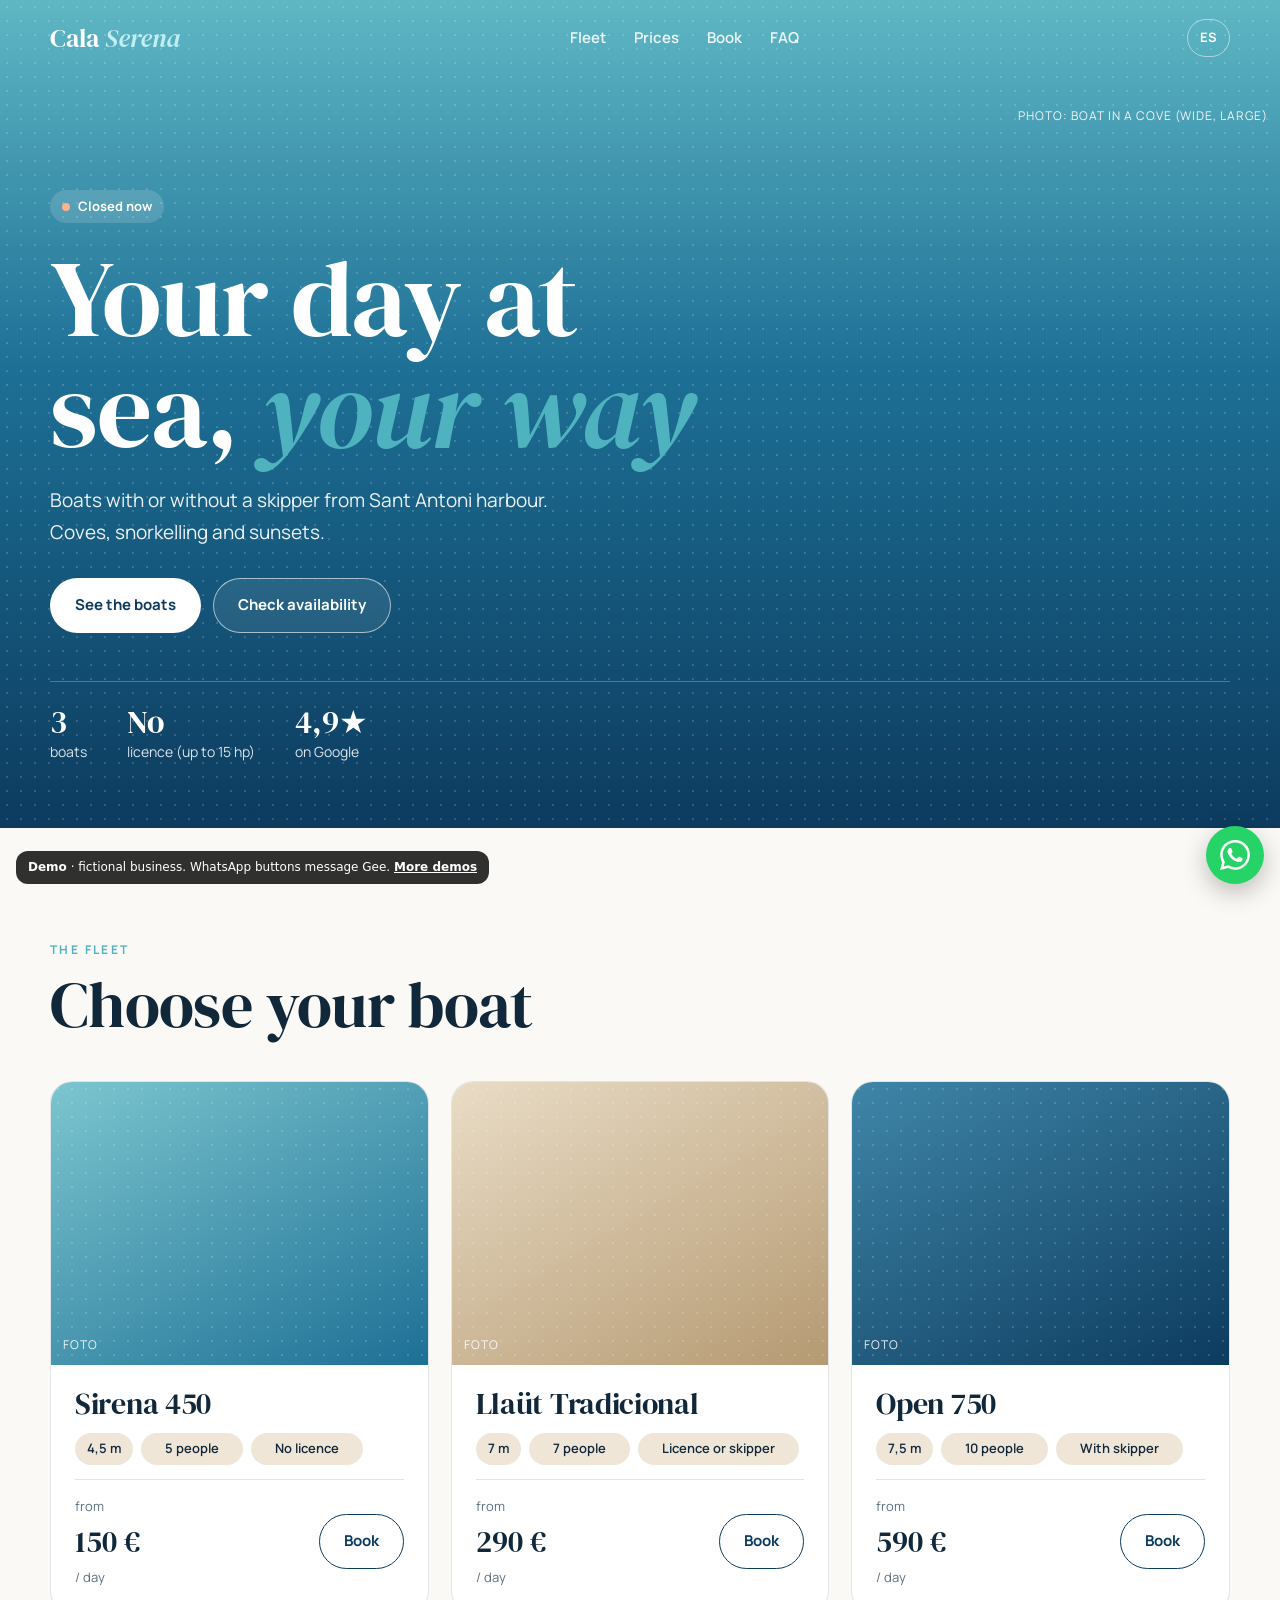
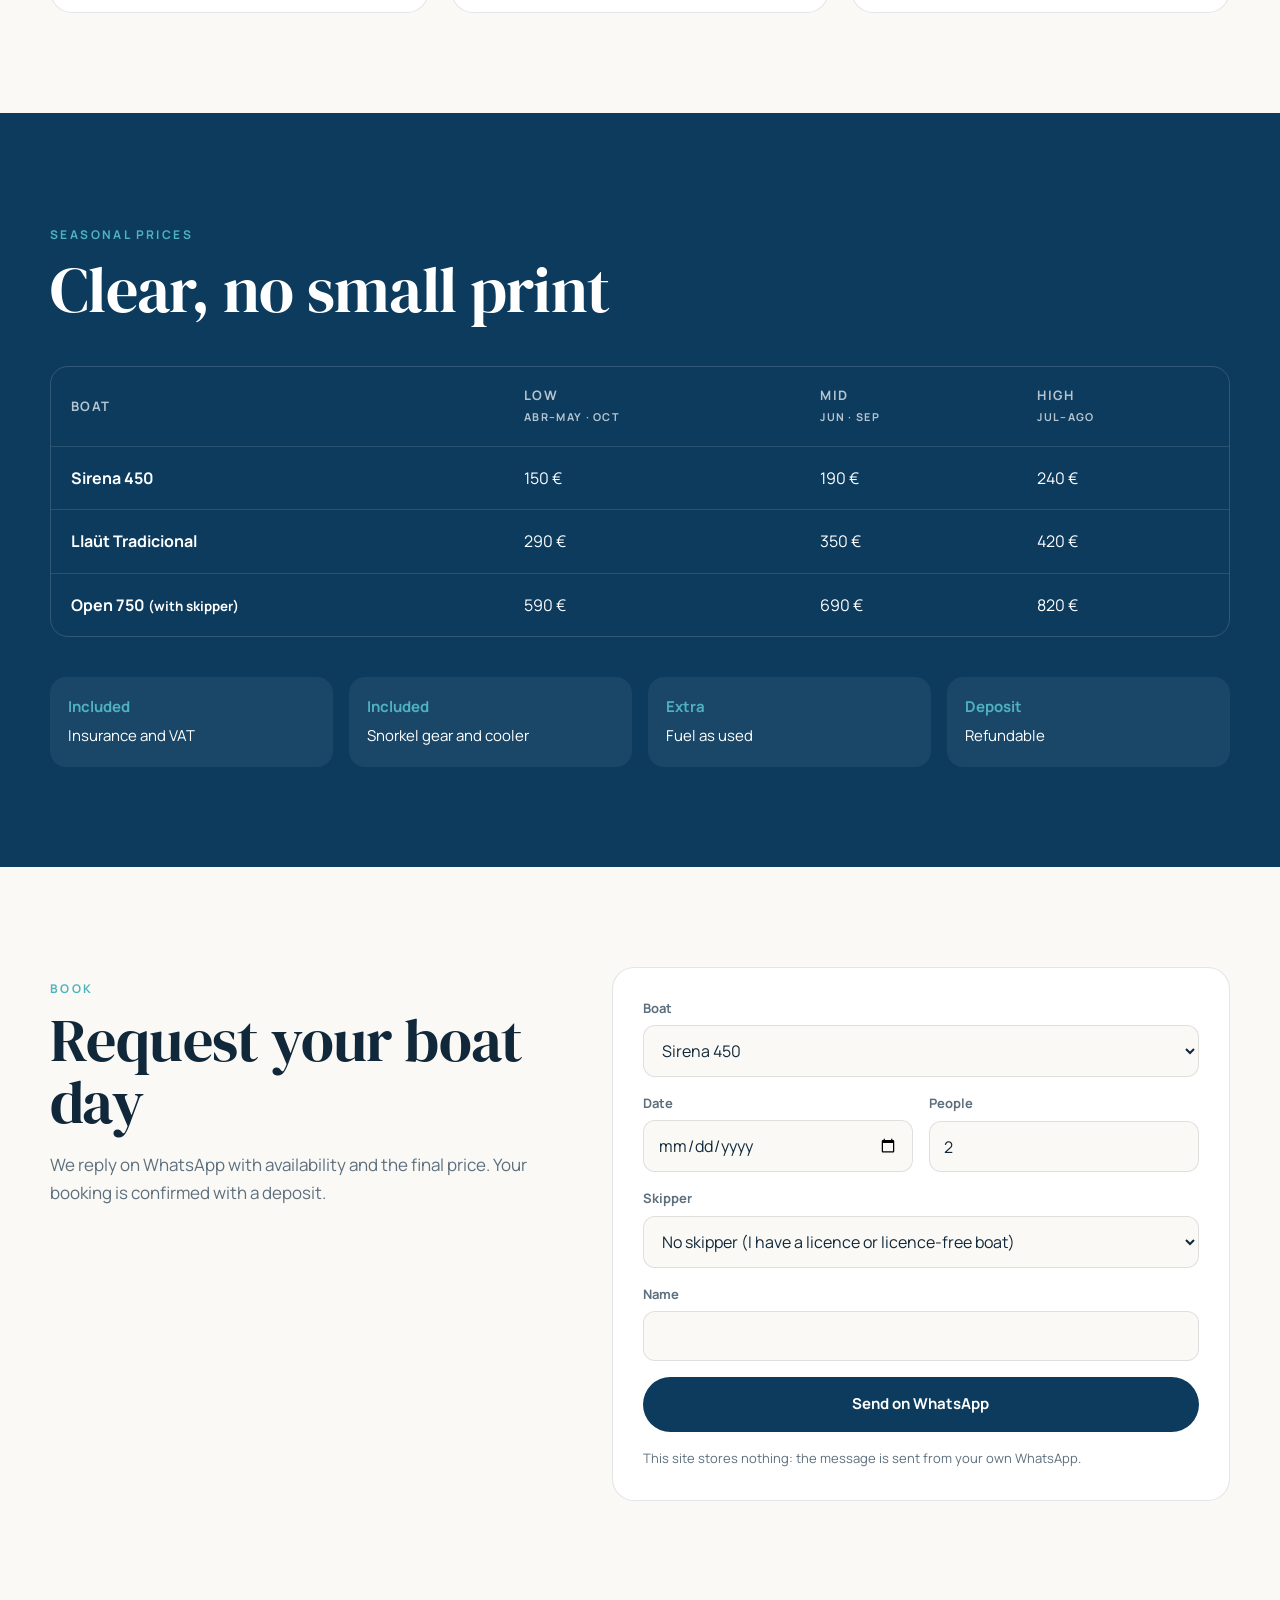
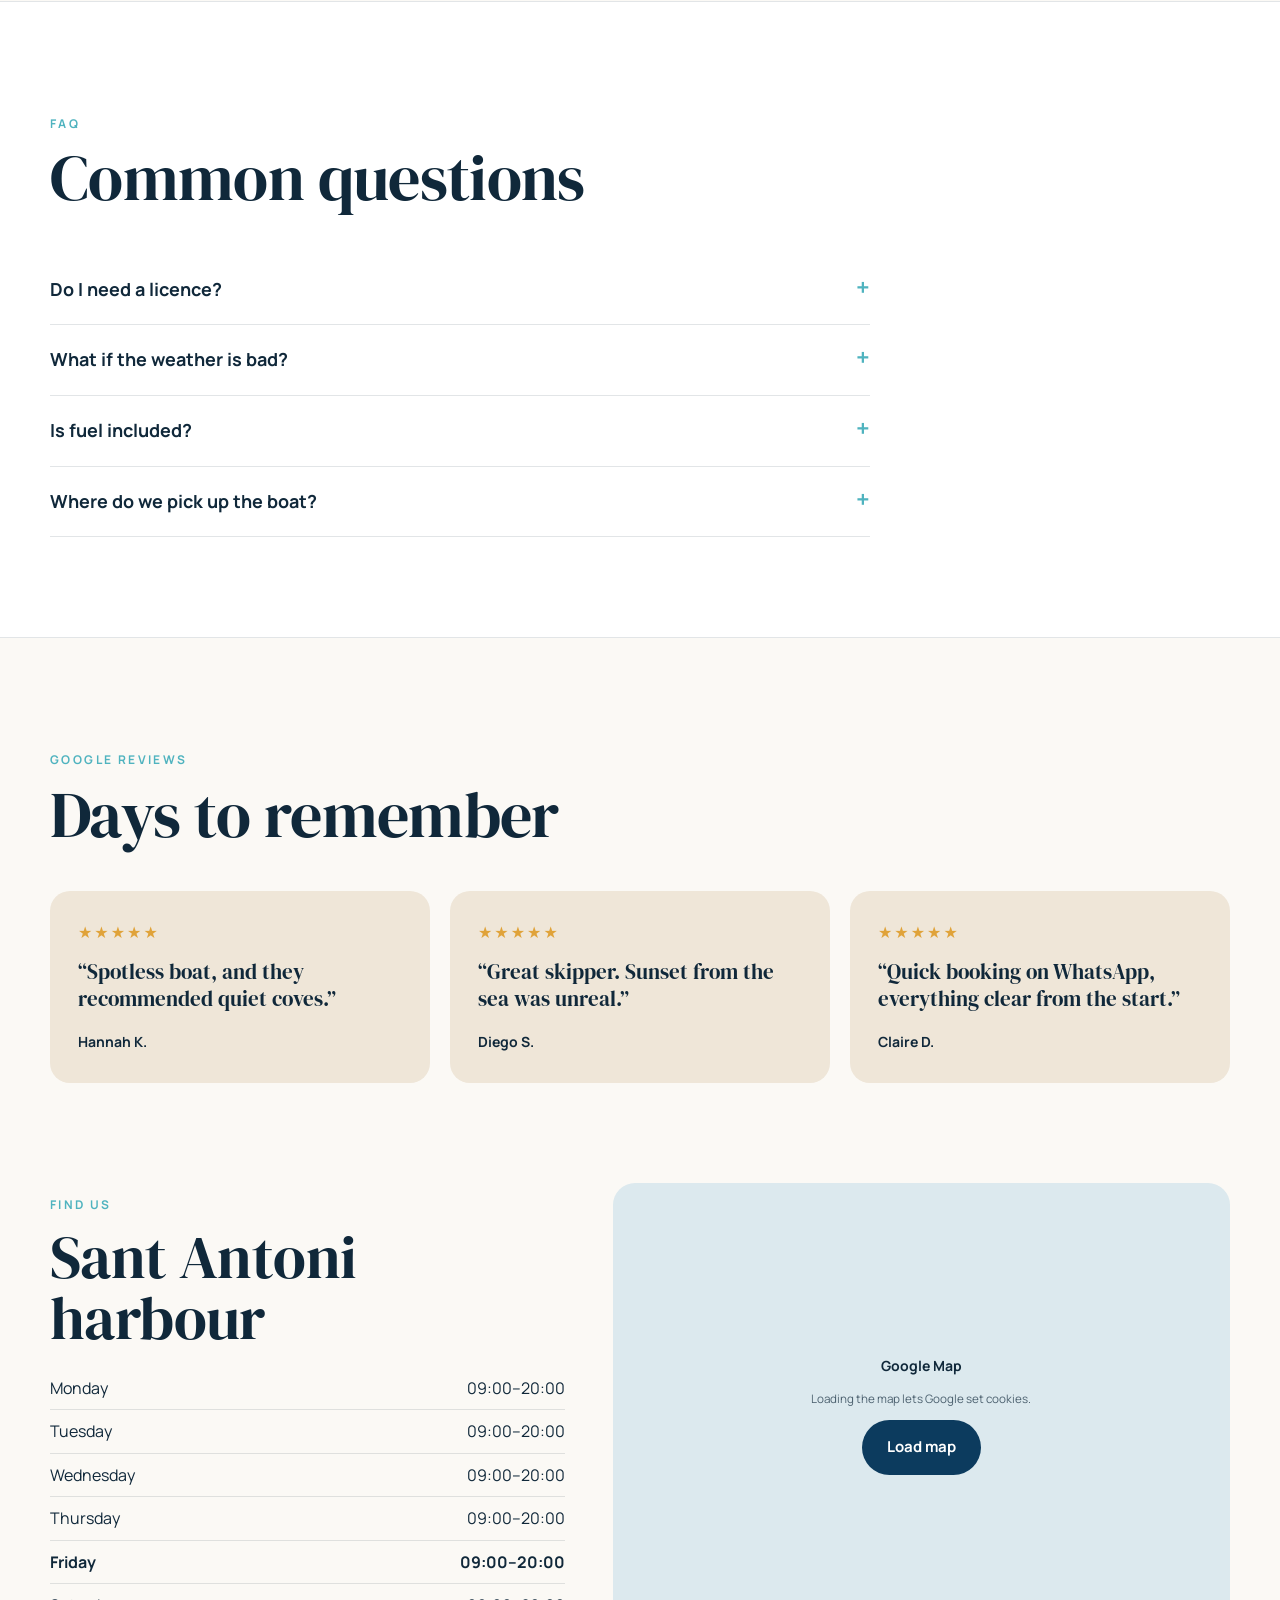
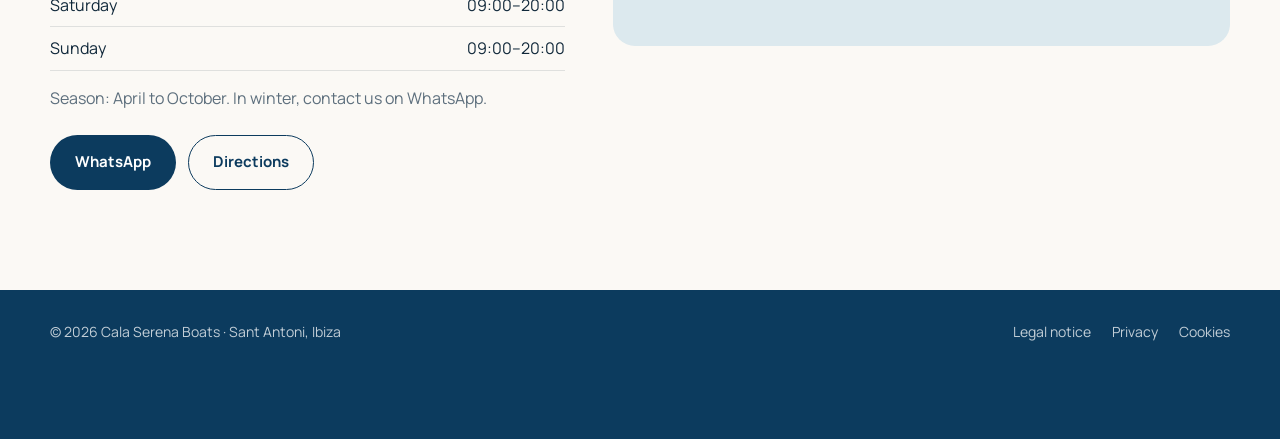
<file: rental/index.html>
<!doctype html>
<html lang="es">
<head>
<meta charset="utf-8">
<meta name="robots" content="noindex, nofollow">
<link rel="icon" href="data:,">
<meta name="viewport" content="width=device-width, initial-scale=1">
<title>Cala Serena Boats · Alquiler de barcos en Ibiza</title>
<meta name="description" content="Alquiler de barcos con y sin patrón desde el puerto de Sant Antoni, Ibiza. Flota, precios por temporada y reservas por WhatsApp.">
<meta property="og:title" content="Cala Serena Boats · Alquiler de barcos en Ibiza">
<meta property="og:description" content="Barcos con y sin patrón. Precios por temporada y reserva por WhatsApp.">
<meta name="theme-color" content="#0c3b5e">
<script>document.documentElement.classList.add('js')</script>
<!-- EDIT: business details. Opening hours here drive the "Open now" badge and hours list. -->
<script type="application/ld+json">
{
  "@context": "https://schema.org",
  "@type": "LocalBusiness",
  "name": "Cala Serena Boats",
  "description": "Alquiler de barcos en Ibiza",
  "telephone": "+34 634 852 119",
  "priceRange": "€€€",
  "address": { "@type": "PostalAddress", "streetAddress": "Port de Sant Antoni, pantalán 0", "addressLocality": "Sant Antoni de Portmany", "postalCode": "07820", "addressRegion": "Illes Balears", "addressCountry": "ES" },
  "openingHoursSpecification": [
    { "@type": "OpeningHoursSpecification", "dayOfWeek": ["Monday","Tuesday","Wednesday","Thursday","Friday","Saturday","Sunday"], "opens": "09:00", "closes": "20:00" }
  ]
}
</script>
<script>
  window.SITE = {
    whatsapp: "34634852119",
    phone: "+34 634 852 119",
    mapQuery: "Port de Sant Antoni de Portmany, Ibiza",
    waText: { es: "Hola Cala Serena, quería información para alquilar un barco.", en: "Hi Cala Serena, I'd like info about renting a boat." }
  };
</script>
<link rel="preload" href="fonts/dm-serif-display-latin-400-normal.woff2" as="font" type="font/woff2" crossorigin>
<link rel="stylesheet" href="base.css">
<style>
  @font-face { font-family: "DM Serif Display"; src: url(fonts/dm-serif-display-latin-400-normal.woff2) format("woff2"); font-display: swap; }
  @font-face { font-family: "DM Serif Display"; src: url(fonts/dm-serif-display-latin-400-italic.woff2) format("woff2"); font-style: italic; font-display: swap; }
  @font-face { font-family: "Manrope"; src: url(fonts/manrope-latin-wght-normal.woff2) format("woff2"); font-weight: 200 800; font-display: swap; }

  :root {
    --sea: #0c3b5e; --sea-2: #145079; --aqua: #4fb3bf; --sand: #efe6d8; --white: #fff; --bg: #fbf9f5; --text: #10283a; --muted: #5d6f7d;
    --line: rgba(16,40,58,.12); --serif: "DM Serif Display", Georgia, serif; --sans: "Manrope", system-ui, sans-serif; --map-bg: #dce9ee;
  }
  body { background: var(--bg); color: var(--text); font: 16px/1.65 var(--sans); }
  .wrap { width: min(1180px, 100% - 32px); margin-inline: auto; }
  h1, h2, h3 { font-family: var(--serif); font-weight: 400; margin: 0; line-height: 1.02; letter-spacing: -.01em; }
  h2 em, h1 em { color: var(--aqua); }
  .eyebrow { font-size: 12px; font-weight: 700; letter-spacing: .2em; text-transform: uppercase; color: var(--aqua); }
  .btn { display: inline-flex; align-items: center; justify-content: center; gap: 8px; padding: 14px 24px; border-radius: 999px; font-weight: 700; font-size: 15px; text-decoration: none; border: 1.5px solid transparent; transition: background .2s, color .2s, transform .15s; }
  .btn:hover { transform: translateY(-1px); }
  .btn-sea { background: var(--sea); color: #fff; }
  .btn-sea:hover { background: var(--sea-2); }
  .btn-white { background: #fff; color: var(--sea); }
  .btn-glass { border-color: rgba(255,255,255,.6); color: #fff; background: rgba(255,255,255,.08); backdrop-filter: blur(6px); }
  .btn-line { border-color: var(--sea); color: var(--sea); }

  header { position: absolute; top: 0; left: 0; right: 0; z-index: 40; color: #fff; }
  header.solid { position: fixed; background: rgba(12,59,94,.94); backdrop-filter: blur(10px); -webkit-backdrop-filter: blur(10px); }
  .nav { display: flex; align-items: center; justify-content: space-between; height: 76px; gap: 16px; }
  .logo { font-family: var(--serif); font-size: 26px; text-decoration: none; }
  .logo em { color: #bfeef3; }
  .nav-links { display: flex; gap: 28px; }
  .nav-links a { text-decoration: none; font-weight: 600; font-size: 15px; opacity: .9; }
  .nav-links a:hover { opacity: 1; }
  .nav-right { display: flex; gap: 10px; align-items: center; }
  .lang { background: none; border: 1.5px solid rgba(255,255,255,.5); color: #fff; border-radius: 999px; padding: 7px 12px; font-weight: 700; font-size: 13px; }

  /* Hero */
  .hero { position: relative; min-height: 92vh; min-height: 92svh; display: flex; align-items: flex-end; color: #fff; }
  .hero .ph { position: absolute; inset: 0; --ph: linear-gradient(180deg, #5fb7c4 0%, #1d6f95 45%, #0c3b5e 100%); align-items: flex-start; justify-content: flex-end; }
  .hero .ph > span { margin-top: 96px; }
  .hero-inner { position: relative; padding: 140px 0 64px; }
  .hero h1 { font-size: clamp(50px, 8.5vw, 116px); max-width: 12ch; }
  .hero p { font-size: 19px; max-width: 44ch; margin: 20px 0 30px; opacity: .92; }
  .actions { display: flex; flex-wrap: wrap; gap: 12px; }
  .status { display: inline-flex; align-items: center; gap: 8px; font-size: 13px; font-weight: 700; padding: 6px 12px; border-radius: 999px; background: rgba(255,255,255,.14); margin-bottom: 20px; }
  .status::before { content: ""; width: 8px; height: 8px; border-radius: 50%; background: #ccc; }
  .status.is-open::before { background: #6ee7a8; }
  .status.is-closed::before { background: #ffb38a; }
  .hero-facts { display: flex; gap: 40px; margin-top: 48px; padding-top: 24px; border-top: 1px solid rgba(255,255,255,.25); flex-wrap: wrap; }
  .hero-facts b { font-family: var(--serif); font-size: 32px; font-weight: 400; display: block; line-height: 1; }
  .hero-facts div > span { font-size: 14px; opacity: .85; }

  section { padding: 100px 0; }
  .head { display: flex; justify-content: space-between; align-items: end; gap: 24px; flex-wrap: wrap; margin-bottom: 44px; }
  .head h2 { font-size: clamp(38px, 5.5vw, 64px); margin-top: 10px; }

  /* Fleet */
  .fleet { display: grid; grid-template-columns: repeat(3, 1fr); gap: 22px; }
  .boat { background: #fff; border: 1px solid var(--line); border-radius: 22px; overflow: hidden; display: flex; flex-direction: column; }
  .boat .ph { aspect-ratio: 4/3; }
  .boat:nth-child(1) .ph { --ph: linear-gradient(150deg, #7cc6cf, #1d6f95); }
  .boat:nth-child(2) .ph { --ph: linear-gradient(150deg, #e9dcc6, #b59a72); }
  .boat:nth-child(3) .ph { --ph: linear-gradient(150deg, #3f86a8, #0c3b5e); }
  .boat-body { padding: 24px; display: flex; flex-direction: column; gap: 14px; flex: 1; }
  .boat h3 { font-size: 30px; }
  .specs { display: flex; flex-wrap: wrap; gap: 8px; }
  .specs span { font-size: 13px; font-weight: 600; background: var(--sand); border-radius: 999px; padding: 5px 12px; }
  .price { margin-top: auto; display: flex; justify-content: space-between; align-items: center; gap: 12px; padding-top: 16px; border-top: 1px solid var(--line); }
  .price b { font-family: var(--serif); font-size: 30px; font-weight: 400; }
  .price small { color: var(--muted); font-size: 13px; display: block; }

  /* Seasons */
  .seasons { background: var(--sea); color: #fff; }
  .seasons .eyebrow { color: var(--aqua); }
  .table-wrap { overflow-x: auto; border-radius: 18px; border: 1px solid rgba(255,255,255,.15); }
  table { width: 100%; border-collapse: collapse; min-width: 560px; }
  th, td { padding: 18px 20px; text-align: left; border-bottom: 1px solid rgba(255,255,255,.12); }
  th { font-size: 13px; letter-spacing: .1em; text-transform: uppercase; color: rgba(255,255,255,.7); font-weight: 700; }
  td:first-child { font-weight: 700; }
  tr:last-child td { border-bottom: 0; }
  .incl { display: grid; grid-template-columns: repeat(4, 1fr); gap: 16px; margin-top: 40px; }
  .incl div { background: rgba(255,255,255,.06); border-radius: 16px; padding: 18px; font-size: 15px; }
  .incl b { display: block; color: var(--aqua); margin-bottom: 4px; }

  /* Booking */
  .booking { display: grid; grid-template-columns: .9fr 1.1fr; gap: 56px; align-items: start; }
  form { background: #fff; border: 1px solid var(--line); border-radius: 22px; padding: 30px; display: grid; grid-template-columns: 1fr 1fr; gap: 16px; }
  form .full { grid-column: 1 / -1; }
  label { display: grid; gap: 6px; font-size: 13px; font-weight: 700; color: var(--muted); }
  input, select { font: 16px var(--sans); color: var(--text); padding: 13px 14px; border-radius: 12px; border: 1.5px solid var(--line); background: var(--bg); width: 100%; }
  input:focus, select:focus { outline: none; border-color: var(--aqua); }
  form small { color: var(--muted); font-size: 13px; }

  /* FAQ */
  .faq { max-width: 820px; }
  details { border-bottom: 1px solid var(--line); padding: 20px 0; }
  summary { cursor: pointer; font-weight: 700; font-size: 18px; list-style: none; display: flex; justify-content: space-between; gap: 16px; }
  summary::-webkit-details-marker { display: none; }
  summary::after { content: "+"; font-size: 24px; line-height: 1; color: var(--aqua); transition: transform .2s; }
  details[open] summary::after { transform: rotate(45deg); }
  details p { margin: 10px 0 0; color: var(--muted); }

  /* Reviews */
  .reviews { display: grid; grid-template-columns: repeat(3, 1fr); gap: 20px; }
  .review { background: var(--sand); border-radius: 20px; padding: 28px; }
  .review .stars { color: #e0a33a; letter-spacing: 2px; }
  .review p { font-family: var(--serif); font-size: 21px; line-height: 1.3; margin: 12px 0 16px; }
  .review b { font-size: 14px; }

  /* Find us */
  .find { display: grid; grid-template-columns: 1fr 1.2fr; gap: 48px; }
  .find .map-box { border-radius: 22px; }

  footer { background: var(--sea); color: rgba(255,255,255,.75); padding: 30px 0 96px; font-size: 14px; }
  footer .wrap { display: flex; justify-content: space-between; flex-wrap: wrap; gap: 12px; }
  footer a { margin-left: 18px; text-decoration: none; }

  @media (max-width: 900px) {
    .nav-links { position: fixed; inset: 76px 0 auto 0; flex-direction: column; gap: 0; padding: 8px 16px 20px; background: var(--sea); transform: translateY(-130%); transition: transform .3s; z-index: -1; }
    .nav-open .nav-links { transform: none; }
    .nav-open header { background: var(--sea); }
    .nav-links a { padding: 13px 0; font-size: 18px; }
    .nav-toggle { display: block; }
    .fleet, .reviews { grid-template-columns: 1fr; }
    .incl { grid-template-columns: 1fr 1fr; }
    .booking, .find { grid-template-columns: 1fr; gap: 36px; }
    form { grid-template-columns: 1fr; padding: 22px; }
    .hero-facts { gap: 24px; }
    section { padding: 72px 0; }
    footer a { margin: 0 18px 0 0; }
  }
</style>
</head>
<body>
<header>
  <nav class="wrap nav" aria-label="Principal">
    <a class="logo" href="#" translate="no">Cala <em>Serena</em></a>
    <div class="nav-links">
      <a href="#flota"><span lang="es">Flota</span><span lang="en">Fleet</span></a>
      <a href="#precios"><span lang="es">Precios</span><span lang="en">Prices</span></a>
      <a href="#reservar"><span lang="es">Reservar</span><span lang="en">Book</span></a>
      <a href="#faq">FAQ</a>
    </div>
    <div class="nav-right">
      <button class="lang" type="button" data-lang-toggle translate="no">EN</button>
      <button class="nav-toggle" type="button" data-nav-toggle aria-label="Menu" aria-expanded="false"><span></span><span></span><span></span></button>
    </div>
  </nav>
</header>

<main>
  <div class="hero">
    <div class="ph"><span lang="es">Foto: barco en cala (horizontal, grande)</span><span lang="en">Photo: boat in a cove (wide, large)</span></div>
    <div class="wrap hero-inner">
      <span class="status" data-open-status>Abierto ahora</span>
      <h1><span lang="es">Tu día en el mar, <em>a tu ritmo</em></span><span lang="en">Your day at sea, <em>your way</em></span></h1>
      <p><span lang="es">Barcos con y sin patrón desde el puerto de Sant Antoni. Calas, snorkel y puesta de sol.</span><span lang="en">Boats with or without a skipper from Sant Antoni harbour. Coves, snorkelling and sunsets.</span></p>
      <div class="actions">
        <a class="btn btn-white" href="#flota"><span lang="es">Ver barcos</span><span lang="en">See the boats</span></a>
        <a class="btn btn-glass" data-wa href="#"><span lang="es">Consultar disponibilidad</span><span lang="en">Check availability</span></a>
      </div>
      <div class="hero-facts">
        <div><b>3</b><span lang="es">barcos</span><span lang="en">boats</span></div>
        <div><b><span lang="es">Sin</span><span lang="en">No</span></b><span lang="es">licencia (hasta 15 CV)</span><span lang="en">licence (up to 15 hp)</span></div>
        <div><b>4,9★</b><span lang="es">en Google</span><span lang="en">on Google</span></div>
      </div>
    </div>
  </div>

  <section id="flota">
    <div class="wrap">
      <div class="head reveal"><div><p class="eyebrow"><span lang="es">La flota</span><span lang="en">The fleet</span></p><h2><span lang="es">Elige tu barco</span><span lang="en">Choose your boat</span></h2></div></div>
      <div class="fleet">
        <article class="boat reveal">
          <div class="ph"><span>Foto</span></div>
          <div class="boat-body">
            <h3>Sirena 450</h3>
            <div class="specs"><span>4,5 m</span><span><span lang="es">5 personas</span><span lang="en">5 people</span></span><span><span lang="es">Sin licencia</span><span lang="en">No licence</span></span></div>
            <div class="price"><div><small><span lang="es">desde</span><span lang="en">from</span></small><b>150 €</b><small><span lang="es">/ día</span><span lang="en">/ day</span></small></div><a class="btn btn-line" data-wa href="#" data-wa-es="Hola, quería reservar el Sirena 450 para el día…" data-wa-en="Hi, I'd like to book the Sirena 450 for…"><span lang="es">Reservar</span><span lang="en">Book</span></a></div>
          </div>
        </article>
        <article class="boat reveal">
          <div class="ph"><span>Foto</span></div>
          <div class="boat-body">
            <h3>Llaüt Tradicional</h3>
            <div class="specs"><span>7 m</span><span><span lang="es">7 personas</span><span lang="en">7 people</span></span><span><span lang="es">Licencia o patrón</span><span lang="en">Licence or skipper</span></span></div>
            <div class="price"><div><small><span lang="es">desde</span><span lang="en">from</span></small><b>290 €</b><small><span lang="es">/ día</span><span lang="en">/ day</span></small></div><a class="btn btn-line" data-wa href="#" data-wa-es="Hola, quería reservar el Llaüt para el día…" data-wa-en="Hi, I'd like to book the Llaüt for…"><span lang="es">Reservar</span><span lang="en">Book</span></a></div>
          </div>
        </article>
        <article class="boat reveal">
          <div class="ph"><span>Foto</span></div>
          <div class="boat-body">
            <h3>Open 750</h3>
            <div class="specs"><span>7,5 m</span><span><span lang="es">10 personas</span><span lang="en">10 people</span></span><span><span lang="es">Con patrón</span><span lang="en">With skipper</span></span></div>
            <div class="price"><div><small><span lang="es">desde</span><span lang="en">from</span></small><b>590 €</b><small><span lang="es">/ día</span><span lang="en">/ day</span></small></div><a class="btn btn-line" data-wa href="#" data-wa-es="Hola, quería reservar el Open 750 para el día…" data-wa-en="Hi, I'd like to book the Open 750 for…"><span lang="es">Reservar</span><span lang="en">Book</span></a></div>
          </div>
        </article>
      </div>
    </div>
  </section>

  <section id="precios" class="seasons">
    <div class="wrap">
      <div class="head reveal"><div><p class="eyebrow"><span lang="es">Precios por temporada</span><span lang="en">Seasonal prices</span></p><h2><span lang="es">Claro y sin letra pequeña</span><span lang="en">Clear, no small print</span></h2></div></div>
      <div class="table-wrap reveal">
        <table>
          <thead><tr><th><span lang="es">Barco</span><span lang="en">Boat</span></th><th><span lang="es">Baja</span><span lang="en">Low</span><br><small>abr–may · oct</small></th><th><span lang="es">Media</span><span lang="en">Mid</span><br><small>jun · sep</small></th><th><span lang="es">Alta</span><span lang="en">High</span><br><small>jul–ago</small></th></tr></thead>
          <tbody>
            <tr><td>Sirena 450</td><td>150 €</td><td>190 €</td><td>240 €</td></tr>
            <tr><td>Llaüt Tradicional</td><td>290 €</td><td>350 €</td><td>420 €</td></tr>
            <tr><td>Open 750 <small>(<span lang="es">con patrón</span><span lang="en">with skipper</span>)</small></td><td>590 €</td><td>690 €</td><td>820 €</td></tr>
          </tbody>
        </table>
      </div>
      <div class="incl">
        <div class="reveal"><b><span lang="es">Incluido</span><span lang="en">Included</span></b><span lang="es">Seguro y IVA</span><span lang="en">Insurance and VAT</span></div>
        <div class="reveal"><b><span lang="es">Incluido</span><span lang="en">Included</span></b><span lang="es">Snorkel y nevera</span><span lang="en">Snorkel gear and cooler</span></div>
        <div class="reveal"><b><span lang="es">Aparte</span><span lang="en">Extra</span></b><span lang="es">Combustible según uso</span><span lang="en">Fuel as used</span></div>
        <div class="reveal"><b><span lang="es">Fianza</span><span lang="en">Deposit</span></b><span lang="es">Reembolsable</span><span lang="en">Refundable</span></div>
      </div>
    </div>
  </section>

  <section id="reservar">
    <div class="wrap booking">
      <div class="reveal">
        <p class="eyebrow"><span lang="es">Reservar</span><span lang="en">Book</span></p>
        <h2 style="font-size:clamp(38px,5.5vw,60px);margin:10px 0 18px"><span lang="es">Pide tu día de barco</span><span lang="en">Request your boat day</span></h2>
        <p style="color:var(--muted);font-size:17px"><span lang="es">Te respondemos por WhatsApp con disponibilidad y precio final. La reserva se confirma con una señal.</span><span lang="en">We reply on WhatsApp with availability and the final price. Your booking is confirmed with a deposit.</span></p>
      </div>
      <form class="reveal" data-wa-form data-wa-es="Hola Cala Serena, solicitud de reserva:" data-wa-en="Hi Cala Serena, booking request:">
        <label for="b-boat" class="full"><span lang="es">Barco</span><span lang="en">Boat</span>
          <select id="b-boat" name="barco">
            <option>Sirena 450</option>
            <option>Llaüt Tradicional</option>
            <option>Open 750</option>
            <option data-es="Aún no lo sé" data-en="Not sure yet">Aún no lo sé</option>
          </select>
        </label>
        <label for="b-date"><span lang="es">Fecha</span><span lang="en">Date</span><input id="b-date" name="fecha" type="date" required></label>
        <label for="b-people"><span lang="es">Personas</span><span lang="en">People</span><input id="b-people" name="personas" type="number" min="1" max="12" value="2"></label>
        <label for="b-skipper" class="full"><span lang="es">Patrón</span><span lang="en">Skipper</span>
          <select id="b-skipper" name="patron">
            <option data-es="Sin patrón (tengo licencia o barco sin licencia)" data-en="No skipper (I have a licence or licence-free boat)">Sin patrón (tengo licencia o barco sin licencia)</option>
            <option data-es="Con patrón" data-en="With skipper">Con patrón</option>
          </select>
        </label>
        <label for="b-name" class="full"><span lang="es">Nombre</span><span lang="en">Name</span><input id="b-name" name="nombre" autocomplete="given-name" required></label>
        <button class="btn btn-sea full" type="submit"><span lang="es">Enviar por WhatsApp</span><span lang="en">Send on WhatsApp</span></button>
        <small class="full"><span lang="es">Esta web no guarda tus datos: el mensaje se envía desde tu WhatsApp.</span><span lang="en">This site stores nothing: the message is sent from your own WhatsApp.</span></small>
      </form>
    </div>
  </section>

  <section id="faq" style="background:#fff;border-block:1px solid var(--line)">
    <div class="wrap">
      <div class="head reveal"><div><p class="eyebrow">FAQ</p><h2><span lang="es">Preguntas frecuentes</span><span lang="en">Common questions</span></h2></div></div>
      <!-- EDIT: confirm every answer with the client (licence rules, fuel, deposit, cancellation). -->
      <div class="faq">
        <details class="reveal"><summary><span lang="es">¿Necesito licencia?</span><span lang="en">Do I need a licence?</span></summary><p><span lang="es">El Sirena 450 se puede llevar sin licencia. Para los demás necesitas titulación náutica o contratar patrón.</span><span lang="en">The Sirena 450 can be driven without a licence. For the others you need a boating licence or a skipper.</span></p></details>
        <details class="reveal"><summary><span lang="es">¿Qué pasa si hace mal tiempo?</span><span lang="en">What if the weather is bad?</span></summary><p><span lang="es">Si no se puede salir por seguridad, cambiamos la fecha o te devolvemos la señal.</span><span lang="en">If it's not safe to go out, we move the date or refund your deposit.</span></p></details>
        <details class="reveal"><summary><span lang="es">¿El combustible está incluido?</span><span lang="en">Is fuel included?</span></summary><p><span lang="es">No, se paga según el consumo al volver. Te damos una estimación antes de salir.</span><span lang="en">No, you pay for what you use when you return. We give you an estimate before you leave.</span></p></details>
        <details class="reveal"><summary><span lang="es">¿Dónde se recoge el barco?</span><span lang="en">Where do we pick up the boat?</span></summary><p><span lang="es">En el puerto de Sant Antoni. Te mandamos la ubicación exacta por WhatsApp.</span><span lang="en">At Sant Antoni harbour. We'll send the exact location on WhatsApp.</span></p></details>
      </div>
    </div>
  </section>

  <section>
    <div class="wrap">
      <div class="head reveal"><div><p class="eyebrow"><span lang="es">Opiniones en Google</span><span lang="en">Google reviews</span></p><h2><span lang="es">Días que se recuerdan</span><span lang="en">Days to remember</span></h2></div></div>
      <!-- EDIT: copy 3 real Google reviews (first name + initial only). -->
      <div class="reviews">
        <div class="review reveal"><div class="stars">★★★★★</div><p><span lang="es">“Barco impecable y nos recomendaron calas sin gente.”</span><span lang="en">“Spotless boat, and they recommended quiet coves.”</span></p><b>Hannah K.</b></div>
        <div class="review reveal"><div class="stars">★★★★★</div><p><span lang="es">“El patrón, un crack. La puesta de sol desde el mar, increíble.”</span><span lang="en">“Great skipper. Sunset from the sea was unreal.”</span></p><b>Diego S.</b></div>
        <div class="review reveal"><div class="stars">★★★★★</div><p><span lang="es">“Reserva rápida por WhatsApp, todo claro desde el principio.”</span><span lang="en">“Quick booking on WhatsApp, everything clear from the start.”</span></p><b>Claire D.</b></div>
      </div>
    </div>
  </section>

  <section style="padding-top:0">
    <div class="wrap find">
      <div class="reveal">
        <p class="eyebrow"><span lang="es">Dónde estamos</span><span lang="en">Find us</span></p>
        <h2 style="font-size:clamp(38px,5.5vw,60px);margin:10px 0 18px"><span lang="es">Puerto de Sant Antoni</span><span lang="en">Sant Antoni harbour</span></h2>
        <ul data-hours></ul>
        <p style="color:var(--muted);margin-top:14px"><span lang="es">Temporada: abril a octubre. En invierno, contacto por WhatsApp.</span><span lang="en">Season: April to October. In winter, contact us on WhatsApp.</span></p>
        <div class="actions" style="margin-top:24px">
          <a class="btn btn-sea" data-wa href="#">WhatsApp</a>
          <a class="btn btn-line" data-directions href="#"><span lang="es">Cómo llegar</span><span lang="en">Directions</span></a>
        </div>
      </div>
      <div class="map-box reveal" data-map>
        <div class="map-consent">
          <strong><span lang="es">Mapa de Google</span><span lang="en">Google Map</span></strong>
          <small><span lang="es">Al cargar el mapa, Google puede usar cookies.</span><span lang="en">Loading the map lets Google set cookies.</span></small>
          <button class="btn btn-sea" type="button" style="justify-self:center"><span lang="es">Cargar mapa</span><span lang="en">Load map</span></button>
        </div>
      </div>
    </div>
  </section>
</main>

<footer>
  <div class="wrap">
    <span>© <span data-year></span> Cala Serena Boats · Sant Antoni, Ibiza</span>
    <span>
      <a href="#" data-open-legal="aviso"><span lang="es">Aviso legal</span><span lang="en">Legal notice</span></a>
      <a href="#" data-open-legal="privacidad"><span lang="es">Privacidad</span><span lang="en">Privacy</span></a>
      <a href="#" data-open-legal="cookies">Cookies</a>
    </span>
  </div>
</footer>
<script>
  // Solid header after scrolling past the hero
  (function () {
    var h = document.querySelector('header');
    function onScroll() { h.classList.toggle('solid', window.scrollY > 40); }
    window.addEventListener('scroll', onScroll, { passive: true });
    onScroll();
  })();
</script>
<!-- Legal pages (LSSI-CE + RGPD). Fill every highlighted [placeholder] per client.
     Starting text only: have the client's gestoría/lawyer check it. -->
<dialog class="legal" id="legal" aria-label="Legal">
  <div class="legal-bar"><button type="button" data-close-legal><span lang="es">Cerrar</span><span lang="en">Close</span></button></div>
  <div class="legal-inner">
    <div lang="es">
      <h2 id="aviso">Aviso legal</h2>
      <p>En cumplimiento del artículo 10 de la Ley 34/2002, de Servicios de la Sociedad de la Información y de Comercio Electrónico (LSSI-CE), se informa:</p>
      <ul>
        <li>Titular: <span class="ph-note">[Nombre y apellidos o razón social]</span></li>
        <li>NIF/CIF: <span class="ph-note">[NIF]</span></li>
        <li>Domicilio: <span class="ph-note">[Dirección completa, Ibiza]</span></li>
        <li>Email: <span class="ph-note">[email]</span> · Teléfono: <span data-tel-text></span></li>
        <li><span class="ph-note">[Si es sociedad: datos del Registro Mercantil]</span></li>
      </ul>
      <p>Los textos, fotos y logotipos de esta web pertenecen a su titular o se usan con permiso. No se permite su reproducción sin autorización.</p>

      <h2 id="privacidad">Política de privacidad</h2>
      <h3>Responsable</h3>
      <p>El titular indicado en el aviso legal.</p>
      <h3>Qué datos tratamos</h3>
      <p>Esta web no tiene formularios que guarden datos. Los botones y formularios abren WhatsApp con un mensaje ya escrito; tú decides si lo envías. Si nos contactas por WhatsApp, teléfono o email, usamos tu nombre, teléfono y lo que nos cuentes solo para responderte y gestionar tu petición.</p>
      <h3>Base legal y conservación</h3>
      <p>Tu consentimiento al contactarnos y, en su caso, la aplicación de medidas precontractuales (art. 6.1.a y 6.1.b RGPD). Conservamos los datos el tiempo necesario para atenderte y cumplir obligaciones legales.</p>
      <h3>Terceros</h3>
      <p>No cedemos tus datos salvo obligación legal. WhatsApp (Meta) trata los mensajes según su propia política de privacidad. Esta demo está alojada en GitHub Pages (GitHub, Inc., EE. UU.). Como cualquier servidor web, registra datos técnicos de las visitas (por ejemplo, la dirección IP) por motivos de seguridad.</p>
      <h3>Tus derechos</h3>
      <p>Puedes pedir acceso, rectificación, supresión, oposición, limitación y portabilidad escribiendo a <span class="ph-note">[email]</span>. También puedes reclamar ante la Agencia Española de Protección de Datos (aepd.es).</p>

      <h2 id="cookies">Cookies</h2>
      <p>Esta web no usa cookies propias ni herramientas de analítica. Solo guarda en tu navegador el idioma que eliges, y ese dato no sale de tu dispositivo. El mapa de Google solo se carga si pulsas «Cargar mapa». A partir de ese momento Google puede instalar cookies según su propia política.</p>
    </div>

    <div lang="en">
      <h2 id="aviso-en">Legal notice</h2>
      <p>As required by article 10 of Spanish Law 34/2002 (LSSI-CE):</p>
      <ul>
        <li>Owner: <span class="ph-note">[Full name or company name]</span></li>
        <li>Tax ID (NIF/CIF): <span class="ph-note">[NIF]</span></li>
        <li>Address: <span class="ph-note">[Full address, Ibiza]</span></li>
        <li>Email: <span class="ph-note">[email]</span> · Phone: <span data-tel-text></span></li>
        <li><span class="ph-note">[If a company: Mercantile Registry details]</span></li>
      </ul>
      <p>The text, photos and logos on this site belong to the owner or are used with permission. Please don't reproduce them without authorisation.</p>

      <h2 id="privacidad-en">Privacy policy</h2>
      <h3>Controller</h3>
      <p>The owner named in the legal notice.</p>
      <h3>What data we process</h3>
      <p>This website has no forms that store data. Buttons and forms open WhatsApp with a pre-written message, and you decide whether to send it. If you contact us by WhatsApp, phone or email, we use your name, number and message only to reply and handle your request.</p>
      <h3>Legal basis and retention</h3>
      <p>Your consent when you contact us and, where relevant, pre-contractual steps (art. 6.1.a and 6.1.b GDPR). We keep data only as long as needed to help you and to meet legal obligations.</p>
      <h3>Third parties</h3>
      <p>We don't share your data unless the law requires it. WhatsApp (Meta) processes messages under its own privacy policy. This demo is hosted on GitHub Pages (GitHub, Inc., USA). Like any web server, it logs technical visit data (such as IP addresses) for security.</p>
      <h3>Your rights</h3>
      <p>You can request access, correction, deletion, objection, restriction and portability by writing to <span class="ph-note">[email]</span>. You can also complain to the Spanish Data Protection Agency (aepd.es).</p>

      <h2 id="cookies-en">Cookies</h2>
      <p>This site uses no cookies of its own and no analytics. It only remembers your chosen language in your browser, and that never leaves your device. The Google map loads only if you tap "Load map". From then on, Google may set cookies under its own policy.</p>
    </div>
  </div>
</dialog>
<a class="wa-float" data-wa href="#" aria-label="WhatsApp">
  <svg viewBox="0 0 24 24" fill="currentColor" aria-hidden="true"><path d="M17.472 14.382c-.297-.149-1.758-.867-2.03-.967-.273-.099-.471-.148-.67.15-.197.297-.767.966-.94 1.164-.173.199-.347.223-.644.075-.297-.15-1.255-.463-2.39-1.475-.883-.788-1.48-1.761-1.653-2.059-.173-.297-.018-.458.13-.606.134-.133.298-.347.446-.52.149-.174.198-.298.298-.497.099-.198.05-.371-.025-.52-.075-.149-.669-1.612-.916-2.207-.242-.579-.487-.5-.669-.51-.173-.008-.371-.01-.57-.01-.198 0-.52.074-.792.372-.272.297-1.04 1.016-1.04 2.479 0 1.462 1.065 2.875 1.213 3.074.149.198 2.096 3.2 5.077 4.487.709.306 1.262.489 1.694.625.712.227 1.36.195 1.871.118.571-.085 1.758-.719 2.006-1.413.248-.694.248-1.289.173-1.413-.074-.124-.272-.198-.57-.347m-5.421 7.403h-.004a9.87 9.87 0 01-5.031-1.378l-.361-.214-3.741.982.998-3.648-.235-.374a9.86 9.86 0 01-1.51-5.26c.001-5.45 4.436-9.884 9.888-9.884 2.64 0 5.122 1.03 6.988 2.898a9.825 9.825 0 012.893 6.994c-.003 5.45-4.437 9.884-9.885 9.884m8.413-18.297A11.815 11.815 0 0012.05 0C5.495 0 .16 5.335.157 11.892c0 2.096.547 4.142 1.588 5.945L.057 24l6.305-1.654a11.882 11.882 0 005.683 1.448h.005c6.554 0 11.89-5.335 11.893-11.893a11.821 11.821 0 00-3.48-8.413z"/></svg>
</a>
<script src="site.js"></script>


<style>
  .demo-pill { position: fixed; left: 16px; bottom: 16px; z-index: 70; max-width: calc(100% - 104px); background: rgba(20,20,20,.88); color: #fff; font: 12px/1.4 system-ui, sans-serif; padding: 8px 12px; border-radius: 12px; }
  .demo-pill a { color: #fff; font-weight: 700; }
  html[dir="rtl"] .demo-pill { font-family: "Kufi", system-ui, sans-serif; }
  @media (max-width: 900px) { body:has(.callbar) .demo-pill { bottom: 72px; } }
</style>
<div class="demo-pill">
  <span lang="es"><b>Demo</b> · negocio ficticio. Los botones de WhatsApp escriben a Gee. <a href="../">Más demos</a></span>
  <span lang="en"><b>Demo</b> · fictional business. WhatsApp buttons message Gee. <a href="../">More demos</a></span>
  <span lang="ar"><b>نموذج</b> · نشاط تجاري وهمي. أزرار واتساب تراسل Gee. <a href="../">نماذج أخرى</a></span>
</div>
</body>
</html>
</file>
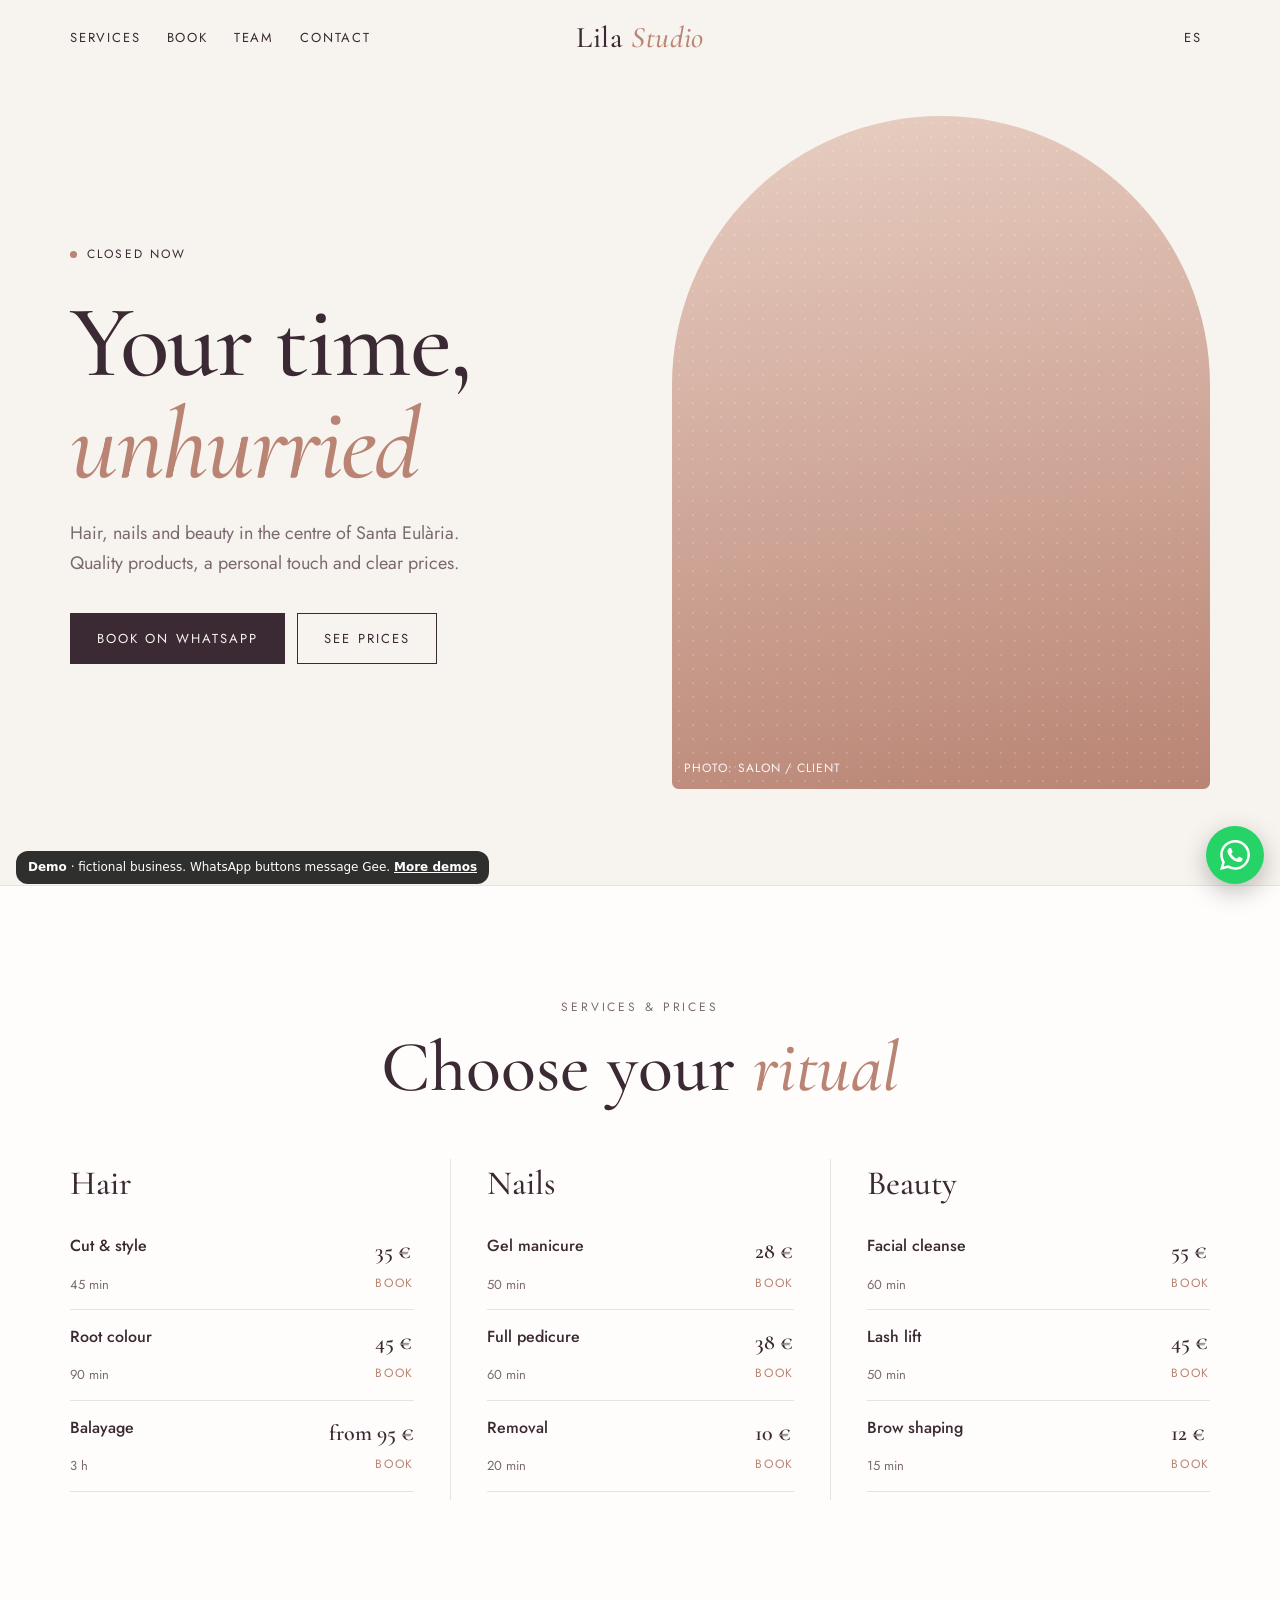
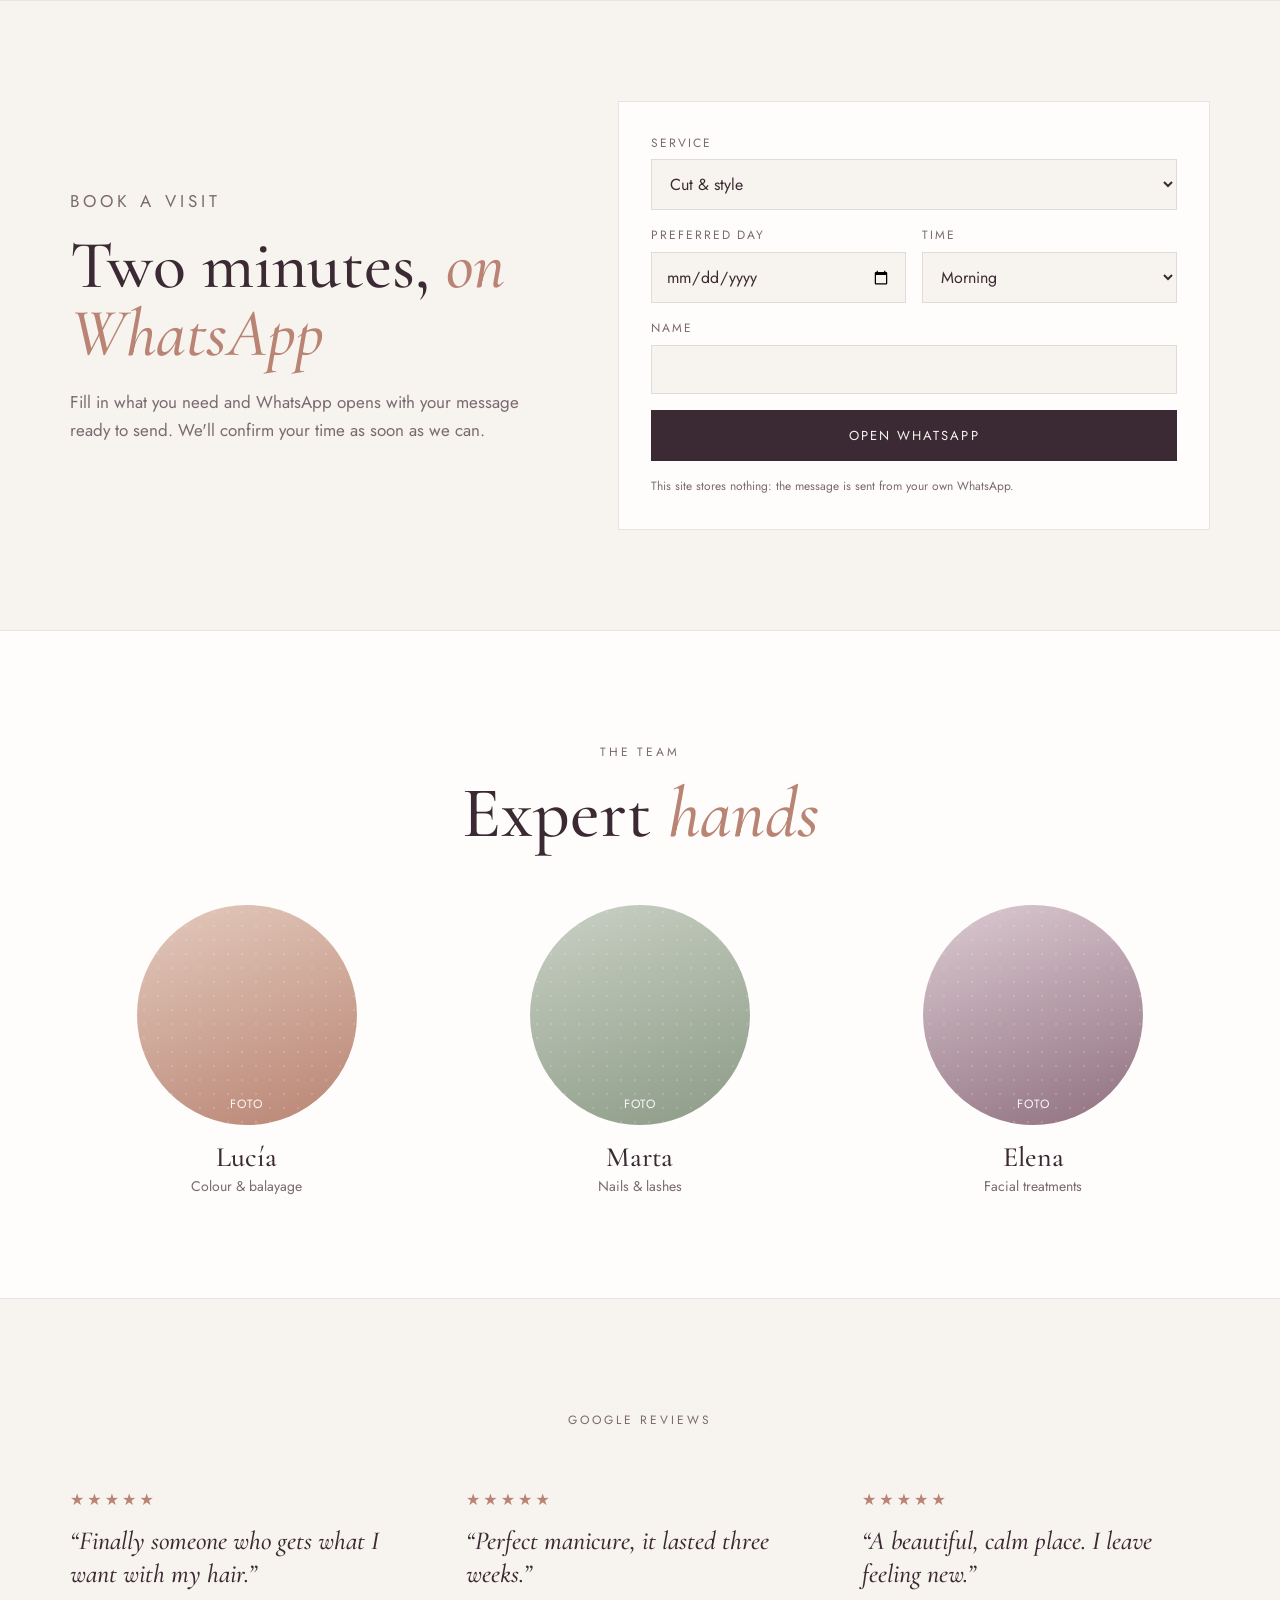
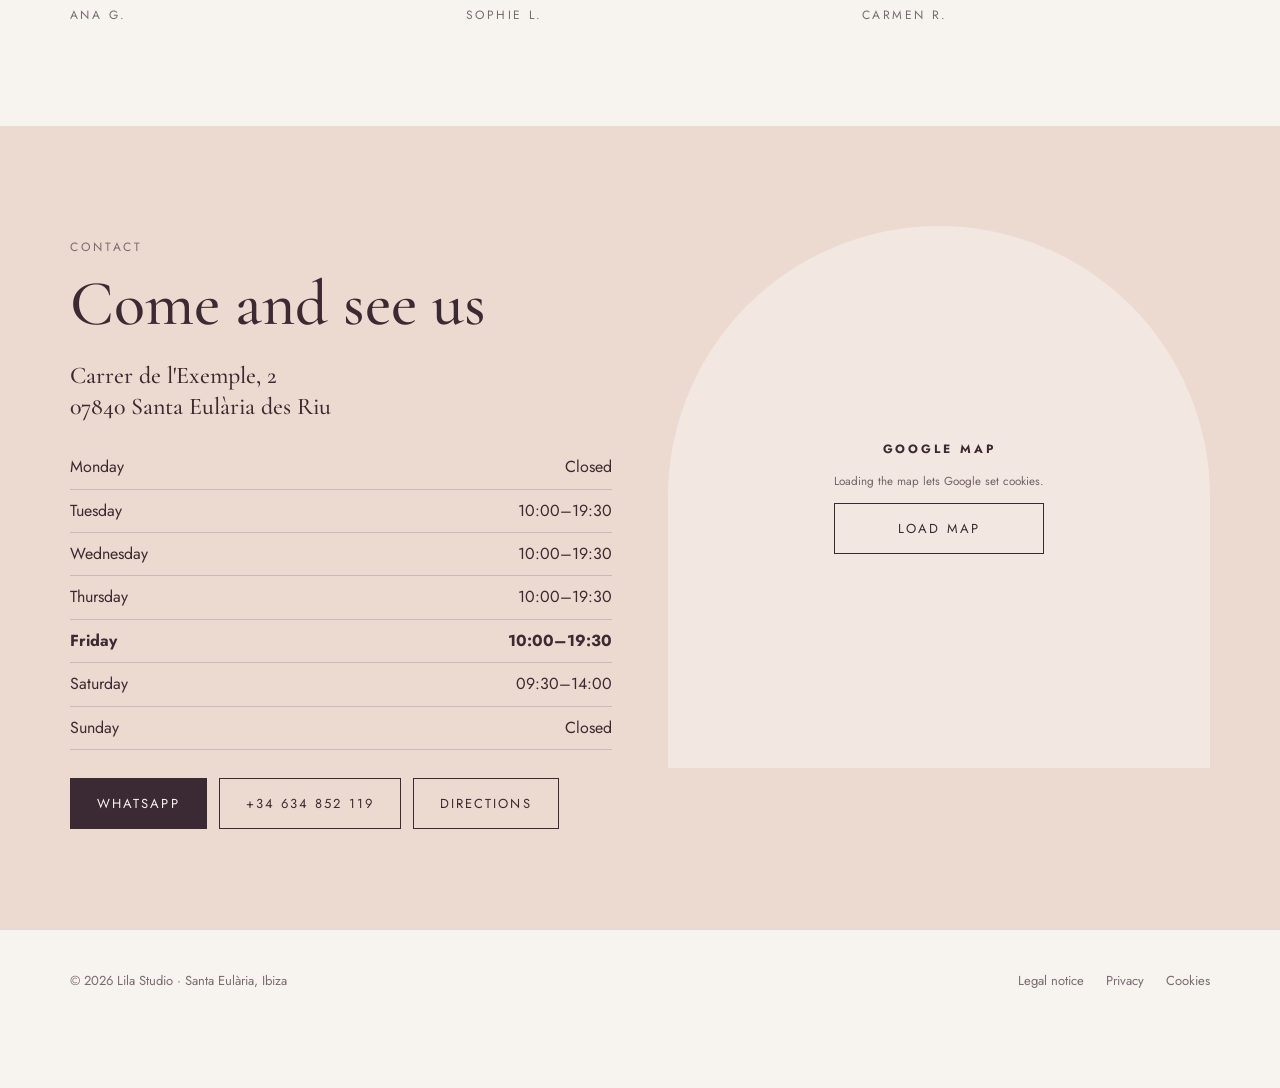
<file: salon/index.html>
<!doctype html>
<html lang="es">
<head>
<meta charset="utf-8">
<meta name="robots" content="noindex, nofollow">
<link rel="icon" href="data:,">
<meta name="viewport" content="width=device-width, initial-scale=1">
<title>Lila Studio · Peluquería y estética en Santa Eulària, Ibiza</title>
<meta name="description" content="Peluquería, uñas y estética en Santa Eulària des Riu, Ibiza. Precios, horario y cita por WhatsApp.">
<meta property="og:title" content="Lila Studio · Santa Eulària, Ibiza">
<meta property="og:description" content="Peluquería, uñas y estética. Precios y cita por WhatsApp.">
<meta name="theme-color" content="#f7f3ef">
<script>document.documentElement.classList.add('js')</script>
<!-- EDIT: business details. Opening hours here drive the "Open now" badge and hours list. -->
<script type="application/ld+json">
{
  "@context": "https://schema.org",
  "@type": "BeautySalon",
  "name": "Lila Studio",
  "telephone": "+34 634 852 119",
  "priceRange": "€€",
  "address": { "@type": "PostalAddress", "streetAddress": "Carrer de l'Exemple, 2", "addressLocality": "Santa Eulària des Riu", "postalCode": "07840", "addressRegion": "Illes Balears", "addressCountry": "ES" },
  "openingHoursSpecification": [
    { "@type": "OpeningHoursSpecification", "dayOfWeek": ["Tuesday","Wednesday","Thursday","Friday"], "opens": "10:00", "closes": "19:30" },
    { "@type": "OpeningHoursSpecification", "dayOfWeek": "Saturday", "opens": "09:30", "closes": "14:00" }
  ]
}
</script>
<script>
  window.SITE = {
    whatsapp: "34634852119",
    phone: "+34 634 852 119",
    mapQuery: "Carrer de l'Exemple 2, Santa Eulària des Riu, Ibiza",
    waText: { es: "Hola Lila Studio, quería pedir cita.", en: "Hi Lila Studio, I'd like to book an appointment." }
  };
</script>
<link rel="preload" href="fonts/cormorant-garamond-latin-500-normal.woff2" as="font" type="font/woff2" crossorigin>
<link rel="stylesheet" href="base.css">
<style>
  @font-face { font-family: "Cormorant"; src: url(fonts/cormorant-garamond-latin-500-normal.woff2) format("woff2"); font-weight: 500; font-display: swap; }
  @font-face { font-family: "Cormorant"; src: url(fonts/cormorant-garamond-latin-500-italic.woff2) format("woff2"); font-weight: 500; font-style: italic; font-display: swap; }
  @font-face { font-family: "Cormorant"; src: url(fonts/cormorant-garamond-latin-600-normal.woff2) format("woff2"); font-weight: 600; font-display: swap; }
  @font-face { font-family: "Jost"; src: url(fonts/jost-latin-wght-normal.woff2) format("woff2"); font-weight: 100 900; font-display: swap; }

  :root {
    --bg: #f7f3ef; --card: #fffdfb; --blush: #ecd9cf; --rose: #b98473; --plum: #3b2a33; --muted: #7a6a70;
    --sage: #8c9a86; --line: rgba(59,42,51,.12);
    --serif: "Cormorant", "Cormorant Garamond", Georgia, serif; --sans: "Jost", system-ui, sans-serif;
    --map-bg: #efe4dc;
  }
  body { background: var(--bg); color: var(--plum); font: 16px/1.65 var(--sans); font-weight: 400; }
  .wrap { width: min(1140px, 100% - 32px); margin-inline: auto; }
  h1, h2, h3 { font-family: var(--serif); font-weight: 500; line-height: 1; margin: 0; }
  em { font-style: italic; color: var(--rose); }
  .label { font-size: 12px; letter-spacing: .24em; text-transform: uppercase; color: var(--muted); }
  .btn { display: inline-flex; align-items: center; justify-content: center; gap: 8px; padding: 14px 26px; text-decoration: none; font-size: 13px; letter-spacing: .16em; text-transform: uppercase; border: 1px solid var(--plum); transition: background .25s, color .25s; background: none; color: var(--plum); }
  .btn-solid { background: var(--plum); color: var(--bg); }
  .btn-solid:hover { background: #523b47; }
  .btn-line:hover { background: var(--plum); color: var(--bg); }

  header { position: sticky; top: 0; z-index: 40; background: rgba(247,243,239,.9); backdrop-filter: blur(10px); -webkit-backdrop-filter: blur(10px); }
  .nav { display: grid; grid-template-columns: 1fr auto 1fr; align-items: center; height: 76px; }
  .nav-links { display: flex; gap: 26px; }
  .nav-links a { text-decoration: none; font-size: 13px; letter-spacing: .14em; text-transform: uppercase; }
  .nav-links a:hover { color: var(--rose); }
  .logo { font-family: var(--serif); font-size: 30px; text-decoration: none; letter-spacing: .02em; }
  .logo span { font-style: italic; color: var(--rose); }
  .nav-right { display: flex; justify-content: flex-end; align-items: center; gap: 10px; }
  .lang { background: none; border: 0; font-size: 13px; letter-spacing: .14em; color: var(--plum); padding: 8px; }

  /* Hero */
  .hero { display: grid; grid-template-columns: 1fr 1fr; gap: 64px; align-items: center; padding: 40px 0 96px; }
  .arch { aspect-ratio: 4 / 5; border-radius: 999px 999px 24px 24px; --ph: linear-gradient(170deg, #e8cfc3, #b98473); }
  .hero h1 { font-size: clamp(54px, 8vw, 104px); letter-spacing: -.02em; }
  .hero p { font-size: 18px; color: var(--muted); max-width: 40ch; margin: 24px 0 34px; }
  .status { display: inline-flex; align-items: center; gap: 10px; font-size: 12px; letter-spacing: .18em; text-transform: uppercase; margin-bottom: 26px; }
  .status::before { content: ""; width: 7px; height: 7px; border-radius: 50%; background: #bbb; }
  .status.is-open::before { background: #6f9a6a; }
  .status.is-closed::before { background: var(--rose); }
  .actions { display: flex; flex-wrap: wrap; gap: 12px; }

  section { padding: 100px 0; }
  .center { text-align: center; max-width: 640px; margin: 0 auto 56px; }
  .center h2 { font-size: clamp(44px, 6vw, 72px); margin-top: 14px; }

  /* Services */
  .services { background: var(--card); border-block: 1px solid var(--line); }
  .svc-grid { display: grid; grid-template-columns: repeat(3, 1fr); gap: 0; }
  .svc { padding: 8px 36px; border-left: 1px solid var(--line); }
  .svc:first-child { border-left: 0; padding-left: 0; }
  .svc:last-child { padding-right: 0; }
  .svc h3 { font-size: 34px; margin-bottom: 18px; }
  .row { display: grid; grid-template-columns: 1fr auto; gap: 4px 12px; padding: 14px 0; border-bottom: 1px solid var(--line); }
  .row .n { font-weight: 500; }
  .row .p { font-family: var(--serif); font-size: 22px; font-weight: 600; }
  .row .d { font-size: 13px; color: var(--muted); }
  .row a { font-size: 12px; letter-spacing: .14em; text-transform: uppercase; color: var(--rose); text-decoration: none; justify-self: end; }
  .row a:hover { text-decoration: underline; }

  /* Booking */
  .book { display: grid; grid-template-columns: .9fr 1.1fr; gap: 64px; align-items: center; }
  .book h2 { font-size: clamp(44px, 6vw, 68px); margin: 14px 0 20px; }
  .book p { color: var(--muted); font-size: 17px; }
  form { background: var(--card); border: 1px solid var(--line); padding: 32px; display: grid; gap: 16px; grid-template-columns: 1fr 1fr; }
  form .full { grid-column: 1 / -1; }
  label { display: grid; gap: 6px; font-size: 12px; letter-spacing: .16em; text-transform: uppercase; color: var(--muted); }
  input, select, textarea { font: 16px var(--sans); color: var(--plum); padding: 12px 14px; border: 1px solid var(--line); background: var(--bg); border-radius: 0; width: 100%; }
  input:focus, select:focus, textarea:focus { outline: none; border-color: var(--rose); }
  form small { font-size: 12px; color: var(--muted); letter-spacing: 0; text-transform: none; }

  /* Team */
  .team { display: grid; grid-template-columns: repeat(3, 1fr); gap: 40px; text-align: center; }
  .team .ph { aspect-ratio: 1; border-radius: 50%; margin: 0 auto 18px; width: min(220px, 100%); justify-content: center; }
  .team .ph:nth-of-type(1) { --ph: linear-gradient(160deg, #e3cabd, #b98473); }
  .team h3 { font-size: 28px; }
  .team p { margin: 4px 0 0; color: var(--muted); font-size: 14px; }
  .team > div:nth-child(2) .ph { --ph: linear-gradient(160deg, #c9d1c4, #8c9a86); }
  .team > div:nth-child(3) .ph { --ph: linear-gradient(160deg, #dccbd3, #8f6f7e); }

  /* Reviews */
  .quotes { display: grid; grid-template-columns: repeat(3, 1fr); gap: 48px; }
  .quotes blockquote { margin: 0; font-family: var(--serif); font-size: 26px; line-height: 1.25; font-style: italic; }
  .quotes cite { display: block; margin-top: 16px; font-style: normal; font-size: 12px; letter-spacing: .2em; text-transform: uppercase; color: var(--muted); }
  .stars { color: var(--rose); letter-spacing: 3px; margin-bottom: 12px; }

  /* Visit */
  .visit { display: grid; grid-template-columns: 1fr 1fr; gap: 56px; }
  .visit h2 { font-size: clamp(44px, 6vw, 64px); margin: 14px 0 24px; }
  .visit .map-box { border-radius: 999px 999px 0 0; aspect-ratio: 1 / 1; }

  footer { padding: 40px 0 96px; border-top: 1px solid var(--line); font-size: 13px; color: var(--muted); }
  footer .wrap { display: flex; justify-content: space-between; flex-wrap: wrap; gap: 14px; }
  footer a { margin-left: 18px; text-decoration: none; }

  @media (max-width: 900px) {
    .nav { grid-template-columns: auto 1fr; }
    .logo { order: -1; }
    .nav-links { position: fixed; inset: 76px 0 auto 0; flex-direction: column; gap: 0; padding: 8px 16px 20px; background: var(--bg); border-bottom: 1px solid var(--line); transform: translateY(-120%); transition: transform .3s; z-index: -1; }
    .nav-open .nav-links { transform: none; }
    .nav-links a { padding: 13px 0; font-size: 15px; }
    .nav-toggle { display: block; }
    .hero, .book, .visit { grid-template-columns: 1fr; gap: 40px; }
    .hero { padding-top: 16px; }
    .arch { max-width: 420px; width: 100%; margin: 0 auto; }
    .svc-grid, .team, .quotes { grid-template-columns: 1fr; }
    .svc { border-left: 0; padding: 0 0 28px; }
    form { grid-template-columns: 1fr; padding: 22px; }
    section { padding: 72px 0; }
    footer a { margin: 0 18px 0 0; }
  }
</style>
</head>
<body>
<header>
  <nav class="wrap nav" aria-label="Principal">
    <div class="nav-links">
      <a href="#servicios"><span lang="es">Servicios</span><span lang="en">Services</span></a>
      <a href="#cita"><span lang="es">Cita</span><span lang="en">Book</span></a>
      <a href="#equipo"><span lang="es">Equipo</span><span lang="en">Team</span></a>
      <a href="#contacto"><span lang="es">Contacto</span><span lang="en">Contact</span></a>
    </div>
    <a class="logo" href="#" translate="no">Lila <span>Studio</span></a>
    <div class="nav-right">
      <button class="lang" type="button" data-lang-toggle translate="no">EN</button>
      <button class="nav-toggle" type="button" data-nav-toggle aria-label="Menu" aria-expanded="false"><span></span><span></span><span></span></button>
    </div>
  </nav>
</header>

<main>
  <div class="wrap hero">
    <div class="reveal">
      <span class="status" data-open-status>Abierto ahora</span>
      <h1><span lang="es">Tu momento, <em>sin prisas</em></span><span lang="en">Your time, <em>unhurried</em></span></h1>
      <p><span lang="es">Peluquería, uñas y estética en el centro de Santa Eulària. Productos de calidad, trato cercano y precios claros.</span><span lang="en">Hair, nails and beauty in the centre of Santa Eulària. Quality products, a personal touch and clear prices.</span></p>
      <div class="actions">
        <a class="btn btn-solid" data-wa href="#"><span lang="es">Pedir cita por WhatsApp</span><span lang="en">Book on WhatsApp</span></a>
        <a class="btn btn-line" href="#servicios"><span lang="es">Ver precios</span><span lang="en">See prices</span></a>
      </div>
    </div>
    <div class="ph arch reveal"><span lang="es">Foto: salón / clienta</span><span lang="en">Photo: salon / client</span></div>
  </div>

  <section id="servicios" class="services">
    <div class="wrap">
      <div class="center reveal">
        <p class="label"><span lang="es">Servicios y precios</span><span lang="en">Services &amp; prices</span></p>
        <h2><span lang="es">Elige tu <em>ritual</em></span><span lang="en">Choose your <em>ritual</em></span></h2>
      </div>
      <div class="svc-grid">
        <div class="svc reveal">
          <h3><span lang="es">Peluquería</span><span lang="en">Hair</span></h3>
          <div class="row"><span class="n"><span lang="es">Corte y peinado</span><span lang="en">Cut &amp; style</span></span><span class="p">35 €</span><span class="d">45 min</span><a data-wa href="#" data-wa-es="Hola, quería cita para: Corte y peinado" data-wa-en="Hi, I'd like to book: Cut & style"><span lang="es">Reservar</span><span lang="en">Book</span></a></div>
          <div class="row"><span class="n"><span lang="es">Color raíz</span><span lang="en">Root colour</span></span><span class="p">45 €</span><span class="d">90 min</span><a data-wa href="#" data-wa-es="Hola, quería cita para: Color raíz" data-wa-en="Hi, I'd like to book: Root colour"><span lang="es">Reservar</span><span lang="en">Book</span></a></div>
          <div class="row"><span class="n">Balayage</span><span class="p"><span lang="es">desde</span><span lang="en">from</span> 95 €</span><span class="d">3 h</span><a data-wa href="#" data-wa-es="Hola, quería cita para: Balayage" data-wa-en="Hi, I'd like to book: Balayage"><span lang="es">Reservar</span><span lang="en">Book</span></a></div>
        </div>
        <div class="svc reveal">
          <h3><span lang="es">Uñas</span><span lang="en">Nails</span></h3>
          <div class="row"><span class="n"><span lang="es">Manicura semipermanente</span><span lang="en">Gel manicure</span></span><span class="p">28 €</span><span class="d">50 min</span><a data-wa href="#" data-wa-es="Hola, quería cita para: Manicura semipermanente" data-wa-en="Hi, I'd like to book: Gel manicure"><span lang="es">Reservar</span><span lang="en">Book</span></a></div>
          <div class="row"><span class="n"><span lang="es">Pedicura completa</span><span lang="en">Full pedicure</span></span><span class="p">38 €</span><span class="d">60 min</span><a data-wa href="#" data-wa-es="Hola, quería cita para: Pedicura completa" data-wa-en="Hi, I'd like to book: Full pedicure"><span lang="es">Reservar</span><span lang="en">Book</span></a></div>
          <div class="row"><span class="n"><span lang="es">Retirada</span><span lang="en">Removal</span></span><span class="p">10 €</span><span class="d">20 min</span><a data-wa href="#" data-wa-es="Hola, quería cita para: Retirada de uñas" data-wa-en="Hi, I'd like to book: Nail removal"><span lang="es">Reservar</span><span lang="en">Book</span></a></div>
        </div>
        <div class="svc reveal">
          <h3><span lang="es">Estética</span><span lang="en">Beauty</span></h3>
          <div class="row"><span class="n"><span lang="es">Limpieza facial</span><span lang="en">Facial cleanse</span></span><span class="p">55 €</span><span class="d">60 min</span><a data-wa href="#" data-wa-es="Hola, quería cita para: Limpieza facial" data-wa-en="Hi, I'd like to book: Facial cleanse"><span lang="es">Reservar</span><span lang="en">Book</span></a></div>
          <div class="row"><span class="n"><span lang="es">Lifting de pestañas</span><span lang="en">Lash lift</span></span><span class="p">45 €</span><span class="d">50 min</span><a data-wa href="#" data-wa-es="Hola, quería cita para: Lifting de pestañas" data-wa-en="Hi, I'd like to book: Lash lift"><span lang="es">Reservar</span><span lang="en">Book</span></a></div>
          <div class="row"><span class="n"><span lang="es">Depilación cejas</span><span lang="en">Brow shaping</span></span><span class="p">12 €</span><span class="d">15 min</span><a data-wa href="#" data-wa-es="Hola, quería cita para: Depilación de cejas" data-wa-en="Hi, I'd like to book: Brow shaping"><span lang="es">Reservar</span><span lang="en">Book</span></a></div>
        </div>
      </div>
    </div>
  </section>

  <section id="cita">
    <div class="wrap book">
      <div class="reveal">
        <p class="label"><span lang="es">Pide tu cita</span><span lang="en">Book a visit</span></p>
        <h2><span lang="es">En dos minutos, <em>por WhatsApp</em></span><span lang="en">Two minutes, <em>on WhatsApp</em></span></h2>
        <p><span lang="es">Rellena lo que necesites y se abrirá WhatsApp con tu mensaje listo para enviar. Te confirmamos la hora lo antes posible.</span><span lang="en">Fill in what you need and WhatsApp opens with your message ready to send. We'll confirm your time as soon as we can.</span></p>
      </div>
      <form class="reveal" data-wa-form data-wa-es="Hola Lila Studio, quería pedir cita:" data-wa-en="Hi Lila Studio, I'd like to book:">
        <label for="f-svc" class="full"><span lang="es">Servicio</span><span lang="en">Service</span>
          <select id="f-svc" name="servicio">
            <option data-es="Corte y peinado" data-en="Cut & style">Corte y peinado</option>
            <option data-es="Color / mechas" data-en="Colour / highlights">Color / mechas</option>
            <option data-es="Uñas" data-en="Nails">Uñas</option>
            <option data-es="Tratamiento facial" data-en="Facial">Tratamiento facial</option>
            <option data-es="Otro" data-en="Other">Otro</option>
          </select>
        </label>
        <label for="f-date"><span lang="es">Día preferido</span><span lang="en">Preferred day</span><input id="f-date" name="dia" type="date"></label>
        <label for="f-time"><span lang="es">Franja</span><span lang="en">Time</span>
          <select id="f-time" name="franja">
            <option data-es="Mañana" data-en="Morning">Mañana</option>
            <option data-es="Tarde" data-en="Afternoon">Tarde</option>
          </select>
        </label>
        <label for="f-name" class="full"><span lang="es">Nombre</span><span lang="en">Name</span><input id="f-name" name="nombre" autocomplete="given-name" required></label>
        <button class="btn btn-solid full" type="submit"><span lang="es">Abrir WhatsApp</span><span lang="en">Open WhatsApp</span></button>
        <small class="full"><span lang="es">Esta web no guarda tus datos: el mensaje se envía desde tu propio WhatsApp.</span><span lang="en">This site stores nothing: the message is sent from your own WhatsApp.</span></small>
      </form>
    </div>
  </section>

  <section id="equipo" style="background:var(--card);border-block:1px solid var(--line)">
    <div class="wrap">
      <div class="center reveal">
        <p class="label"><span lang="es">El equipo</span><span lang="en">The team</span></p>
        <h2><span lang="es">Manos <em>expertas</em></span><span lang="en">Expert <em>hands</em></span></h2>
      </div>
      <div class="team">
        <div class="reveal"><div class="ph"><span>Foto</span></div><h3>Lucía</h3><p><span lang="es">Color y balayage</span><span lang="en">Colour &amp; balayage</span></p></div>
        <div class="reveal"><div class="ph"><span>Foto</span></div><h3>Marta</h3><p><span lang="es">Uñas y pestañas</span><span lang="en">Nails &amp; lashes</span></p></div>
        <div class="reveal"><div class="ph"><span>Foto</span></div><h3>Elena</h3><p><span lang="es">Estética facial</span><span lang="en">Facial treatments</span></p></div>
      </div>
    </div>
  </section>

  <section>
    <div class="wrap">
      <div class="center reveal">
        <p class="label"><span lang="es">Opiniones en Google</span><span lang="en">Google reviews</span></p>
      </div>
      <!-- EDIT: copy 3 real Google reviews (first name + initial only). -->
      <div class="quotes">
        <div class="reveal"><div class="stars">★★★★★</div><blockquote><span lang="es">“Por fin alguien que entiende lo que quiero con mi pelo.”</span><span lang="en">“Finally someone who gets what I want with my hair.”</span></blockquote><cite>Ana G.</cite></div>
        <div class="reveal"><div class="stars">★★★★★</div><blockquote><span lang="es">“Manicura perfecta, me duró tres semanas.”</span><span lang="en">“Perfect manicure, it lasted three weeks.”</span></blockquote><cite>Sophie L.</cite></div>
        <div class="reveal"><div class="stars">★★★★★</div><blockquote><span lang="es">“Un sitio precioso y tranquilo. Salgo nueva.”</span><span lang="en">“A beautiful, calm place. I leave feeling new.”</span></blockquote><cite>Carmen R.</cite></div>
      </div>
    </div>
  </section>

  <section id="contacto" style="background:var(--blush)">
    <div class="wrap visit">
      <div class="reveal">
        <p class="label"><span lang="es">Contacto</span><span lang="en">Contact</span></p>
        <h2><span lang="es">Te esperamos</span><span lang="en">Come and see us</span></h2>
        <p style="font-family:var(--serif);font-size:24px;line-height:1.3;margin:0 0 24px">Carrer de l'Exemple, 2<br>07840 Santa Eulària des Riu</p>
        <ul data-hours style="--line:rgba(59,42,51,.18)"></ul>
        <div class="actions" style="margin-top:28px">
          <a class="btn btn-solid" data-wa href="#">WhatsApp</a>
          <a class="btn btn-line" data-tel href="#"><span data-tel-text></span></a>
          <a class="btn btn-line" data-directions href="#"><span lang="es">Cómo llegar</span><span lang="en">Directions</span></a>
        </div>
      </div>
      <div class="map-box reveal" data-map style="--map-bg:#f3e8e1">
        <div class="map-consent">
          <strong class="label" style="color:var(--plum)"><span lang="es">Mapa de Google</span><span lang="en">Google Map</span></strong>
          <small><span lang="es">Al cargar el mapa, Google puede usar cookies.</span><span lang="en">Loading the map lets Google set cookies.</span></small>
          <button class="btn btn-line" type="button"><span lang="es">Cargar mapa</span><span lang="en">Load map</span></button>
        </div>
      </div>
    </div>
  </section>
</main>

<footer>
  <div class="wrap">
    <span>© <span data-year></span> Lila Studio · Santa Eulària, Ibiza</span>
    <span>
      <a href="#" data-open-legal="aviso"><span lang="es">Aviso legal</span><span lang="en">Legal notice</span></a>
      <a href="#" data-open-legal="privacidad"><span lang="es">Privacidad</span><span lang="en">Privacy</span></a>
      <a href="#" data-open-legal="cookies">Cookies</a>
    </span>
  </div>
</footer>
<!-- Legal pages (LSSI-CE + RGPD). Fill every highlighted [placeholder] per client.
     Starting text only: have the client's gestoría/lawyer check it. -->
<dialog class="legal" id="legal" aria-label="Legal">
  <div class="legal-bar"><button type="button" data-close-legal><span lang="es">Cerrar</span><span lang="en">Close</span></button></div>
  <div class="legal-inner">
    <div lang="es">
      <h2 id="aviso">Aviso legal</h2>
      <p>En cumplimiento del artículo 10 de la Ley 34/2002, de Servicios de la Sociedad de la Información y de Comercio Electrónico (LSSI-CE), se informa:</p>
      <ul>
        <li>Titular: <span class="ph-note">[Nombre y apellidos o razón social]</span></li>
        <li>NIF/CIF: <span class="ph-note">[NIF]</span></li>
        <li>Domicilio: <span class="ph-note">[Dirección completa, Ibiza]</span></li>
        <li>Email: <span class="ph-note">[email]</span> · Teléfono: <span data-tel-text></span></li>
        <li><span class="ph-note">[Si es sociedad: datos del Registro Mercantil]</span></li>
      </ul>
      <p>Los textos, fotos y logotipos de esta web pertenecen a su titular o se usan con permiso. No se permite su reproducción sin autorización.</p>

      <h2 id="privacidad">Política de privacidad</h2>
      <h3>Responsable</h3>
      <p>El titular indicado en el aviso legal.</p>
      <h3>Qué datos tratamos</h3>
      <p>Esta web no tiene formularios que guarden datos. Los botones y formularios abren WhatsApp con un mensaje ya escrito; tú decides si lo envías. Si nos contactas por WhatsApp, teléfono o email, usamos tu nombre, teléfono y lo que nos cuentes solo para responderte y gestionar tu petición.</p>
      <h3>Base legal y conservación</h3>
      <p>Tu consentimiento al contactarnos y, en su caso, la aplicación de medidas precontractuales (art. 6.1.a y 6.1.b RGPD). Conservamos los datos el tiempo necesario para atenderte y cumplir obligaciones legales.</p>
      <h3>Terceros</h3>
      <p>No cedemos tus datos salvo obligación legal. WhatsApp (Meta) trata los mensajes según su propia política de privacidad. Esta demo está alojada en GitHub Pages (GitHub, Inc., EE. UU.). Como cualquier servidor web, registra datos técnicos de las visitas (por ejemplo, la dirección IP) por motivos de seguridad.</p>
      <h3>Tus derechos</h3>
      <p>Puedes pedir acceso, rectificación, supresión, oposición, limitación y portabilidad escribiendo a <span class="ph-note">[email]</span>. También puedes reclamar ante la Agencia Española de Protección de Datos (aepd.es).</p>

      <h2 id="cookies">Cookies</h2>
      <p>Esta web no usa cookies propias ni herramientas de analítica. Solo guarda en tu navegador el idioma que eliges, y ese dato no sale de tu dispositivo. El mapa de Google solo se carga si pulsas «Cargar mapa». A partir de ese momento Google puede instalar cookies según su propia política.</p>
    </div>

    <div lang="en">
      <h2 id="aviso-en">Legal notice</h2>
      <p>As required by article 10 of Spanish Law 34/2002 (LSSI-CE):</p>
      <ul>
        <li>Owner: <span class="ph-note">[Full name or company name]</span></li>
        <li>Tax ID (NIF/CIF): <span class="ph-note">[NIF]</span></li>
        <li>Address: <span class="ph-note">[Full address, Ibiza]</span></li>
        <li>Email: <span class="ph-note">[email]</span> · Phone: <span data-tel-text></span></li>
        <li><span class="ph-note">[If a company: Mercantile Registry details]</span></li>
      </ul>
      <p>The text, photos and logos on this site belong to the owner or are used with permission. Please don't reproduce them without authorisation.</p>

      <h2 id="privacidad-en">Privacy policy</h2>
      <h3>Controller</h3>
      <p>The owner named in the legal notice.</p>
      <h3>What data we process</h3>
      <p>This website has no forms that store data. Buttons and forms open WhatsApp with a pre-written message, and you decide whether to send it. If you contact us by WhatsApp, phone or email, we use your name, number and message only to reply and handle your request.</p>
      <h3>Legal basis and retention</h3>
      <p>Your consent when you contact us and, where relevant, pre-contractual steps (art. 6.1.a and 6.1.b GDPR). We keep data only as long as needed to help you and to meet legal obligations.</p>
      <h3>Third parties</h3>
      <p>We don't share your data unless the law requires it. WhatsApp (Meta) processes messages under its own privacy policy. This demo is hosted on GitHub Pages (GitHub, Inc., USA). Like any web server, it logs technical visit data (such as IP addresses) for security.</p>
      <h3>Your rights</h3>
      <p>You can request access, correction, deletion, objection, restriction and portability by writing to <span class="ph-note">[email]</span>. You can also complain to the Spanish Data Protection Agency (aepd.es).</p>

      <h2 id="cookies-en">Cookies</h2>
      <p>This site uses no cookies of its own and no analytics. It only remembers your chosen language in your browser, and that never leaves your device. The Google map loads only if you tap "Load map". From then on, Google may set cookies under its own policy.</p>
    </div>
  </div>
</dialog>
<a class="wa-float" data-wa href="#" aria-label="WhatsApp">
  <svg viewBox="0 0 24 24" fill="currentColor" aria-hidden="true"><path d="M17.472 14.382c-.297-.149-1.758-.867-2.03-.967-.273-.099-.471-.148-.67.15-.197.297-.767.966-.94 1.164-.173.199-.347.223-.644.075-.297-.15-1.255-.463-2.39-1.475-.883-.788-1.48-1.761-1.653-2.059-.173-.297-.018-.458.13-.606.134-.133.298-.347.446-.52.149-.174.198-.298.298-.497.099-.198.05-.371-.025-.52-.075-.149-.669-1.612-.916-2.207-.242-.579-.487-.5-.669-.51-.173-.008-.371-.01-.57-.01-.198 0-.52.074-.792.372-.272.297-1.04 1.016-1.04 2.479 0 1.462 1.065 2.875 1.213 3.074.149.198 2.096 3.2 5.077 4.487.709.306 1.262.489 1.694.625.712.227 1.36.195 1.871.118.571-.085 1.758-.719 2.006-1.413.248-.694.248-1.289.173-1.413-.074-.124-.272-.198-.57-.347m-5.421 7.403h-.004a9.87 9.87 0 01-5.031-1.378l-.361-.214-3.741.982.998-3.648-.235-.374a9.86 9.86 0 01-1.51-5.26c.001-5.45 4.436-9.884 9.888-9.884 2.64 0 5.122 1.03 6.988 2.898a9.825 9.825 0 012.893 6.994c-.003 5.45-4.437 9.884-9.885 9.884m8.413-18.297A11.815 11.815 0 0012.05 0C5.495 0 .16 5.335.157 11.892c0 2.096.547 4.142 1.588 5.945L.057 24l6.305-1.654a11.882 11.882 0 005.683 1.448h.005c6.554 0 11.89-5.335 11.893-11.893a11.821 11.821 0 00-3.48-8.413z"/></svg>
</a>
<script src="site.js"></script>


<style>
  .demo-pill { position: fixed; left: 16px; bottom: 16px; z-index: 70; max-width: calc(100% - 104px); background: rgba(20,20,20,.88); color: #fff; font: 12px/1.4 system-ui, sans-serif; padding: 8px 12px; border-radius: 12px; }
  .demo-pill a { color: #fff; font-weight: 700; }
  html[dir="rtl"] .demo-pill { font-family: "Kufi", system-ui, sans-serif; }
  @media (max-width: 900px) { body:has(.callbar) .demo-pill { bottom: 72px; } }
</style>
<div class="demo-pill">
  <span lang="es"><b>Demo</b> · negocio ficticio. Los botones de WhatsApp escriben a Gee. <a href="../">Más demos</a></span>
  <span lang="en"><b>Demo</b> · fictional business. WhatsApp buttons message Gee. <a href="../">More demos</a></span>
  <span lang="ar"><b>نموذج</b> · نشاط تجاري وهمي. أزرار واتساب تراسل Gee. <a href="../">نماذج أخرى</a></span>
</div>
</body>
</html>
</file>
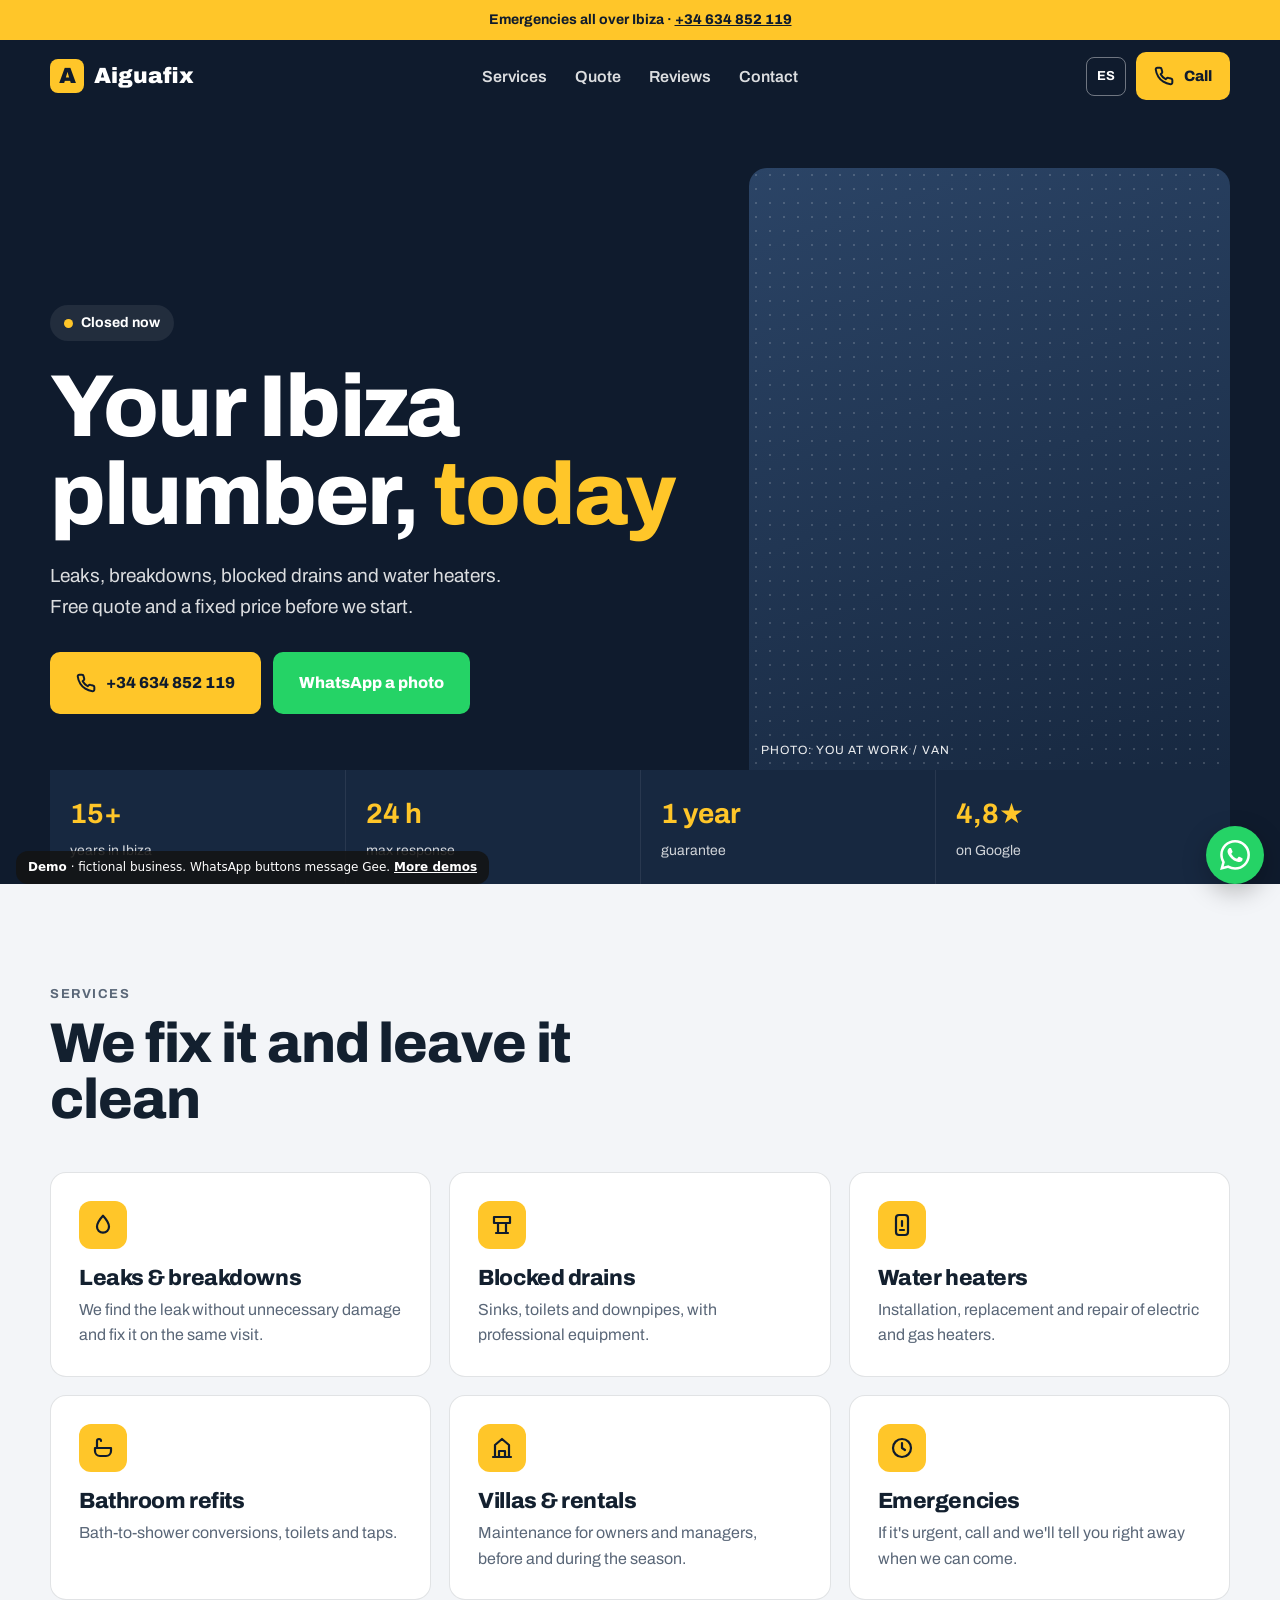
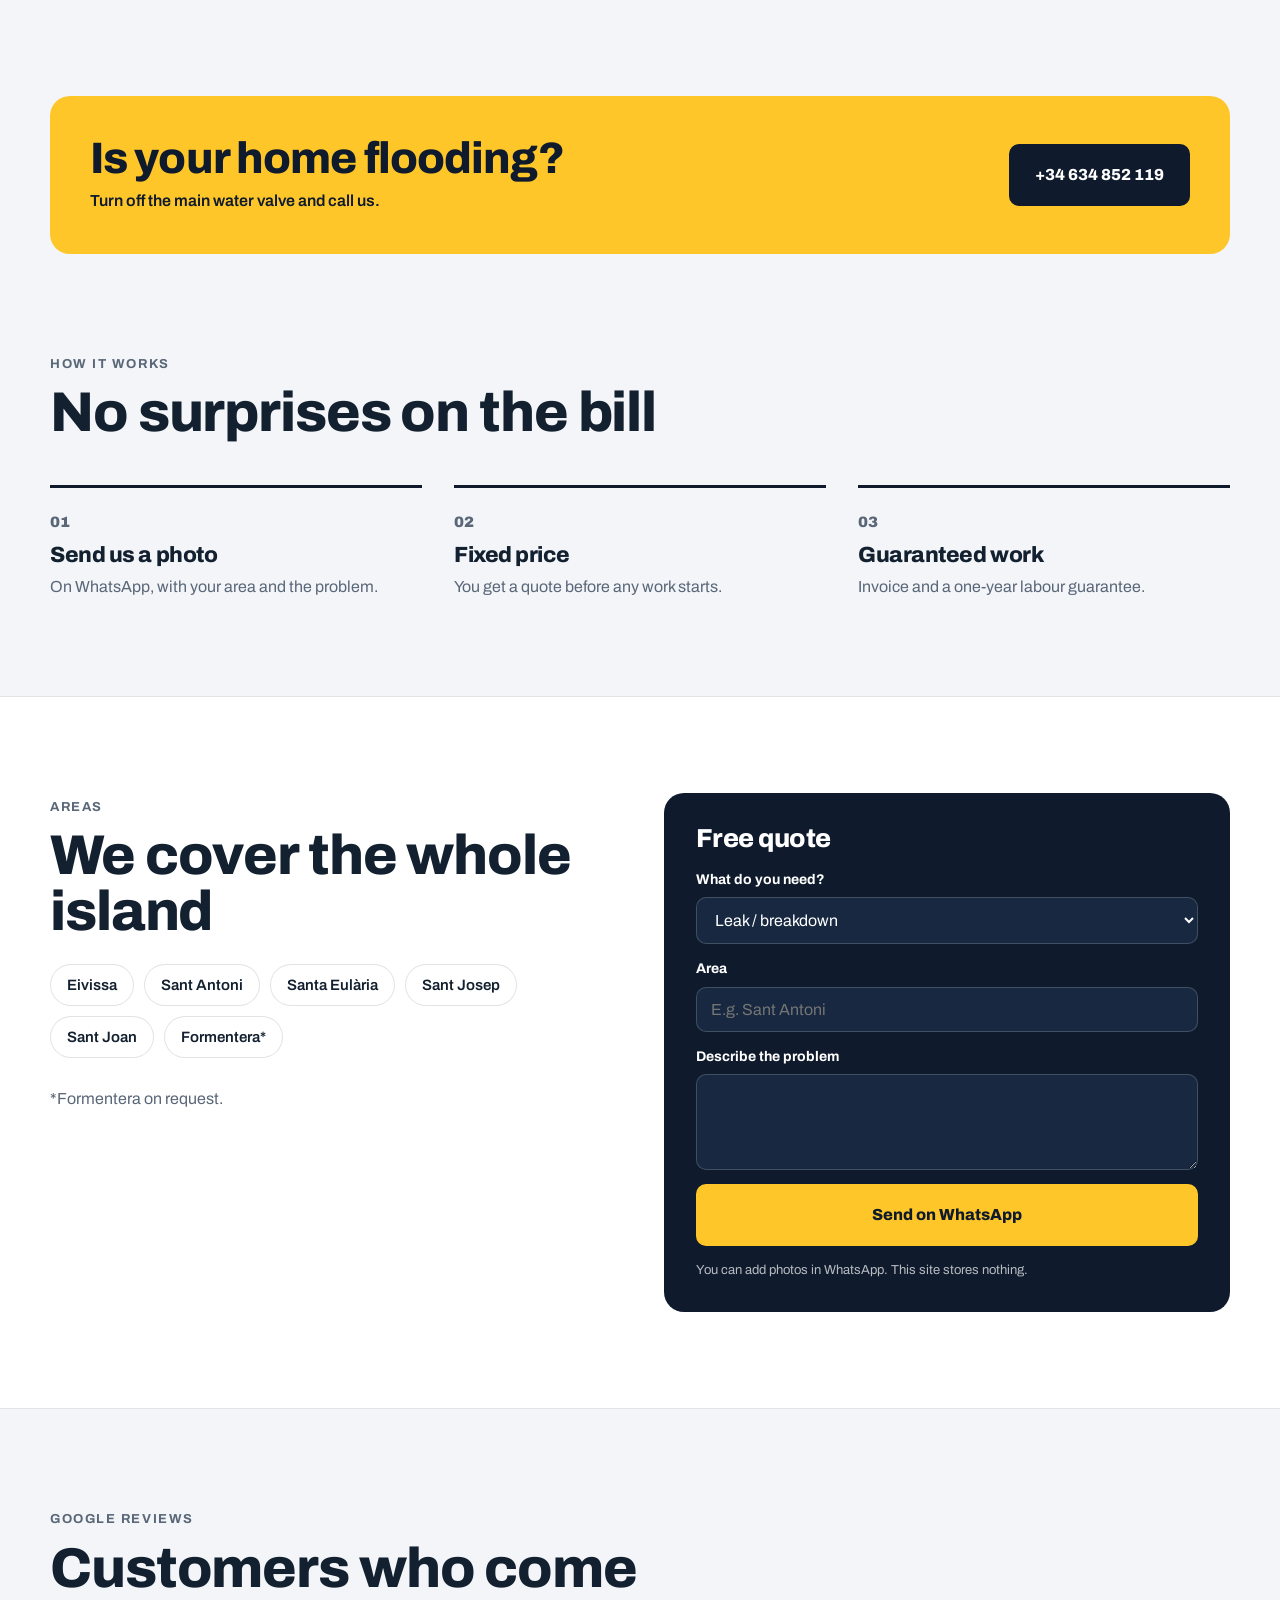
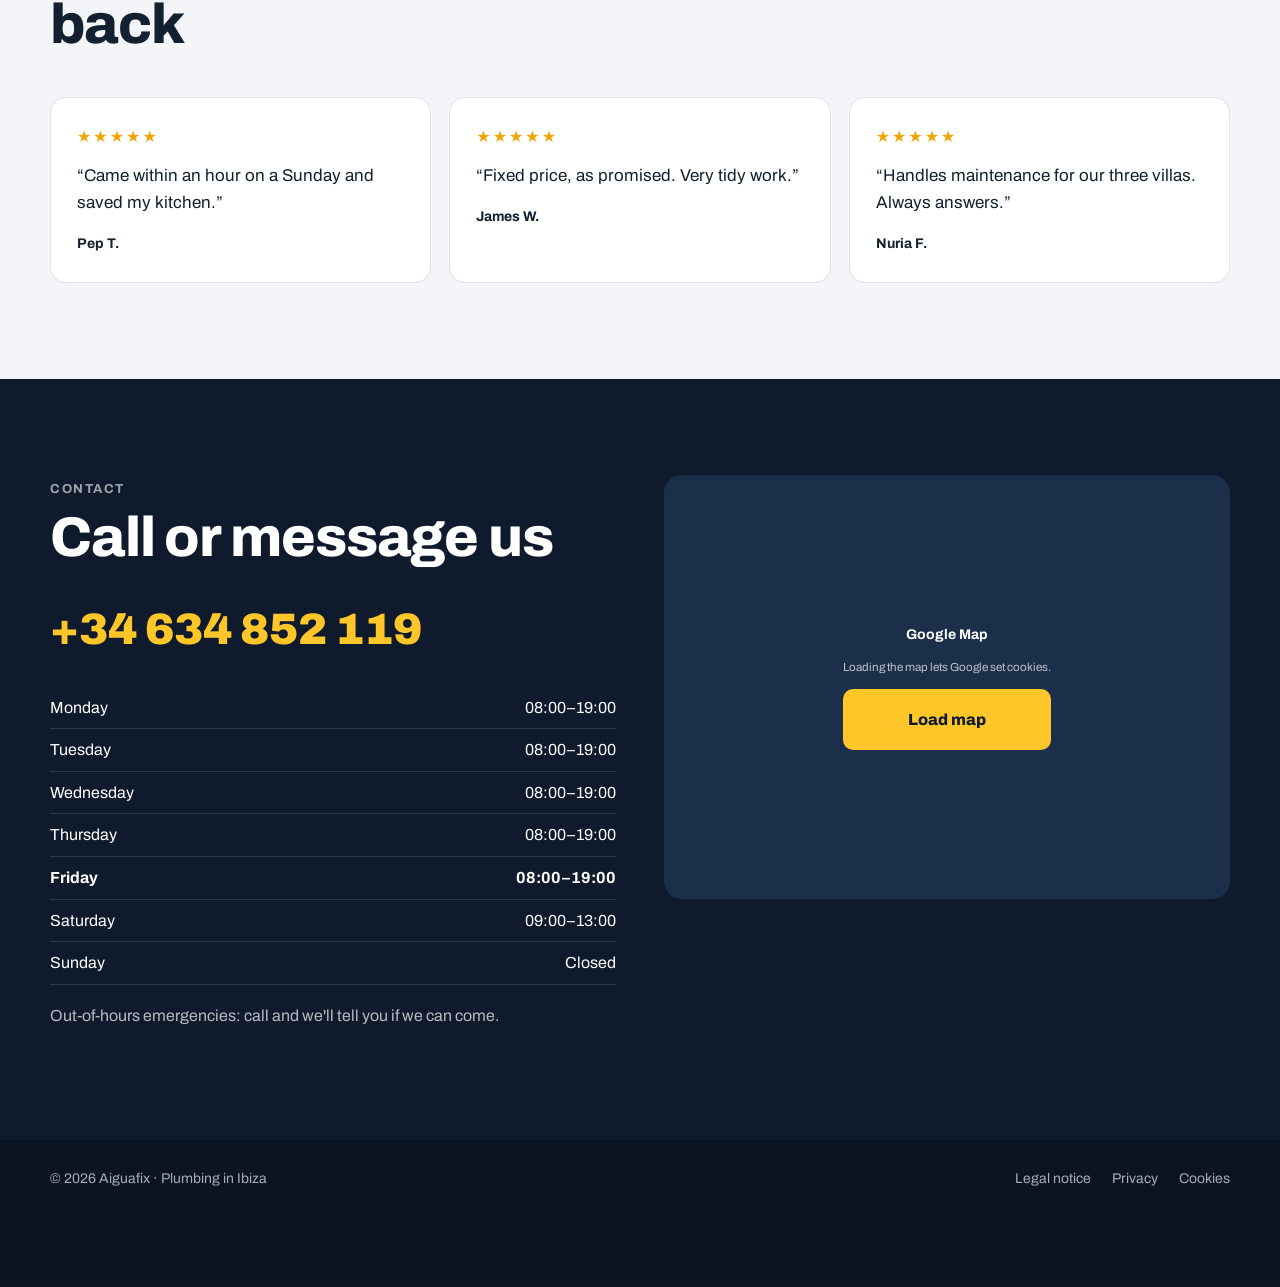
<file: trades/index.html>
<!doctype html>
<html lang="es">
<head>
<meta charset="utf-8">
<meta name="robots" content="noindex, nofollow">
<link rel="icon" href="data:,">
<meta name="viewport" content="width=device-width, initial-scale=1">
<title>Aiguafix · Fontanero en Ibiza · Urgencias y reparaciones</title>
<meta name="description" content="Fontanería en toda Ibiza: averías, fugas, desatascos, calentadores y reformas de baño. Presupuesto gratis por WhatsApp.">
<meta property="og:title" content="Aiguafix · Fontanero en Ibiza">
<meta property="og:description" content="Averías, fugas, desatascos y calentadores. Presupuesto gratis por WhatsApp.">
<meta name="theme-color" content="#0f1b2d">
<script>document.documentElement.classList.add('js')</script>
<!-- EDIT: business details. Opening hours here drive the "Open now" badge and hours list. -->
<script type="application/ld+json">
{
  "@context": "https://schema.org",
  "@type": "Plumber",
  "name": "Aiguafix",
  "telephone": "+34 634 852 119",
  "areaServed": "Ibiza",
  "address": { "@type": "PostalAddress", "streetAddress": "Carrer de l'Exemple, 3", "addressLocality": "Eivissa", "postalCode": "07800", "addressRegion": "Illes Balears", "addressCountry": "ES" },
  "openingHoursSpecification": [
    { "@type": "OpeningHoursSpecification", "dayOfWeek": ["Monday","Tuesday","Wednesday","Thursday","Friday"], "opens": "08:00", "closes": "19:00" },
    { "@type": "OpeningHoursSpecification", "dayOfWeek": "Saturday", "opens": "09:00", "closes": "13:00" }
  ]
}
</script>
<script>
  window.SITE = {
    whatsapp: "34634852119",
    phone: "+34 634 852 119",
    mapQuery: "Carrer de l'Exemple 3, Eivissa, Ibiza",
    waText: { es: "Hola Aiguafix, necesito un fontanero para…", en: "Hi Aiguafix, I need a plumber for…" }
  };
</script>
<link rel="preload" href="fonts/archivo-latin-wght-normal.woff2" as="font" type="font/woff2" crossorigin>
<link rel="stylesheet" href="base.css">
<style>
  @font-face { font-family: "Archivo"; src: url(fonts/archivo-latin-wght-normal.woff2) format("woff2"); font-weight: 100 900; font-stretch: 62% 125%; font-display: swap; }

  :root {
    --navy: #0f1b2d; --navy-2: #172840; --yellow: #ffc629; --white: #fff; --bg: #f3f5f8; --text: #13202f; --muted: #5a6778;
    --line: rgba(15,27,45,.12); --font: "Archivo", system-ui, sans-serif; --map-bg: #dfe5ec;
  }
  body { background: var(--bg); color: var(--text); font: 16px/1.6 var(--font); }
  .wrap { width: min(1180px, 100% - 32px); margin-inline: auto; }
  h1, h2, h3 { margin: 0; line-height: 1; font-weight: 800; letter-spacing: -.02em; font-stretch: 112%; }
  .kicker { display: inline-block; font-size: 13px; font-weight: 700; letter-spacing: .12em; text-transform: uppercase; color: var(--muted); }
  .btn { display: inline-flex; align-items: center; justify-content: center; gap: 10px; padding: 16px 24px; border-radius: 10px; font-weight: 800; font-size: 16px; text-decoration: none; border: 2px solid transparent; transition: transform .15s, background .2s; }
  .btn:hover { transform: translateY(-2px); }
  .btn svg { width: 20px; height: 20px; }
  .btn-y { background: var(--yellow); color: var(--navy); }
  .btn-wa { background: #25D366; color: #fff; }
  .btn-o { border-color: currentColor; color: inherit; }

  .topbar { background: var(--yellow); color: var(--navy); font-weight: 700; font-size: 14px; text-align: center; padding: 9px 16px; }
  .topbar a { font-weight: 800; }
  header { background: var(--navy); color: var(--white); position: sticky; top: 0; z-index: 40; }
  .nav { display: flex; align-items: center; justify-content: space-between; height: 72px; gap: 16px; }
  .logo { display: flex; align-items: center; gap: 10px; font-weight: 900; font-size: 22px; text-decoration: none; font-stretch: 115%; }
  .logo i { width: 34px; height: 34px; border-radius: 8px; background: var(--yellow); display: grid; place-items: center; color: var(--navy); font-style: normal; }
  .nav-links { display: flex; gap: 28px; }
  .nav-links a { text-decoration: none; font-weight: 600; opacity: .85; }
  .nav-links a:hover { opacity: 1; color: var(--yellow); }
  .nav-right { display: flex; align-items: center; gap: 10px; }
  .nav-right .btn { padding: 10px 16px; font-size: 15px; }
  .lang { background: none; color: #fff; border: 1.5px solid rgba(255,255,255,.4); border-radius: 8px; padding: 8px 10px; font-weight: 700; font-size: 13px; }

  /* Hero */
  .hero { background: var(--navy); color: var(--white); padding: 56px 0 0; overflow: hidden; }
  .hero-grid { display: grid; grid-template-columns: 1.15fr .85fr; gap: 48px; align-items: end; }
  .hero h1 { font-size: clamp(44px, 7vw, 88px); }
  .hero h1 mark { background: none; color: var(--yellow); }
  .hero p { font-size: 19px; opacity: .85; max-width: 44ch; margin: 22px 0 30px; }
  .hero .actions { display: flex; flex-wrap: wrap; gap: 12px; padding-bottom: 56px; }
  .status { display: inline-flex; align-items: center; gap: 8px; background: rgba(255,255,255,.08); border-radius: 999px; padding: 7px 14px; font-size: 14px; font-weight: 700; margin-bottom: 22px; }
  .status::before { content: ""; width: 9px; height: 9px; border-radius: 50%; background: #999; }
  .status.is-open::before { background: #3fd07a; box-shadow: 0 0 0 4px rgba(63,208,122,.2); }
  .status.is-closed::before { background: var(--yellow); }
  .hero .ph { aspect-ratio: 4 / 5; border-radius: 18px 18px 0 0; --ph: linear-gradient(160deg, #2b4466, #172840); }
  .trust { display: grid; grid-template-columns: repeat(4, 1fr); background: var(--navy-2); color: #fff; }
  .trust div { padding: 22px 20px; border-left: 1px solid rgba(255,255,255,.08); }
  .trust div:first-child { border-left: 0; }
  .trust b { display: block; font-size: 28px; color: var(--yellow); font-stretch: 115%; }
  .trust div > span { font-size: 14px; opacity: .8; }

  section { padding: 96px 0; }
  .head { max-width: 680px; margin-bottom: 44px; }
  .head h2 { font-size: clamp(34px, 5vw, 56px); margin-top: 10px; }

  /* Services */
  .cards { display: grid; grid-template-columns: repeat(3, 1fr); gap: 18px; }
  .card { background: #fff; border: 1px solid var(--line); border-radius: 16px; padding: 28px; transition: border-color .2s, transform .2s; }
  .card:hover { border-color: var(--navy); transform: translateY(-3px); }
  .ico { width: 48px; height: 48px; border-radius: 12px; background: var(--yellow); display: grid; place-items: center; margin-bottom: 18px; }
  .ico svg { width: 24px; height: 24px; }
  .card h3 { font-size: 22px; margin-bottom: 8px; font-stretch: 105%; }
  .card p { margin: 0; color: var(--muted); }

  /* Urgent banner */
  .urgent { background: var(--yellow); color: var(--navy); border-radius: 20px; padding: 40px; display: flex; justify-content: space-between; align-items: center; gap: 24px; flex-wrap: wrap; }
  .urgent h2 { font-size: clamp(28px, 4vw, 44px); }
  .urgent p { margin: 8px 0 0; font-weight: 600; }
  .urgent .btn-n { background: var(--navy); color: #fff; }

  /* Steps */
  .steps { display: grid; grid-template-columns: repeat(3, 1fr); gap: 32px; counter-reset: s; }
  .step { border-top: 3px solid var(--navy); padding-top: 22px; }
  .step::before { counter-increment: s; content: "0" counter(s); font-weight: 900; font-size: 15px; color: var(--muted); display: block; margin-bottom: 10px; }
  .step h3 { font-size: 22px; margin-bottom: 8px; }
  .step p { margin: 0; color: var(--muted); }

  /* Areas + quote */
  .quote { display: grid; grid-template-columns: 1fr 1fr; gap: 48px; align-items: start; }
  .areas { display: flex; flex-wrap: wrap; gap: 10px; margin: 24px 0 28px; }
  .areas span { background: #fff; border: 1px solid var(--line); border-radius: 999px; padding: 8px 16px; font-weight: 600; font-size: 15px; }
  form { background: var(--navy); color: #fff; border-radius: 20px; padding: 32px; display: grid; gap: 14px; }
  form h3 { font-size: 26px; margin-bottom: 4px; }
  label { display: grid; gap: 6px; font-size: 14px; font-weight: 700; }
  input, select, textarea { font: 16px var(--font); padding: 13px 14px; border-radius: 10px; border: 1.5px solid rgba(255,255,255,.18); background: var(--navy-2); color: #fff; width: 100%; }
  input:focus, select:focus, textarea:focus { outline: none; border-color: var(--yellow); }
  textarea { min-height: 96px; resize: vertical; }
  form small { opacity: .7; font-size: 13px; }

  /* Reviews */
  .reviews { display: grid; grid-template-columns: repeat(3, 1fr); gap: 18px; }
  .review { background: #fff; border-radius: 16px; padding: 26px; border: 1px solid var(--line); }
  .review .stars { color: #f0a500; letter-spacing: 2px; }
  .review p { margin: 12px 0 14px; font-size: 17px; }
  .review b { font-size: 14px; }

  /* Contact */
  .contact { background: var(--navy); color: #fff; }
  .contact-grid { display: grid; grid-template-columns: 1fr 1fr; gap: 48px; }
  .contact .kicker { color: rgba(255,255,255,.6); }
  .contact h2 { font-size: clamp(34px, 5vw, 56px); margin: 10px 0 22px; }
  .contact [data-hours] { --line: rgba(255,255,255,.12); }
  .contact .map-box { border-radius: 18px; --map-bg: #1c2f4a; }
  .contact .map-consent small { color: #fff; }
  .big-tel { font-size: clamp(30px, 4vw, 44px); font-weight: 900; color: var(--yellow); text-decoration: none; display: inline-block; margin: 6px 0 22px; font-stretch: 112%; }

  footer { background: #0a1422; color: rgba(255,255,255,.65); padding: 28px 0 96px; font-size: 14px; }
  footer .wrap { display: flex; justify-content: space-between; flex-wrap: wrap; gap: 12px; }
  footer a { margin-left: 18px; text-decoration: none; }
  footer a:hover { color: var(--yellow); }

  /* Mobile sticky call bar */
  .callbar { display: none; }

  @media (max-width: 900px) {
    .nav-links { position: fixed; inset: 72px 0 auto 0; flex-direction: column; gap: 0; padding: 8px 16px 20px; background: var(--navy); transform: translateY(-130%); transition: transform .3s; z-index: -1; }
    .nav-open .nav-links { transform: none; }
    .nav-links a { padding: 13px 0; font-size: 18px; }
    .nav-toggle { display: block; }
    .nav-right .btn { display: none; }
    .hero-grid, .quote, .contact-grid { grid-template-columns: 1fr; }
    .hero .ph { display: none; }
    .trust { grid-template-columns: repeat(2, 1fr); }
    .trust div:nth-child(3) { border-left: 0; }
    .trust div { border-top: 1px solid rgba(255,255,255,.08); }
    .cards, .steps, .reviews { grid-template-columns: 1fr; }
    .urgent { padding: 28px; }
    section { padding: 72px 0; }
    footer a { margin: 0 18px 0 0; }
    .wa-float { display: none; }
    .callbar { display: grid; grid-template-columns: 1fr 1fr; position: fixed; left: 0; right: 0; bottom: 0; z-index: 60; box-shadow: 0 -6px 20px rgba(0,0,0,.2); }
    .callbar a { display: flex; align-items: center; justify-content: center; gap: 8px; padding: 16px; font-weight: 800; text-decoration: none; }
    .callbar svg { width: 20px; height: 20px; }
  }
</style>
</head>
<body>
<div class="topbar"><span lang="es">Urgencias en toda Ibiza</span><span lang="en">Emergencies all over Ibiza</span> · <a data-tel href="#"><span data-tel-text></span></a></div>
<header>
  <nav class="wrap nav" aria-label="Principal">
    <a class="logo" href="#" translate="no"><i>A</i>Aiguafix</a>
    <div class="nav-links">
      <a href="#servicios"><span lang="es">Servicios</span><span lang="en">Services</span></a>
      <a href="#presupuesto"><span lang="es">Presupuesto</span><span lang="en">Quote</span></a>
      <a href="#opiniones"><span lang="es">Opiniones</span><span lang="en">Reviews</span></a>
      <a href="#contacto"><span lang="es">Contacto</span><span lang="en">Contact</span></a>
    </div>
    <div class="nav-right">
      <button class="lang" type="button" data-lang-toggle translate="no">EN</button>
      <a class="btn btn-y" data-tel href="#"><svg viewBox="0 0 24 24" fill="none" stroke="currentColor" stroke-width="2.4" stroke-linecap="round" stroke-linejoin="round" aria-hidden="true"><path d="M22 16.9v3a2 2 0 0 1-2.2 2 19.8 19.8 0 0 1-8.6-3.1 19.5 19.5 0 0 1-6-6A19.8 19.8 0 0 1 2.1 4.2 2 2 0 0 1 4.1 2h3a2 2 0 0 1 2 1.7c.1 1 .4 1.9.7 2.8a2 2 0 0 1-.5 2.1L8 9.9a16 16 0 0 0 6 6l1.3-1.3a2 2 0 0 1 2.1-.4c.9.3 1.8.6 2.8.7a2 2 0 0 1 1.7 2z"/></svg><span lang="es">Llamar</span><span lang="en">Call</span></a>
      <button class="nav-toggle" type="button" data-nav-toggle aria-label="Menu" aria-expanded="false"><span></span><span></span><span></span></button>
    </div>
  </nav>
</header>

<main>
  <div class="hero">
    <div class="wrap hero-grid">
      <div class="reveal">
        <span class="status" data-open-status>Abierto ahora</span>
        <h1><span lang="es">Tu fontanero en Ibiza, <mark>hoy mismo</mark></span><span lang="en">Your Ibiza plumber, <mark>today</mark></span></h1>
        <p><span lang="es">Fugas, averías, desatascos y calentadores. Presupuesto gratis y precio cerrado antes de empezar.</span><span lang="en">Leaks, breakdowns, blocked drains and water heaters. Free quote and a fixed price before we start.</span></p>
        <div class="actions">
          <a class="btn btn-y" data-tel href="#"><svg viewBox="0 0 24 24" fill="none" stroke="currentColor" stroke-width="2.4" stroke-linecap="round" stroke-linejoin="round" aria-hidden="true"><path d="M22 16.9v3a2 2 0 0 1-2.2 2 19.8 19.8 0 0 1-8.6-3.1 19.5 19.5 0 0 1-6-6A19.8 19.8 0 0 1 2.1 4.2 2 2 0 0 1 4.1 2h3a2 2 0 0 1 2 1.7c.1 1 .4 1.9.7 2.8a2 2 0 0 1-.5 2.1L8 9.9a16 16 0 0 0 6 6l1.3-1.3a2 2 0 0 1 2.1-.4c.9.3 1.8.6 2.8.7a2 2 0 0 1 1.7 2z"/></svg><span data-tel-text></span></a>
          <a class="btn btn-wa" data-wa href="#"><span lang="es">WhatsApp con foto</span><span lang="en">WhatsApp a photo</span></a>
        </div>
      </div>
      <div class="ph reveal"><span lang="es">Foto: tú trabajando / furgoneta</span><span lang="en">Photo: you at work / van</span></div>
    </div>
    <div class="wrap trust">
      <div><b>15+</b><span lang="es">años en Ibiza</span><span lang="en">years in Ibiza</span></div>
      <div><b>24 h</b><span lang="es">respuesta máxima</span><span lang="en">max response</span></div>
      <div><b>1 <span lang="es">año</span><span lang="en">year</span></b><span lang="es">de garantía</span><span lang="en">guarantee</span></div>
      <div><b>4,8★</b><span lang="es">en Google</span><span lang="en">on Google</span></div>
    </div>
  </div>

  <section id="servicios">
    <div class="wrap">
      <div class="head reveal"><span class="kicker"><span lang="es">Servicios</span><span lang="en">Services</span></span><h2><span lang="es">Lo arreglamos, lo dejamos limpio</span><span lang="en">We fix it and leave it clean</span></h2></div>
      <div class="cards">
        <div class="card reveal"><div class="ico"><svg viewBox="0 0 24 24" fill="none" stroke="#0f1b2d" stroke-width="2.2" stroke-linecap="round" stroke-linejoin="round"><path d="M12 2.7s6 6.4 6 11a6 6 0 0 1-12 0c0-4.6 6-11 6-11z"/></svg></div><h3><span lang="es">Fugas y averías</span><span lang="en">Leaks &amp; breakdowns</span></h3><p><span lang="es">Localizamos la fuga sin romper de más y la reparamos en la misma visita.</span><span lang="en">We find the leak without unnecessary damage and fix it on the same visit.</span></p></div>
        <div class="card reveal"><div class="ico"><svg viewBox="0 0 24 24" fill="none" stroke="#0f1b2d" stroke-width="2.2" stroke-linecap="round" stroke-linejoin="round"><path d="M4 4h16v6H4zM8 10v10M16 10v10M6 20h12"/></svg></div><h3><span lang="es">Desatascos</span><span lang="en">Blocked drains</span></h3><p><span lang="es">Fregaderos, baños y bajantes, con máquina profesional.</span><span lang="en">Sinks, toilets and downpipes, with professional equipment.</span></p></div>
        <div class="card reveal"><div class="ico"><svg viewBox="0 0 24 24" fill="none" stroke="#0f1b2d" stroke-width="2.2" stroke-linecap="round" stroke-linejoin="round"><rect x="6" y="2" width="12" height="20" rx="3"/><path d="M12 8v5M10 17h4"/></svg></div><h3><span lang="es">Calentadores y termos</span><span lang="en">Water heaters</span></h3><p><span lang="es">Instalación, cambio y reparación de termos eléctricos y de gas.</span><span lang="en">Installation, replacement and repair of electric and gas heaters.</span></p></div>
        <div class="card reveal"><div class="ico"><svg viewBox="0 0 24 24" fill="none" stroke="#0f1b2d" stroke-width="2.2" stroke-linecap="round" stroke-linejoin="round"><path d="M4 12h16v3a5 5 0 0 1-5 5H9a5 5 0 0 1-5-5zM6 12V5a2 2 0 0 1 4 0"/></svg></div><h3><span lang="es">Reformas de baño</span><span lang="en">Bathroom refits</span></h3><p><span lang="es">Cambio de bañera por plato de ducha, sanitarios y grifería.</span><span lang="en">Bath-to-shower conversions, toilets and taps.</span></p></div>
        <div class="card reveal"><div class="ico"><svg viewBox="0 0 24 24" fill="none" stroke="#0f1b2d" stroke-width="2.2" stroke-linecap="round" stroke-linejoin="round"><path d="M3 21h18M5 21V9l7-6 7 6v12M9 21v-6h6v6"/></svg></div><h3><span lang="es">Villas y alquileres</span><span lang="en">Villas &amp; rentals</span></h3><p><span lang="es">Mantenimiento para propietarios y gestores, antes y durante la temporada.</span><span lang="en">Maintenance for owners and managers, before and during the season.</span></p></div>
        <div class="card reveal"><div class="ico"><svg viewBox="0 0 24 24" fill="none" stroke="#0f1b2d" stroke-width="2.2" stroke-linecap="round" stroke-linejoin="round"><circle cx="12" cy="12" r="9"/><path d="M12 7v5l3 2"/></svg></div><h3><span lang="es">Urgencias</span><span lang="en">Emergencies</span></h3><p><span lang="es">Si es urgente, llámanos y te decimos al momento cuándo podemos ir.</span><span lang="en">If it's urgent, call and we'll tell you right away when we can come.</span></p></div>
      </div>
    </div>
  </section>

  <div class="wrap reveal">
    <div class="urgent">
      <div><h2><span lang="es">¿Se te inunda la casa?</span><span lang="en">Is your home flooding?</span></h2><p><span lang="es">Cierra la llave de paso y llámanos.</span><span lang="en">Turn off the main water valve and call us.</span></p></div>
      <a class="btn btn-n" data-tel href="#"><span data-tel-text></span></a>
    </div>
  </div>

  <section>
    <div class="wrap">
      <div class="head reveal"><span class="kicker"><span lang="es">Cómo trabajamos</span><span lang="en">How it works</span></span><h2><span lang="es">Sin sorpresas en la factura</span><span lang="en">No surprises on the bill</span></h2></div>
      <div class="steps">
        <div class="step reveal"><h3><span lang="es">Nos mandas una foto</span><span lang="en">Send us a photo</span></h3><p><span lang="es">Por WhatsApp, con tu zona y el problema.</span><span lang="en">On WhatsApp, with your area and the problem.</span></p></div>
        <div class="step reveal"><h3><span lang="es">Precio cerrado</span><span lang="en">Fixed price</span></h3><p><span lang="es">Te damos presupuesto antes de empezar.</span><span lang="en">You get a quote before any work starts.</span></p></div>
        <div class="step reveal"><h3><span lang="es">Trabajo con garantía</span><span lang="en">Guaranteed work</span></h3><p><span lang="es">Factura y un año de garantía en la mano de obra.</span><span lang="en">Invoice and a one-year labour guarantee.</span></p></div>
      </div>
    </div>
  </section>

  <section id="presupuesto" style="background:#fff;border-block:1px solid var(--line)">
    <div class="wrap quote">
      <div class="reveal">
        <span class="kicker"><span lang="es">Zonas</span><span lang="en">Areas</span></span>
        <h2 style="font-size:clamp(34px,5vw,56px);margin-top:10px"><span lang="es">Trabajamos en toda la isla</span><span lang="en">We cover the whole island</span></h2>
        <div class="areas"><span>Eivissa</span><span>Sant Antoni</span><span>Santa Eulària</span><span>Sant Josep</span><span>Sant Joan</span><span>Formentera*</span></div>
        <p style="color:var(--muted)"><span lang="es">*Formentera bajo consulta.</span><span lang="en">*Formentera on request.</span></p>
      </div>
      <form class="reveal" data-wa-form data-wa-es="Hola Aiguafix, pido presupuesto:" data-wa-en="Hi Aiguafix, I'd like a quote:">
        <h3><span lang="es">Presupuesto gratis</span><span lang="en">Free quote</span></h3>
        <label for="q-type"><span lang="es">¿Qué necesitas?</span><span lang="en">What do you need?</span>
          <select id="q-type" name="tipo">
            <option data-es="Fuga / avería" data-en="Leak / breakdown">Fuga / avería</option>
            <option data-es="Desatasco" data-en="Blocked drain">Desatasco</option>
            <option data-es="Calentador / termo" data-en="Water heater">Calentador / termo</option>
            <option data-es="Reforma de baño" data-en="Bathroom refit">Reforma de baño</option>
            <option data-es="Otro" data-en="Other">Otro</option>
          </select>
        </label>
        <label for="q-zone"><span lang="es">Zona</span><span lang="en">Area</span><input id="q-zone" name="zona" data-es-placeholder="Ej. Sant Antoni" data-en-placeholder="E.g. Sant Antoni"></label>
        <label for="q-msg"><span lang="es">Cuéntanos el problema</span><span lang="en">Describe the problem</span><textarea id="q-msg" name="detalle"></textarea></label>
        <button class="btn btn-y" type="submit"><span lang="es">Enviar por WhatsApp</span><span lang="en">Send on WhatsApp</span></button>
        <small><span lang="es">Puedes añadir fotos en WhatsApp. Esta web no guarda tus datos.</span><span lang="en">You can add photos in WhatsApp. This site stores nothing.</span></small>
      </form>
    </div>
  </section>

  <section id="opiniones">
    <div class="wrap">
      <div class="head reveal"><span class="kicker"><span lang="es">Opiniones en Google</span><span lang="en">Google reviews</span></span><h2><span lang="es">Clientes que repiten</span><span lang="en">Customers who come back</span></h2></div>
      <!-- EDIT: copy 3 real Google reviews (first name + initial only). -->
      <div class="reviews">
        <div class="review reveal"><div class="stars">★★★★★</div><p><span lang="es">“Vino en una hora un domingo y me salvó la cocina.”</span><span lang="en">“Came within an hour on a Sunday and saved my kitchen.”</span></p><b>Pep T.</b></div>
        <div class="review reveal"><div class="stars">★★★★★</div><p><span lang="es">“Precio cerrado y cumplido. Muy limpio trabajando.”</span><span lang="en">“Fixed price, as promised. Very tidy work.”</span></p><b>James W.</b></div>
        <div class="review reveal"><div class="stars">★★★★★</div><p><span lang="es">“Nos lleva el mantenimiento de tres villas. Siempre responde.”</span><span lang="en">“Handles maintenance for our three villas. Always answers.”</span></p><b>Nuria F.</b></div>
      </div>
    </div>
  </section>

  <section id="contacto" class="contact">
    <div class="wrap contact-grid">
      <div class="reveal">
        <span class="kicker"><span lang="es">Contacto</span><span lang="en">Contact</span></span>
        <h2><span lang="es">Llámanos o escríbenos</span><span lang="en">Call or message us</span></h2>
        <a class="big-tel" data-tel href="#"><span data-tel-text></span></a>
        <ul data-hours></ul>
        <p style="opacity:.7;margin-top:18px"><span lang="es">Urgencias fuera de horario: llama y te decimos si podemos ir.</span><span lang="en">Out-of-hours emergencies: call and we'll tell you if we can come.</span></p>
      </div>
      <div class="map-box reveal" data-map>
        <div class="map-consent">
          <strong><span lang="es">Mapa de Google</span><span lang="en">Google Map</span></strong>
          <small><span lang="es">Al cargar el mapa, Google puede usar cookies.</span><span lang="en">Loading the map lets Google set cookies.</span></small>
          <button class="btn btn-y" type="button"><span lang="es">Cargar mapa</span><span lang="en">Load map</span></button>
        </div>
      </div>
    </div>
  </section>
</main>

<footer>
  <div class="wrap">
    <span>© <span data-year></span> Aiguafix · <span lang="es">Fontanería en Ibiza</span><span lang="en">Plumbing in Ibiza</span></span>
    <span>
      <a href="#" data-open-legal="aviso"><span lang="es">Aviso legal</span><span lang="en">Legal notice</span></a>
      <a href="#" data-open-legal="privacidad"><span lang="es">Privacidad</span><span lang="en">Privacy</span></a>
      <a href="#" data-open-legal="cookies">Cookies</a>
    </span>
  </div>
</footer>
<div class="callbar">
  <a data-tel href="#" style="background:var(--yellow);color:var(--navy)"><span lang="es">Llamar</span><span lang="en">Call</span></a>
  <a data-wa href="#" style="background:#25D366;color:#fff">WhatsApp</a>
</div>
<!-- Legal pages (LSSI-CE + RGPD). Fill every highlighted [placeholder] per client.
     Starting text only: have the client's gestoría/lawyer check it. -->
<dialog class="legal" id="legal" aria-label="Legal">
  <div class="legal-bar"><button type="button" data-close-legal><span lang="es">Cerrar</span><span lang="en">Close</span></button></div>
  <div class="legal-inner">
    <div lang="es">
      <h2 id="aviso">Aviso legal</h2>
      <p>En cumplimiento del artículo 10 de la Ley 34/2002, de Servicios de la Sociedad de la Información y de Comercio Electrónico (LSSI-CE), se informa:</p>
      <ul>
        <li>Titular: <span class="ph-note">[Nombre y apellidos o razón social]</span></li>
        <li>NIF/CIF: <span class="ph-note">[NIF]</span></li>
        <li>Domicilio: <span class="ph-note">[Dirección completa, Ibiza]</span></li>
        <li>Email: <span class="ph-note">[email]</span> · Teléfono: <span data-tel-text></span></li>
        <li><span class="ph-note">[Si es sociedad: datos del Registro Mercantil]</span></li>
      </ul>
      <p>Los textos, fotos y logotipos de esta web pertenecen a su titular o se usan con permiso. No se permite su reproducción sin autorización.</p>

      <h2 id="privacidad">Política de privacidad</h2>
      <h3>Responsable</h3>
      <p>El titular indicado en el aviso legal.</p>
      <h3>Qué datos tratamos</h3>
      <p>Esta web no tiene formularios que guarden datos. Los botones y formularios abren WhatsApp con un mensaje ya escrito; tú decides si lo envías. Si nos contactas por WhatsApp, teléfono o email, usamos tu nombre, teléfono y lo que nos cuentes solo para responderte y gestionar tu petición.</p>
      <h3>Base legal y conservación</h3>
      <p>Tu consentimiento al contactarnos y, en su caso, la aplicación de medidas precontractuales (art. 6.1.a y 6.1.b RGPD). Conservamos los datos el tiempo necesario para atenderte y cumplir obligaciones legales.</p>
      <h3>Terceros</h3>
      <p>No cedemos tus datos salvo obligación legal. WhatsApp (Meta) trata los mensajes según su propia política de privacidad. Esta demo está alojada en GitHub Pages (GitHub, Inc., EE. UU.). Como cualquier servidor web, registra datos técnicos de las visitas (por ejemplo, la dirección IP) por motivos de seguridad.</p>
      <h3>Tus derechos</h3>
      <p>Puedes pedir acceso, rectificación, supresión, oposición, limitación y portabilidad escribiendo a <span class="ph-note">[email]</span>. También puedes reclamar ante la Agencia Española de Protección de Datos (aepd.es).</p>

      <h2 id="cookies">Cookies</h2>
      <p>Esta web no usa cookies propias ni herramientas de analítica. Solo guarda en tu navegador el idioma que eliges, y ese dato no sale de tu dispositivo. El mapa de Google solo se carga si pulsas «Cargar mapa». A partir de ese momento Google puede instalar cookies según su propia política.</p>
    </div>

    <div lang="en">
      <h2 id="aviso-en">Legal notice</h2>
      <p>As required by article 10 of Spanish Law 34/2002 (LSSI-CE):</p>
      <ul>
        <li>Owner: <span class="ph-note">[Full name or company name]</span></li>
        <li>Tax ID (NIF/CIF): <span class="ph-note">[NIF]</span></li>
        <li>Address: <span class="ph-note">[Full address, Ibiza]</span></li>
        <li>Email: <span class="ph-note">[email]</span> · Phone: <span data-tel-text></span></li>
        <li><span class="ph-note">[If a company: Mercantile Registry details]</span></li>
      </ul>
      <p>The text, photos and logos on this site belong to the owner or are used with permission. Please don't reproduce them without authorisation.</p>

      <h2 id="privacidad-en">Privacy policy</h2>
      <h3>Controller</h3>
      <p>The owner named in the legal notice.</p>
      <h3>What data we process</h3>
      <p>This website has no forms that store data. Buttons and forms open WhatsApp with a pre-written message, and you decide whether to send it. If you contact us by WhatsApp, phone or email, we use your name, number and message only to reply and handle your request.</p>
      <h3>Legal basis and retention</h3>
      <p>Your consent when you contact us and, where relevant, pre-contractual steps (art. 6.1.a and 6.1.b GDPR). We keep data only as long as needed to help you and to meet legal obligations.</p>
      <h3>Third parties</h3>
      <p>We don't share your data unless the law requires it. WhatsApp (Meta) processes messages under its own privacy policy. This demo is hosted on GitHub Pages (GitHub, Inc., USA). Like any web server, it logs technical visit data (such as IP addresses) for security.</p>
      <h3>Your rights</h3>
      <p>You can request access, correction, deletion, objection, restriction and portability by writing to <span class="ph-note">[email]</span>. You can also complain to the Spanish Data Protection Agency (aepd.es).</p>

      <h2 id="cookies-en">Cookies</h2>
      <p>This site uses no cookies of its own and no analytics. It only remembers your chosen language in your browser, and that never leaves your device. The Google map loads only if you tap "Load map". From then on, Google may set cookies under its own policy.</p>
    </div>
  </div>
</dialog>
<a class="wa-float" data-wa href="#" aria-label="WhatsApp">
  <svg viewBox="0 0 24 24" fill="currentColor" aria-hidden="true"><path d="M17.472 14.382c-.297-.149-1.758-.867-2.03-.967-.273-.099-.471-.148-.67.15-.197.297-.767.966-.94 1.164-.173.199-.347.223-.644.075-.297-.15-1.255-.463-2.39-1.475-.883-.788-1.48-1.761-1.653-2.059-.173-.297-.018-.458.13-.606.134-.133.298-.347.446-.52.149-.174.198-.298.298-.497.099-.198.05-.371-.025-.52-.075-.149-.669-1.612-.916-2.207-.242-.579-.487-.5-.669-.51-.173-.008-.371-.01-.57-.01-.198 0-.52.074-.792.372-.272.297-1.04 1.016-1.04 2.479 0 1.462 1.065 2.875 1.213 3.074.149.198 2.096 3.2 5.077 4.487.709.306 1.262.489 1.694.625.712.227 1.36.195 1.871.118.571-.085 1.758-.719 2.006-1.413.248-.694.248-1.289.173-1.413-.074-.124-.272-.198-.57-.347m-5.421 7.403h-.004a9.87 9.87 0 01-5.031-1.378l-.361-.214-3.741.982.998-3.648-.235-.374a9.86 9.86 0 01-1.51-5.26c.001-5.45 4.436-9.884 9.888-9.884 2.64 0 5.122 1.03 6.988 2.898a9.825 9.825 0 012.893 6.994c-.003 5.45-4.437 9.884-9.885 9.884m8.413-18.297A11.815 11.815 0 0012.05 0C5.495 0 .16 5.335.157 11.892c0 2.096.547 4.142 1.588 5.945L.057 24l6.305-1.654a11.882 11.882 0 005.683 1.448h.005c6.554 0 11.89-5.335 11.893-11.893a11.821 11.821 0 00-3.48-8.413z"/></svg>
</a>
<script src="site.js"></script>


<style>
  .demo-pill { position: fixed; left: 16px; bottom: 16px; z-index: 70; max-width: calc(100% - 104px); background: rgba(20,20,20,.88); color: #fff; font: 12px/1.4 system-ui, sans-serif; padding: 8px 12px; border-radius: 12px; }
  .demo-pill a { color: #fff; font-weight: 700; }
  html[dir="rtl"] .demo-pill { font-family: "Kufi", system-ui, sans-serif; }
  @media (max-width: 900px) { body:has(.callbar) .demo-pill { bottom: 72px; } }
</style>
<div class="demo-pill">
  <span lang="es"><b>Demo</b> · negocio ficticio. Los botones de WhatsApp escriben a Gee. <a href="../">Más demos</a></span>
  <span lang="en"><b>Demo</b> · fictional business. WhatsApp buttons message Gee. <a href="../">More demos</a></span>
  <span lang="ar"><b>نموذج</b> · نشاط تجاري وهمي. أزرار واتساب تراسل Gee. <a href="../">نماذج أخرى</a></span>
</div>
</body>
</html>
</file>
<file: barber/base.css>
/* Shared base for local-business templates */
html[data-lang="es"] body [lang="en"], html[data-lang="es"] body [lang="ar"],
html[data-lang="en"] body [lang="es"], html[data-lang="en"] body [lang="ar"],
html[data-lang="ar"] body [lang="es"], html[data-lang="ar"] body [lang="en"],
html:not([data-lang]) body [lang="en"], html:not([data-lang]) body [lang="ar"] { display: none !important; }
/* Legal texts exist in ES/EN only: Arabic visitors see the Spanish version, left-to-right */
html[data-lang="ar"] body dialog.legal .legal-inner > [lang="es"] { display: block !important; }
html[data-lang="ar"] body dialog.legal .legal-bar [lang="es"] { display: inline !important; }
html[dir="rtl"] dialog.legal { direction: ltr; text-align: left; }

*, *::before, *::after { box-sizing: border-box; }
html { scroll-behavior: smooth; -webkit-text-size-adjust: 100%; }
body { margin: 0; overflow-x: hidden; }
img, svg, video { max-width: 100%; display: block; }
a { color: inherit; }
button { font: inherit; cursor: pointer; }
:focus-visible { outline: 2px solid currentColor; outline-offset: 3px; }
@media (prefers-reduced-motion: reduce) { html { scroll-behavior: auto; } }

/* Scroll reveal (only hidden when JS is running) */
.js .reveal { opacity: 0; transform: translateY(18px); transition: opacity .7s ease, transform .7s ease; }
.js .reveal.in { opacity: 1; transform: none; }
@media (prefers-reduced-motion: reduce) { .js .reveal { opacity: 1; transform: none; transition: none; } }

/* Photo placeholder: replace with <img> of the client's own photos */
.ph {
  position: relative; overflow: hidden; display: flex; align-items: flex-end;
  background: var(--ph, linear-gradient(135deg, #d9cbb8, #b89f84));
  color: rgba(255,255,255,.92); font-size: 12px; letter-spacing: .08em; text-transform: uppercase;
}
.ph::before {
  content: ""; position: absolute; inset: 0; opacity: .18;
  background-image: radial-gradient(rgba(255,255,255,.9) 1px, transparent 1px);
  background-size: 14px 14px;
}
.ph > span { position: relative; padding: 10px 12px; }
.ph img { position: absolute; inset: 0; width: 100%; height: 100%; object-fit: cover; }

/* Hours list filled by site.js */
[data-hours] { list-style: none; margin: 0; padding: 0; }
[data-hours] li { display: flex; justify-content: space-between; gap: 16px; padding: 8px 0; border-bottom: 1px solid var(--line, rgba(0,0,0,.1)); }
[data-hours] li.today { font-weight: 700; }

/* Map with click-to-load consent */
.map-box { position: relative; aspect-ratio: 4 / 3; overflow: hidden; background: var(--map-bg, #e9e4dc); }
.map-box iframe { position: absolute; inset: 0; width: 100%; height: 100%; border: 0; }
.map-consent { position: absolute; inset: 0; display: grid; place-content: center; gap: 12px; padding: 20px; text-align: center; font-size: 14px; }
.map-consent small { opacity: .7; max-width: 34ch; margin: 0 auto; }

/* Floating WhatsApp button */
.wa-float {
  position: fixed; right: 16px; bottom: 16px; z-index: 60; width: 58px; height: 58px; border-radius: 50%;
  background: #25D366; color: #fff; display: grid; place-items: center; box-shadow: 0 8px 24px rgba(0,0,0,.25);
  transition: transform .2s ease;
}
.wa-float:hover { transform: scale(1.06); }
.wa-float svg { width: 30px; height: 30px; }

/* Legal dialog */
dialog.legal { width: calc(100% - 32px); max-width: 760px; max-height: 85vh; border: 0; border-radius: 16px; padding: 0; color: #222; background: #fff; }
dialog.legal::backdrop { background: rgba(0,0,0,.55); }
.legal-inner { padding: 8px 24px 32px; font: 15px/1.6 system-ui, -apple-system, "Segoe UI", sans-serif; }
.legal-inner h2 { font-size: 20px; margin: 28px 0 8px; }
.legal-inner h3 { font-size: 16px; margin: 20px 0 6px; }
.legal-bar { position: sticky; top: 0; display: flex; justify-content: flex-end; padding: 12px 12px 0; background: #fff; }
.legal-bar button { border: 1px solid #ddd; background: #fff; border-radius: 999px; padding: 6px 14px; }
.ph-note { background: #fff6d6; padding: 0 4px; border-radius: 3px; }

/* Mobile nav toggle (each template styles .nav-links) */
.nav-toggle { display: none; background: none; border: 0; padding: 8px; color: inherit; }
.nav-toggle span { display: block; width: 22px; height: 2px; background: currentColor; margin: 5px 0; transition: transform .25s ease, opacity .25s ease; }
.nav-open .nav-toggle span:nth-child(1) { transform: translateY(7px) rotate(45deg); }
.nav-open .nav-toggle span:nth-child(2) { opacity: 0; }
.nav-open .nav-toggle span:nth-child(3) { transform: translateY(-7px) rotate(-45deg); }
</file>
<file: cafe/base.css>
/* Shared base for local-business templates */
html[data-lang="es"] body [lang="en"],
html[data-lang="en"] body [lang="es"],
html:not([data-lang]) body [lang="en"] { display: none !important; }

*, *::before, *::after { box-sizing: border-box; }
html { scroll-behavior: smooth; -webkit-text-size-adjust: 100%; }
body { margin: 0; overflow-x: hidden; }
img, svg, video { max-width: 100%; display: block; }
a { color: inherit; }
button { font: inherit; cursor: pointer; }
:focus-visible { outline: 2px solid currentColor; outline-offset: 3px; }
@media (prefers-reduced-motion: reduce) { html { scroll-behavior: auto; } }

/* Scroll reveal (only hidden when JS is running) */
.js .reveal { opacity: 0; transform: translateY(18px); transition: opacity .7s ease, transform .7s ease; }
.js .reveal.in { opacity: 1; transform: none; }
@media (prefers-reduced-motion: reduce) { .js .reveal { opacity: 1; transform: none; transition: none; } }

/* Photo placeholder: replace with <img> of the client's own photos */
.ph {
  position: relative; overflow: hidden; display: flex; align-items: flex-end;
  background: var(--ph, linear-gradient(135deg, #d9cbb8, #b89f84));
  color: rgba(255,255,255,.92); font-size: 12px; letter-spacing: .08em; text-transform: uppercase;
}
.ph::before {
  content: ""; position: absolute; inset: 0; opacity: .18;
  background-image: radial-gradient(rgba(255,255,255,.9) 1px, transparent 1px);
  background-size: 14px 14px;
}
.ph > span { position: relative; padding: 10px 12px; }
.ph img { position: absolute; inset: 0; width: 100%; height: 100%; object-fit: cover; }

/* Hours list filled by site.js */
[data-hours] { list-style: none; margin: 0; padding: 0; }
[data-hours] li { display: flex; justify-content: space-between; gap: 16px; padding: 8px 0; border-bottom: 1px solid var(--line, rgba(0,0,0,.1)); }
[data-hours] li.today { font-weight: 700; }

/* Map with click-to-load consent */
.map-box { position: relative; aspect-ratio: 4 / 3; overflow: hidden; background: var(--map-bg, #e9e4dc); }
.map-box iframe { position: absolute; inset: 0; width: 100%; height: 100%; border: 0; }
.map-consent { position: absolute; inset: 0; display: grid; place-content: center; gap: 12px; padding: 20px; text-align: center; font-size: 14px; }
.map-consent small { opacity: .7; max-width: 34ch; margin: 0 auto; }

/* Floating WhatsApp button */
.wa-float {
  position: fixed; right: 16px; bottom: 16px; z-index: 60; width: 58px; height: 58px; border-radius: 50%;
  background: #25D366; color: #fff; display: grid; place-items: center; box-shadow: 0 8px 24px rgba(0,0,0,.25);
  transition: transform .2s ease;
}
.wa-float:hover { transform: scale(1.06); }
.wa-float svg { width: 30px; height: 30px; }

/* Legal dialog */
dialog.legal { width: calc(100% - 32px); max-width: 760px; max-height: 85vh; border: 0; border-radius: 16px; padding: 0; color: #222; background: #fff; }
dialog.legal::backdrop { background: rgba(0,0,0,.55); }
.legal-inner { padding: 8px 24px 32px; font: 15px/1.6 system-ui, -apple-system, "Segoe UI", sans-serif; }
.legal-inner h2 { font-size: 20px; margin: 28px 0 8px; }
.legal-inner h3 { font-size: 16px; margin: 20px 0 6px; }
.legal-bar { position: sticky; top: 0; display: flex; justify-content: flex-end; padding: 12px 12px 0; background: #fff; }
.legal-bar button { border: 1px solid #ddd; background: #fff; border-radius: 999px; padding: 6px 14px; }
.ph-note { background: #fff6d6; padding: 0 4px; border-radius: 3px; }

/* Mobile nav toggle (each template styles .nav-links) */
.nav-toggle { display: none; background: none; border: 0; padding: 8px; color: inherit; }
.nav-toggle span { display: block; width: 22px; height: 2px; background: currentColor; margin: 5px 0; transition: transform .25s ease, opacity .25s ease; }
.nav-open .nav-toggle span:nth-child(1) { transform: translateY(7px) rotate(45deg); }
.nav-open .nav-toggle span:nth-child(2) { opacity: 0; }
.nav-open .nav-toggle span:nth-child(3) { transform: translateY(-7px) rotate(-45deg); }
</file>
<file: kings/base.css>
/* Shared base for local-business templates */
html[data-lang="es"] body [lang="en"], html[data-lang="es"] body [lang="ar"],
html[data-lang="en"] body [lang="es"], html[data-lang="en"] body [lang="ar"],
html[data-lang="ar"] body [lang="es"], html[data-lang="ar"] body [lang="en"],
html:not([data-lang]) body [lang="en"], html:not([data-lang]) body [lang="ar"] { display: none !important; }
/* Legal texts exist in ES/EN only: Arabic visitors see the Spanish version, left-to-right */
html[data-lang="ar"] body dialog.legal .legal-inner > [lang="es"] { display: block !important; }
html[data-lang="ar"] body dialog.legal .legal-bar [lang="es"] { display: inline !important; }
html[dir="rtl"] dialog.legal { direction: ltr; text-align: left; }

*, *::before, *::after { box-sizing: border-box; }
html { scroll-behavior: smooth; -webkit-text-size-adjust: 100%; }
body { margin: 0; overflow-x: hidden; }
img, svg, video { max-width: 100%; display: block; }
a { color: inherit; }
button { font: inherit; cursor: pointer; }
:focus-visible { outline: 2px solid currentColor; outline-offset: 3px; }
@media (prefers-reduced-motion: reduce) { html { scroll-behavior: auto; } }

/* Scroll reveal (only hidden when JS is running) */
.js .reveal { opacity: 0; transform: translateY(18px); transition: opacity .7s ease, transform .7s ease; }
.js .reveal.in { opacity: 1; transform: none; }
@media (prefers-reduced-motion: reduce) { .js .reveal { opacity: 1; transform: none; transition: none; } }

/* Photo placeholder: replace with <img> of the client's own photos */
.ph {
  position: relative; overflow: hidden; display: flex; align-items: flex-end;
  background: var(--ph, linear-gradient(135deg, #d9cbb8, #b89f84));
  color: rgba(255,255,255,.92); font-size: 12px; letter-spacing: .08em; text-transform: uppercase;
}
.ph::before {
  content: ""; position: absolute; inset: 0; opacity: .18;
  background-image: radial-gradient(rgba(255,255,255,.9) 1px, transparent 1px);
  background-size: 14px 14px;
}
.ph > span { position: relative; padding: 10px 12px; }
.ph img { position: absolute; inset: 0; width: 100%; height: 100%; object-fit: cover; }

/* Hours list filled by site.js */
[data-hours] { list-style: none; margin: 0; padding: 0; }
[data-hours] li { display: flex; justify-content: space-between; gap: 16px; padding: 8px 0; border-bottom: 1px solid var(--line, rgba(0,0,0,.1)); }
[data-hours] li.today { font-weight: 700; }

/* Map with click-to-load consent */
.map-box { position: relative; aspect-ratio: 4 / 3; overflow: hidden; background: var(--map-bg, #e9e4dc); }
.map-box iframe { position: absolute; inset: 0; width: 100%; height: 100%; border: 0; }
.map-consent { position: absolute; inset: 0; display: grid; place-content: center; gap: 12px; padding: 20px; text-align: center; font-size: 14px; }
.map-consent small { opacity: .7; max-width: 34ch; margin: 0 auto; }

/* Floating WhatsApp button */
.wa-float {
  position: fixed; right: 16px; bottom: 16px; z-index: 60; width: 58px; height: 58px; border-radius: 50%;
  background: #25D366; color: #fff; display: grid; place-items: center; box-shadow: 0 8px 24px rgba(0,0,0,.25);
  transition: transform .2s ease;
}
.wa-float:hover { transform: scale(1.06); }
.wa-float svg { width: 30px; height: 30px; }

/* Legal dialog */
dialog.legal { width: calc(100% - 32px); max-width: 760px; max-height: 85vh; border: 0; border-radius: 16px; padding: 0; color: #222; background: #fff; }
dialog.legal::backdrop { background: rgba(0,0,0,.55); }
.legal-inner { padding: 8px 24px 32px; font: 15px/1.6 system-ui, -apple-system, "Segoe UI", sans-serif; }
.legal-inner h2 { font-size: 20px; margin: 28px 0 8px; }
.legal-inner h3 { font-size: 16px; margin: 20px 0 6px; }
.legal-bar { position: sticky; top: 0; display: flex; justify-content: flex-end; padding: 12px 12px 0; background: #fff; }
.legal-bar button { border: 1px solid #ddd; background: #fff; border-radius: 999px; padding: 6px 14px; }
.ph-note { background: #fff6d6; padding: 0 4px; border-radius: 3px; }

/* Mobile nav toggle (each template styles .nav-links) */
.nav-toggle { display: none; background: none; border: 0; padding: 8px; color: inherit; }
.nav-toggle span { display: block; width: 22px; height: 2px; background: currentColor; margin: 5px 0; transition: transform .25s ease, opacity .25s ease; }
.nav-open .nav-toggle span:nth-child(1) { transform: translateY(7px) rotate(45deg); }
.nav-open .nav-toggle span:nth-child(2) { opacity: 0; }
.nav-open .nav-toggle span:nth-child(3) { transform: translateY(-7px) rotate(-45deg); }
</file>
<file: rental/base.css>
/* Shared base for local-business templates */
html[data-lang="es"] body [lang="en"], html[data-lang="es"] body [lang="ar"],
html[data-lang="en"] body [lang="es"], html[data-lang="en"] body [lang="ar"],
html[data-lang="ar"] body [lang="es"], html[data-lang="ar"] body [lang="en"],
html:not([data-lang]) body [lang="en"], html:not([data-lang]) body [lang="ar"] { display: none !important; }
/* Legal texts exist in ES/EN only: Arabic visitors see the Spanish version, left-to-right */
html[data-lang="ar"] body dialog.legal .legal-inner > [lang="es"] { display: block !important; }
html[data-lang="ar"] body dialog.legal .legal-bar [lang="es"] { display: inline !important; }
html[dir="rtl"] dialog.legal { direction: ltr; text-align: left; }

*, *::before, *::after { box-sizing: border-box; }
html { scroll-behavior: smooth; -webkit-text-size-adjust: 100%; }
body { margin: 0; overflow-x: hidden; }
img, svg, video { max-width: 100%; display: block; }
a { color: inherit; }
button { font: inherit; cursor: pointer; }
:focus-visible { outline: 2px solid currentColor; outline-offset: 3px; }
@media (prefers-reduced-motion: reduce) { html { scroll-behavior: auto; } }

/* Scroll reveal (only hidden when JS is running) */
.js .reveal { opacity: 0; transform: translateY(18px); transition: opacity .7s ease, transform .7s ease; }
.js .reveal.in { opacity: 1; transform: none; }
@media (prefers-reduced-motion: reduce) { .js .reveal { opacity: 1; transform: none; transition: none; } }

/* Photo placeholder: replace with <img> of the client's own photos */
.ph {
  position: relative; overflow: hidden; display: flex; align-items: flex-end;
  background: var(--ph, linear-gradient(135deg, #d9cbb8, #b89f84));
  color: rgba(255,255,255,.92); font-size: 12px; letter-spacing: .08em; text-transform: uppercase;
}
.ph::before {
  content: ""; position: absolute; inset: 0; opacity: .18;
  background-image: radial-gradient(rgba(255,255,255,.9) 1px, transparent 1px);
  background-size: 14px 14px;
}
.ph > span { position: relative; padding: 10px 12px; }
.ph img { position: absolute; inset: 0; width: 100%; height: 100%; object-fit: cover; }

/* Hours list filled by site.js */
[data-hours] { list-style: none; margin: 0; padding: 0; }
[data-hours] li { display: flex; justify-content: space-between; gap: 16px; padding: 8px 0; border-bottom: 1px solid var(--line, rgba(0,0,0,.1)); }
[data-hours] li.today { font-weight: 700; }

/* Map with click-to-load consent */
.map-box { position: relative; aspect-ratio: 4 / 3; overflow: hidden; background: var(--map-bg, #e9e4dc); }
.map-box iframe { position: absolute; inset: 0; width: 100%; height: 100%; border: 0; }
.map-consent { position: absolute; inset: 0; display: grid; place-content: center; gap: 12px; padding: 20px; text-align: center; font-size: 14px; }
.map-consent small { opacity: .7; max-width: 34ch; margin: 0 auto; }

/* Floating WhatsApp button */
.wa-float {
  position: fixed; right: 16px; bottom: 16px; z-index: 60; width: 58px; height: 58px; border-radius: 50%;
  background: #25D366; color: #fff; display: grid; place-items: center; box-shadow: 0 8px 24px rgba(0,0,0,.25);
  transition: transform .2s ease;
}
.wa-float:hover { transform: scale(1.06); }
.wa-float svg { width: 30px; height: 30px; }

/* Legal dialog */
dialog.legal { width: calc(100% - 32px); max-width: 760px; max-height: 85vh; border: 0; border-radius: 16px; padding: 0; color: #222; background: #fff; }
dialog.legal::backdrop { background: rgba(0,0,0,.55); }
.legal-inner { padding: 8px 24px 32px; font: 15px/1.6 system-ui, -apple-system, "Segoe UI", sans-serif; }
.legal-inner h2 { font-size: 20px; margin: 28px 0 8px; }
.legal-inner h3 { font-size: 16px; margin: 20px 0 6px; }
.legal-bar { position: sticky; top: 0; display: flex; justify-content: flex-end; padding: 12px 12px 0; background: #fff; }
.legal-bar button { border: 1px solid #ddd; background: #fff; border-radius: 999px; padding: 6px 14px; }
.ph-note { background: #fff6d6; padding: 0 4px; border-radius: 3px; }

/* Mobile nav toggle (each template styles .nav-links) */
.nav-toggle { display: none; background: none; border: 0; padding: 8px; color: inherit; }
.nav-toggle span { display: block; width: 22px; height: 2px; background: currentColor; margin: 5px 0; transition: transform .25s ease, opacity .25s ease; }
.nav-open .nav-toggle span:nth-child(1) { transform: translateY(7px) rotate(45deg); }
.nav-open .nav-toggle span:nth-child(2) { opacity: 0; }
.nav-open .nav-toggle span:nth-child(3) { transform: translateY(-7px) rotate(-45deg); }
</file>
<file: salon/base.css>
/* Shared base for local-business templates */
html[data-lang="es"] body [lang="en"], html[data-lang="es"] body [lang="ar"],
html[data-lang="en"] body [lang="es"], html[data-lang="en"] body [lang="ar"],
html[data-lang="ar"] body [lang="es"], html[data-lang="ar"] body [lang="en"],
html:not([data-lang]) body [lang="en"], html:not([data-lang]) body [lang="ar"] { display: none !important; }
/* Legal texts exist in ES/EN only: Arabic visitors see the Spanish version, left-to-right */
html[data-lang="ar"] body dialog.legal .legal-inner > [lang="es"] { display: block !important; }
html[data-lang="ar"] body dialog.legal .legal-bar [lang="es"] { display: inline !important; }
html[dir="rtl"] dialog.legal { direction: ltr; text-align: left; }

*, *::before, *::after { box-sizing: border-box; }
html { scroll-behavior: smooth; -webkit-text-size-adjust: 100%; }
body { margin: 0; overflow-x: hidden; }
img, svg, video { max-width: 100%; display: block; }
a { color: inherit; }
button { font: inherit; cursor: pointer; }
:focus-visible { outline: 2px solid currentColor; outline-offset: 3px; }
@media (prefers-reduced-motion: reduce) { html { scroll-behavior: auto; } }

/* Scroll reveal (only hidden when JS is running) */
.js .reveal { opacity: 0; transform: translateY(18px); transition: opacity .7s ease, transform .7s ease; }
.js .reveal.in { opacity: 1; transform: none; }
@media (prefers-reduced-motion: reduce) { .js .reveal { opacity: 1; transform: none; transition: none; } }

/* Photo placeholder: replace with <img> of the client's own photos */
.ph {
  position: relative; overflow: hidden; display: flex; align-items: flex-end;
  background: var(--ph, linear-gradient(135deg, #d9cbb8, #b89f84));
  color: rgba(255,255,255,.92); font-size: 12px; letter-spacing: .08em; text-transform: uppercase;
}
.ph::before {
  content: ""; position: absolute; inset: 0; opacity: .18;
  background-image: radial-gradient(rgba(255,255,255,.9) 1px, transparent 1px);
  background-size: 14px 14px;
}
.ph > span { position: relative; padding: 10px 12px; }
.ph img { position: absolute; inset: 0; width: 100%; height: 100%; object-fit: cover; }

/* Hours list filled by site.js */
[data-hours] { list-style: none; margin: 0; padding: 0; }
[data-hours] li { display: flex; justify-content: space-between; gap: 16px; padding: 8px 0; border-bottom: 1px solid var(--line, rgba(0,0,0,.1)); }
[data-hours] li.today { font-weight: 700; }

/* Map with click-to-load consent */
.map-box { position: relative; aspect-ratio: 4 / 3; overflow: hidden; background: var(--map-bg, #e9e4dc); }
.map-box iframe { position: absolute; inset: 0; width: 100%; height: 100%; border: 0; }
.map-consent { position: absolute; inset: 0; display: grid; place-content: center; gap: 12px; padding: 20px; text-align: center; font-size: 14px; }
.map-consent small { opacity: .7; max-width: 34ch; margin: 0 auto; }

/* Floating WhatsApp button */
.wa-float {
  position: fixed; right: 16px; bottom: 16px; z-index: 60; width: 58px; height: 58px; border-radius: 50%;
  background: #25D366; color: #fff; display: grid; place-items: center; box-shadow: 0 8px 24px rgba(0,0,0,.25);
  transition: transform .2s ease;
}
.wa-float:hover { transform: scale(1.06); }
.wa-float svg { width: 30px; height: 30px; }

/* Legal dialog */
dialog.legal { width: calc(100% - 32px); max-width: 760px; max-height: 85vh; border: 0; border-radius: 16px; padding: 0; color: #222; background: #fff; }
dialog.legal::backdrop { background: rgba(0,0,0,.55); }
.legal-inner { padding: 8px 24px 32px; font: 15px/1.6 system-ui, -apple-system, "Segoe UI", sans-serif; }
.legal-inner h2 { font-size: 20px; margin: 28px 0 8px; }
.legal-inner h3 { font-size: 16px; margin: 20px 0 6px; }
.legal-bar { position: sticky; top: 0; display: flex; justify-content: flex-end; padding: 12px 12px 0; background: #fff; }
.legal-bar button { border: 1px solid #ddd; background: #fff; border-radius: 999px; padding: 6px 14px; }
.ph-note { background: #fff6d6; padding: 0 4px; border-radius: 3px; }

/* Mobile nav toggle (each template styles .nav-links) */
.nav-toggle { display: none; background: none; border: 0; padding: 8px; color: inherit; }
.nav-toggle span { display: block; width: 22px; height: 2px; background: currentColor; margin: 5px 0; transition: transform .25s ease, opacity .25s ease; }
.nav-open .nav-toggle span:nth-child(1) { transform: translateY(7px) rotate(45deg); }
.nav-open .nav-toggle span:nth-child(2) { opacity: 0; }
.nav-open .nav-toggle span:nth-child(3) { transform: translateY(-7px) rotate(-45deg); }
</file>
<file: trades/base.css>
/* Shared base for local-business templates */
html[data-lang="es"] body [lang="en"], html[data-lang="es"] body [lang="ar"],
html[data-lang="en"] body [lang="es"], html[data-lang="en"] body [lang="ar"],
html[data-lang="ar"] body [lang="es"], html[data-lang="ar"] body [lang="en"],
html:not([data-lang]) body [lang="en"], html:not([data-lang]) body [lang="ar"] { display: none !important; }
/* Legal texts exist in ES/EN only: Arabic visitors see the Spanish version, left-to-right */
html[data-lang="ar"] body dialog.legal .legal-inner > [lang="es"] { display: block !important; }
html[data-lang="ar"] body dialog.legal .legal-bar [lang="es"] { display: inline !important; }
html[dir="rtl"] dialog.legal { direction: ltr; text-align: left; }

*, *::before, *::after { box-sizing: border-box; }
html { scroll-behavior: smooth; -webkit-text-size-adjust: 100%; }
body { margin: 0; overflow-x: hidden; }
img, svg, video { max-width: 100%; display: block; }
a { color: inherit; }
button { font: inherit; cursor: pointer; }
:focus-visible { outline: 2px solid currentColor; outline-offset: 3px; }
@media (prefers-reduced-motion: reduce) { html { scroll-behavior: auto; } }

/* Scroll reveal (only hidden when JS is running) */
.js .reveal { opacity: 0; transform: translateY(18px); transition: opacity .7s ease, transform .7s ease; }
.js .reveal.in { opacity: 1; transform: none; }
@media (prefers-reduced-motion: reduce) { .js .reveal { opacity: 1; transform: none; transition: none; } }

/* Photo placeholder: replace with <img> of the client's own photos */
.ph {
  position: relative; overflow: hidden; display: flex; align-items: flex-end;
  background: var(--ph, linear-gradient(135deg, #d9cbb8, #b89f84));
  color: rgba(255,255,255,.92); font-size: 12px; letter-spacing: .08em; text-transform: uppercase;
}
.ph::before {
  content: ""; position: absolute; inset: 0; opacity: .18;
  background-image: radial-gradient(rgba(255,255,255,.9) 1px, transparent 1px);
  background-size: 14px 14px;
}
.ph > span { position: relative; padding: 10px 12px; }
.ph img { position: absolute; inset: 0; width: 100%; height: 100%; object-fit: cover; }

/* Hours list filled by site.js */
[data-hours] { list-style: none; margin: 0; padding: 0; }
[data-hours] li { display: flex; justify-content: space-between; gap: 16px; padding: 8px 0; border-bottom: 1px solid var(--line, rgba(0,0,0,.1)); }
[data-hours] li.today { font-weight: 700; }

/* Map with click-to-load consent */
.map-box { position: relative; aspect-ratio: 4 / 3; overflow: hidden; background: var(--map-bg, #e9e4dc); }
.map-box iframe { position: absolute; inset: 0; width: 100%; height: 100%; border: 0; }
.map-consent { position: absolute; inset: 0; display: grid; place-content: center; gap: 12px; padding: 20px; text-align: center; font-size: 14px; }
.map-consent small { opacity: .7; max-width: 34ch; margin: 0 auto; }

/* Floating WhatsApp button */
.wa-float {
  position: fixed; right: 16px; bottom: 16px; z-index: 60; width: 58px; height: 58px; border-radius: 50%;
  background: #25D366; color: #fff; display: grid; place-items: center; box-shadow: 0 8px 24px rgba(0,0,0,.25);
  transition: transform .2s ease;
}
.wa-float:hover { transform: scale(1.06); }
.wa-float svg { width: 30px; height: 30px; }

/* Legal dialog */
dialog.legal { width: calc(100% - 32px); max-width: 760px; max-height: 85vh; border: 0; border-radius: 16px; padding: 0; color: #222; background: #fff; }
dialog.legal::backdrop { background: rgba(0,0,0,.55); }
.legal-inner { padding: 8px 24px 32px; font: 15px/1.6 system-ui, -apple-system, "Segoe UI", sans-serif; }
.legal-inner h2 { font-size: 20px; margin: 28px 0 8px; }
.legal-inner h3 { font-size: 16px; margin: 20px 0 6px; }
.legal-bar { position: sticky; top: 0; display: flex; justify-content: flex-end; padding: 12px 12px 0; background: #fff; }
.legal-bar button { border: 1px solid #ddd; background: #fff; border-radius: 999px; padding: 6px 14px; }
.ph-note { background: #fff6d6; padding: 0 4px; border-radius: 3px; }

/* Mobile nav toggle (each template styles .nav-links) */
.nav-toggle { display: none; background: none; border: 0; padding: 8px; color: inherit; }
.nav-toggle span { display: block; width: 22px; height: 2px; background: currentColor; margin: 5px 0; transition: transform .25s ease, opacity .25s ease; }
.nav-open .nav-toggle span:nth-child(1) { transform: translateY(7px) rotate(45deg); }
.nav-open .nav-toggle span:nth-child(2) { opacity: 0; }
.nav-open .nav-toggle span:nth-child(3) { transform: translateY(-7px) rotate(-45deg); }
</file>
